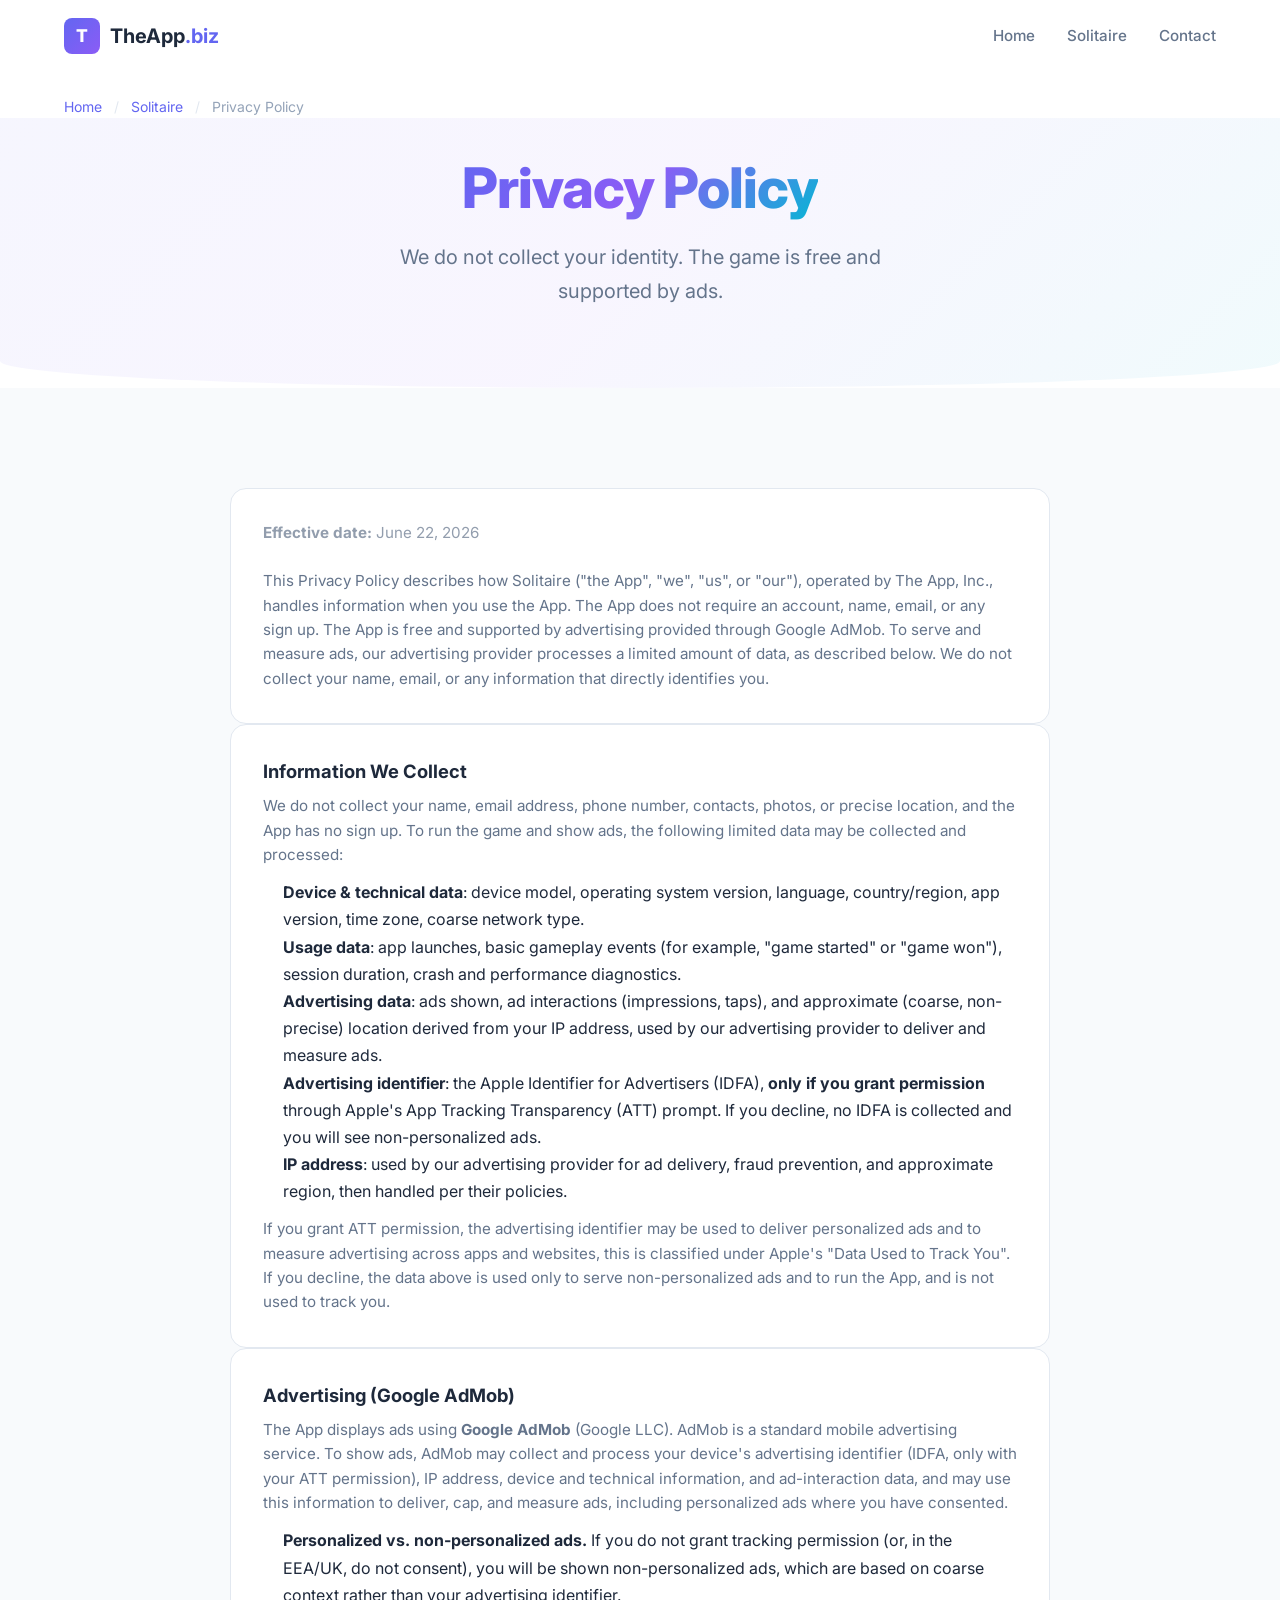
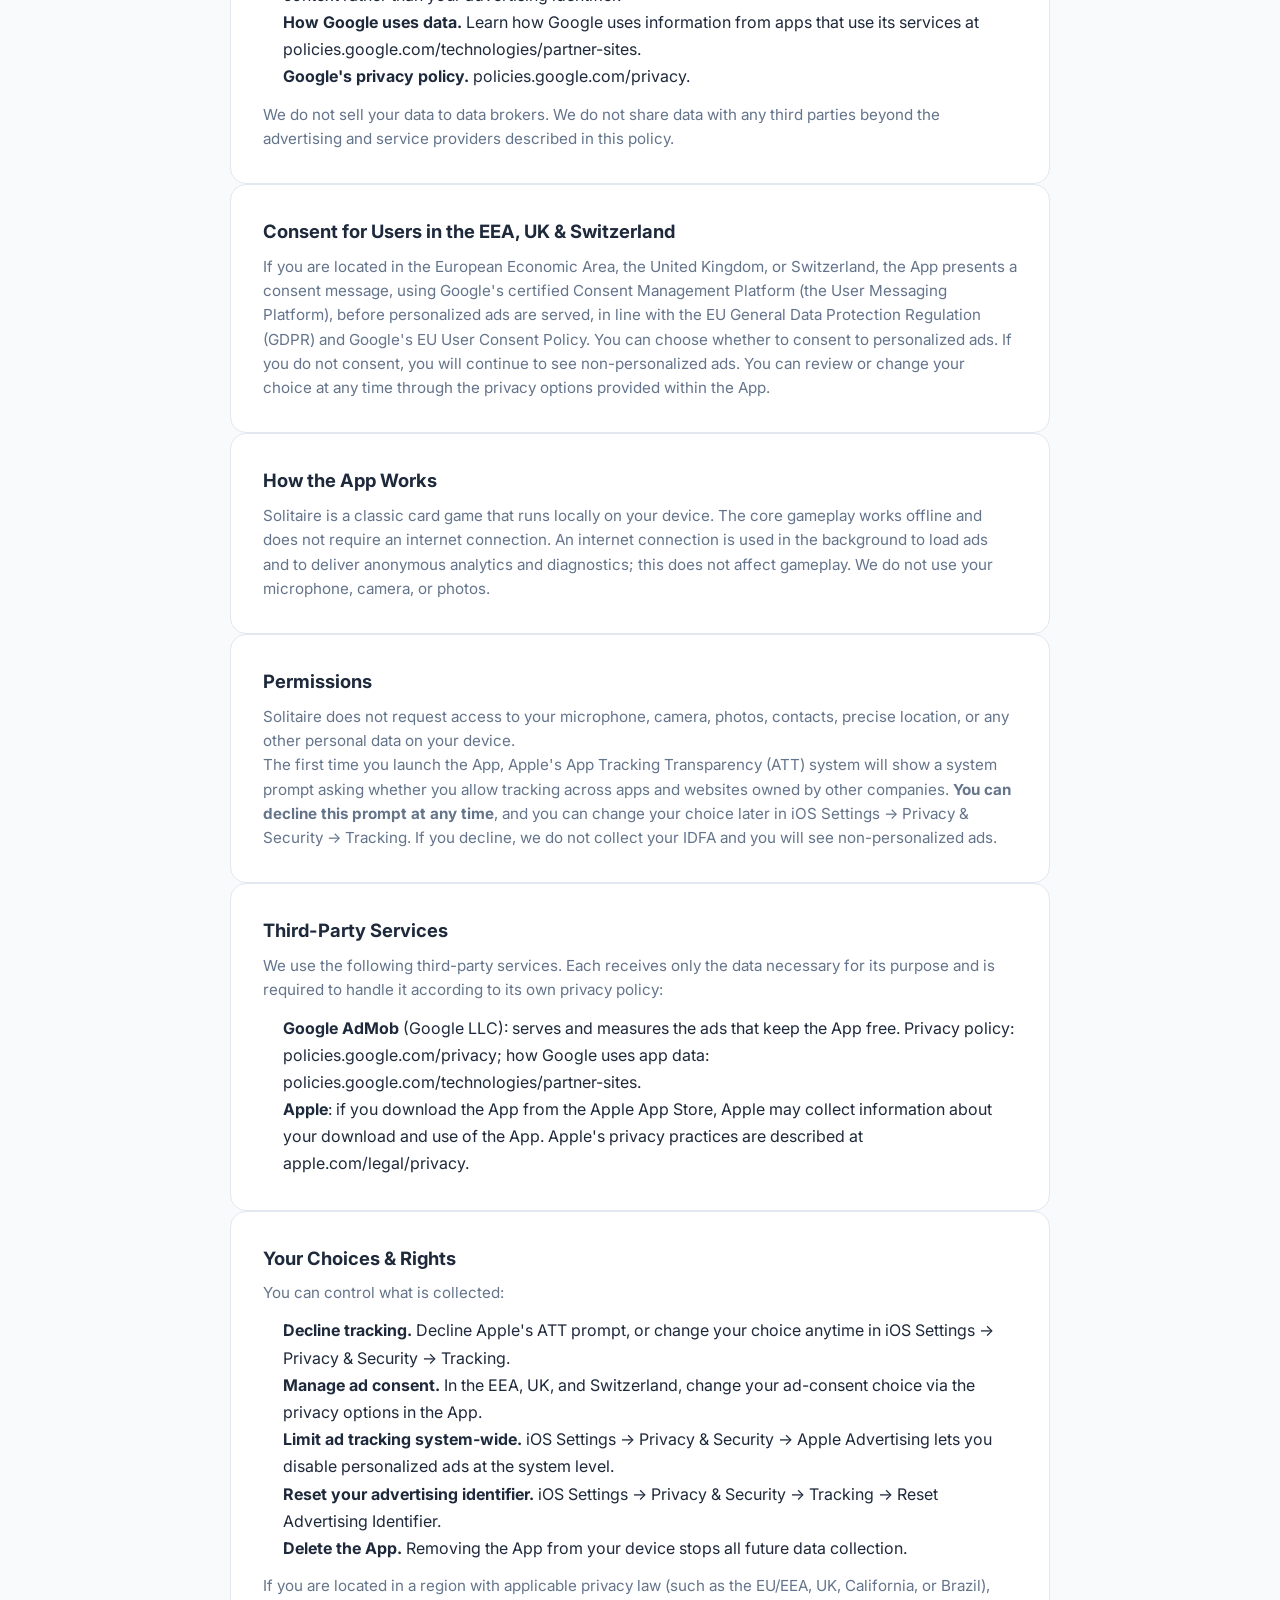
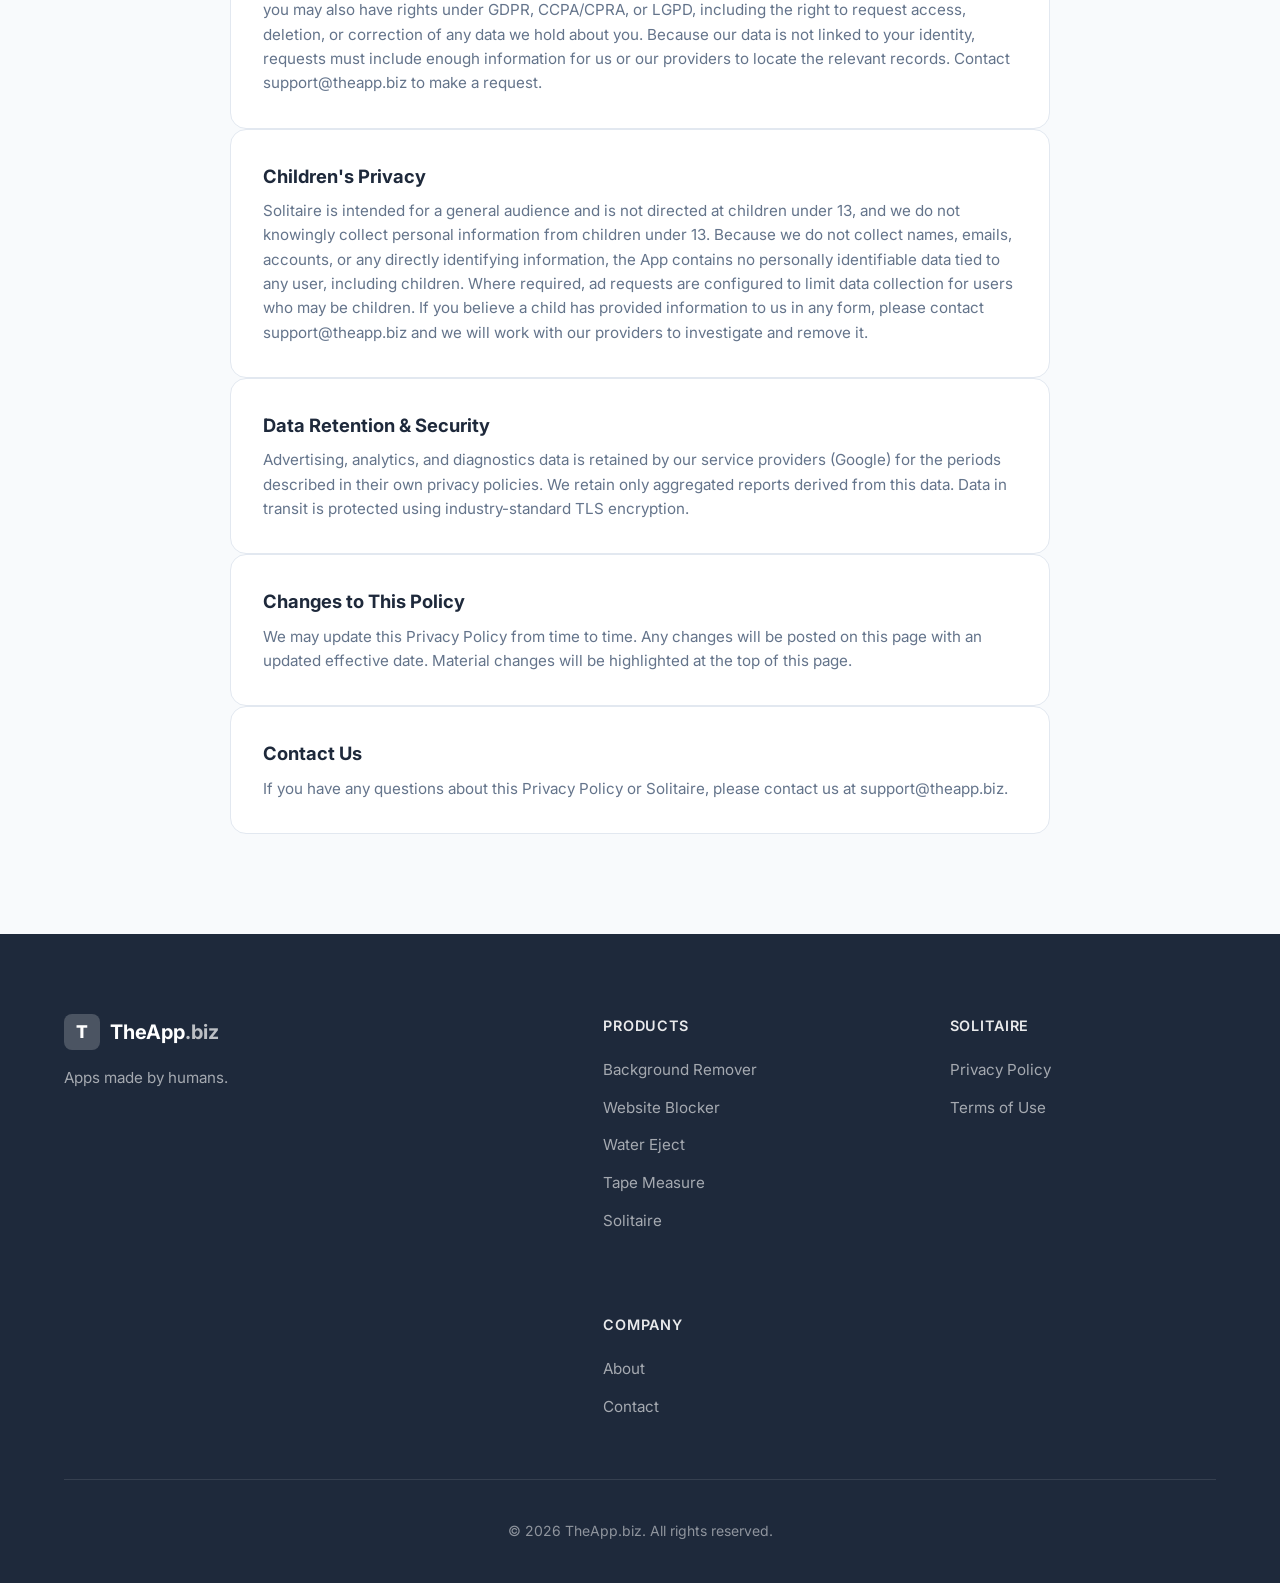
<file: solitaire/privacy.html>
<!DOCTYPE html>
<html lang="en">
<head>
    <meta charset="UTF-8">
    <meta name="viewport" content="width=device-width, initial-scale=1.0">
    <meta name="description" content="Privacy Policy for Solitaire, the classic card game for iPhone and iPad. We do not collect your identity. The free game is supported by Google AdMob ads, controlled by Apple's ATT prompt and EU consent.">
    <meta name="author" content="TheApp.biz">
    <meta name="robots" content="index, follow">
    <link rel="canonical" href="https://theapp.biz/solitaire/privacy.html">
    <title>Privacy Policy - Solitaire | TheApp.biz</title>

    <link rel="stylesheet" href="../css/style.css">
    <link rel="preconnect" href="https://fonts.googleapis.com">
    <link rel="preconnect" href="https://fonts.gstatic.com" crossorigin>
    <link href="https://fonts.googleapis.com/css2?family=Inter:wght@400;500;600;700;800&display=swap" rel="stylesheet">
</head>
<body>
    <!-- Header -->
    <header class="header">
        <nav class="nav container">
            <a href="/" class="logo">
                <span class="logo-icon">T</span>
                <span class="logo-text">TheApp<span class="logo-accent">.biz</span></span>
            </a>
            <ul class="nav-links">
                <li><a href="/">Home</a></li>
                <li><a href="/solitaire/">Solitaire</a></li>
                <li><a href="/#contact">Contact</a></li>
            </ul>
            <button class="mobile-menu-btn" aria-label="Toggle menu">
                <span></span>
                <span></span>
                <span></span>
            </button>
        </nav>
    </header>

    <main>
        <!-- Breadcrumb -->
        <nav class="breadcrumb container" aria-label="Breadcrumb">
            <a href="/">Home</a>
            <span class="breadcrumb-separator">/</span>
            <a href="/solitaire/">Solitaire</a>
            <span class="breadcrumb-separator">/</span>
            <span>Privacy Policy</span>
        </nav>

        <!-- Hero -->
        <section class="product-hero">
            <div class="container">
                <div class="product-hero-content">
                    <h1 class="product-hero-title"><span class="gradient-text">Privacy Policy</span></h1>
                    <p class="product-hero-tagline">We do not collect your identity. The game is free and supported by ads.</p>
                </div>
            </div>
            <div class="hero-bg"></div>
        </section>

        <!-- Policy Content -->
        <section class="pp-features">
            <div class="container">
                <div class="pp-faq-list" style="max-width:820px;margin:0 auto">
                    <div class="pp-feature-card">
                        <p style="opacity:0.7;margin-bottom:1.5rem"><strong>Effective date:</strong> June 22, 2026</p>
                        <p>This Privacy Policy describes how Solitaire ("the App", "we", "us", or "our"), operated by The App, Inc., handles information when you use the App. The App does not require an account, name, email, or any sign up. The App is free and supported by advertising provided through Google AdMob. To serve and measure ads, our advertising provider processes a limited amount of data, as described below. We do not collect your name, email, or any information that directly identifies you.</p>
                    </div>

                    <div class="pp-feature-card">
                        <h3>Information We Collect</h3>
                        <p>We do not collect your name, email address, phone number, contacts, photos, or precise location, and the App has no sign up. To run the game and show ads, the following limited data may be collected and processed:</p>
                        <ul style="margin:0.75rem 0 0 1.25rem;line-height:1.7">
                            <li><strong>Device &amp; technical data</strong>: device model, operating system version, language, country/region, app version, time zone, coarse network type.</li>
                            <li><strong>Usage data</strong>: app launches, basic gameplay events (for example, "game started" or "game won"), session duration, crash and performance diagnostics.</li>
                            <li><strong>Advertising data</strong>: ads shown, ad interactions (impressions, taps), and approximate (coarse, non-precise) location derived from your IP address, used by our advertising provider to deliver and measure ads.</li>
                            <li><strong>Advertising identifier</strong>: the Apple Identifier for Advertisers (IDFA), <strong>only if you grant permission</strong> through Apple's App Tracking Transparency (ATT) prompt. If you decline, no IDFA is collected and you will see non-personalized ads.</li>
                            <li><strong>IP address</strong>: used by our advertising provider for ad delivery, fraud prevention, and approximate region, then handled per their policies.</li>
                        </ul>
                        <p style="margin-top:0.75rem">If you grant ATT permission, the advertising identifier may be used to deliver personalized ads and to measure advertising across apps and websites, this is classified under Apple's "Data Used to Track You". If you decline, the data above is used only to serve non-personalized ads and to run the App, and is not used to track you.</p>
                    </div>

                    <div class="pp-feature-card">
                        <h3>Advertising (Google AdMob)</h3>
                        <p>The App displays ads using <strong>Google AdMob</strong> (Google LLC). AdMob is a standard mobile advertising service. To show ads, AdMob may collect and process your device's advertising identifier (IDFA, only with your ATT permission), IP address, device and technical information, and ad-interaction data, and may use this information to deliver, cap, and measure ads, including personalized ads where you have consented.</p>
                        <ul style="margin:0.75rem 0 0 1.25rem;line-height:1.7">
                            <li><strong>Personalized vs. non-personalized ads.</strong> If you do not grant tracking permission (or, in the EEA/UK, do not consent), you will be shown non-personalized ads, which are based on coarse context rather than your advertising identifier.</li>
                            <li><strong>How Google uses data.</strong> Learn how Google uses information from apps that use its services at <a href="https://policies.google.com/technologies/partner-sites" target="_blank" rel="noopener">policies.google.com/technologies/partner-sites</a>.</li>
                            <li><strong>Google's privacy policy.</strong> <a href="https://policies.google.com/privacy" target="_blank" rel="noopener">policies.google.com/privacy</a>.</li>
                        </ul>
                        <p style="margin-top:0.75rem">We do not sell your data to data brokers. We do not share data with any third parties beyond the advertising and service providers described in this policy.</p>
                    </div>

                    <div class="pp-feature-card">
                        <h3>Consent for Users in the EEA, UK &amp; Switzerland</h3>
                        <p>If you are located in the European Economic Area, the United Kingdom, or Switzerland, the App presents a consent message, using Google's certified Consent Management Platform (the User Messaging Platform), before personalized ads are served, in line with the EU General Data Protection Regulation (GDPR) and Google's EU User Consent Policy. You can choose whether to consent to personalized ads. If you do not consent, you will continue to see non-personalized ads. You can review or change your choice at any time through the privacy options provided within the App.</p>
                    </div>

                    <div class="pp-feature-card">
                        <h3>How the App Works</h3>
                        <p>Solitaire is a classic card game that runs locally on your device. The core gameplay works offline and does not require an internet connection. An internet connection is used in the background to load ads and to deliver anonymous analytics and diagnostics; this does not affect gameplay. We do not use your microphone, camera, or photos.</p>
                    </div>

                    <div class="pp-feature-card">
                        <h3>Permissions</h3>
                        <p>Solitaire does not request access to your microphone, camera, photos, contacts, precise location, or any other personal data on your device.</p>
                        <p>The first time you launch the App, Apple's App Tracking Transparency (ATT) system will show a system prompt asking whether you allow tracking across apps and websites owned by other companies. <strong>You can decline this prompt at any time</strong>, and you can change your choice later in iOS Settings → Privacy &amp; Security → Tracking. If you decline, we do not collect your IDFA and you will see non-personalized ads.</p>
                    </div>

                    <div class="pp-feature-card">
                        <h3>Third-Party Services</h3>
                        <p>We use the following third-party services. Each receives only the data necessary for its purpose and is required to handle it according to its own privacy policy:</p>
                        <ul style="margin:0.75rem 0 0 1.25rem;line-height:1.7">
                            <li><strong>Google AdMob</strong> (Google LLC): serves and measures the ads that keep the App free. Privacy policy: <a href="https://policies.google.com/privacy" target="_blank" rel="noopener">policies.google.com/privacy</a>; how Google uses app data: <a href="https://policies.google.com/technologies/partner-sites" target="_blank" rel="noopener">policies.google.com/technologies/partner-sites</a>.</li>
                            <li><strong>Apple</strong>: if you download the App from the Apple App Store, Apple may collect information about your download and use of the App. Apple's privacy practices are described at <a href="https://www.apple.com/legal/privacy/" target="_blank" rel="noopener">apple.com/legal/privacy</a>.</li>
                        </ul>
                    </div>

                    <div class="pp-feature-card">
                        <h3>Your Choices &amp; Rights</h3>
                        <p>You can control what is collected:</p>
                        <ul style="margin:0.75rem 0 0 1.25rem;line-height:1.7">
                            <li><strong>Decline tracking.</strong> Decline Apple's ATT prompt, or change your choice anytime in iOS Settings → Privacy &amp; Security → Tracking.</li>
                            <li><strong>Manage ad consent.</strong> In the EEA, UK, and Switzerland, change your ad-consent choice via the privacy options in the App.</li>
                            <li><strong>Limit ad tracking system-wide.</strong> iOS Settings → Privacy &amp; Security → Apple Advertising lets you disable personalized ads at the system level.</li>
                            <li><strong>Reset your advertising identifier.</strong> iOS Settings → Privacy &amp; Security → Tracking → Reset Advertising Identifier.</li>
                            <li><strong>Delete the App.</strong> Removing the App from your device stops all future data collection.</li>
                        </ul>
                        <p style="margin-top:0.75rem">If you are located in a region with applicable privacy law (such as the EU/EEA, UK, California, or Brazil), you may also have rights under GDPR, CCPA/CPRA, or LGPD, including the right to request access, deletion, or correction of any data we hold about you. Because our data is not linked to your identity, requests must include enough information for us or our providers to locate the relevant records. Contact <a href="mailto:support@theapp.biz">support@theapp.biz</a> to make a request.</p>
                    </div>

                    <div class="pp-feature-card">
                        <h3>Children's Privacy</h3>
                        <p>Solitaire is intended for a general audience and is not directed at children under 13, and we do not knowingly collect personal information from children under 13. Because we do not collect names, emails, accounts, or any directly identifying information, the App contains no personally identifiable data tied to any user, including children. Where required, ad requests are configured to limit data collection for users who may be children. If you believe a child has provided information to us in any form, please contact <a href="mailto:support@theapp.biz">support@theapp.biz</a> and we will work with our providers to investigate and remove it.</p>
                    </div>

                    <div class="pp-feature-card">
                        <h3>Data Retention &amp; Security</h3>
                        <p>Advertising, analytics, and diagnostics data is retained by our service providers (Google) for the periods described in their own privacy policies. We retain only aggregated reports derived from this data. Data in transit is protected using industry-standard TLS encryption.</p>
                    </div>

                    <div class="pp-feature-card">
                        <h3>Changes to This Policy</h3>
                        <p>We may update this Privacy Policy from time to time. Any changes will be posted on this page with an updated effective date. Material changes will be highlighted at the top of this page.</p>
                    </div>

                    <div class="pp-feature-card">
                        <h3>Contact Us</h3>
                        <p>If you have any questions about this Privacy Policy or Solitaire, please contact us at <a href="mailto:support@theapp.biz">support@theapp.biz</a>.</p>
                    </div>
                </div>
            </div>
        </section>
    </main>

    <!-- Footer -->
    <footer class="footer">
        <div class="container">
            <div class="footer-content">
                <div class="footer-brand">
                    <a href="/" class="logo">
                        <span class="logo-icon">T</span>
                        <span class="logo-text">TheApp<span class="logo-accent">.biz</span></span>
                    </a>
                    <p class="footer-tagline">Apps made by humans.</p>
                </div>
                <div class="footer-links">
                    <div class="footer-column">
                        <h4>Products</h4>
                        <ul>
                            <li><a href="/backgroundremover/">Background Remover</a></li>
                            <li><a href="/websiteblocker/">Website Blocker</a></li>
                            <li><a href="/watereject/">Water Eject</a></li>
                            <li><a href="/tapemeasure/">Tape Measure</a></li>
                            <li><a href="/solitaire/">Solitaire</a></li>
                        </ul>
                    </div>
                    <div class="footer-column">
                        <h4>Solitaire</h4>
                        <ul>
                            <li><a href="/solitaire/privacy.html">Privacy Policy</a></li>
                            <li><a href="/solitaire/terms.html">Terms of Use</a></li>
                        </ul>
                    </div>
                    <div class="footer-column">
                        <h4>Company</h4>
                        <ul>
                            <li><a href="/#about">About</a></li>
                            <li><a href="/#contact">Contact</a></li>
                        </ul>
                    </div>
                </div>
            </div>
            <div class="footer-bottom">
                <p>&copy; 2026 TheApp.biz. All rights reserved.</p>
            </div>
        </div>
    </footer>

    <script>
        const mobileMenuBtn = document.querySelector('.mobile-menu-btn');
        const navLinks = document.querySelector('.nav-links');

        mobileMenuBtn.addEventListener('click', () => {
            navLinks.classList.toggle('active');
            mobileMenuBtn.classList.toggle('active');
        });

        const header = document.querySelector('.header');
        window.addEventListener('scroll', () => {
            if (window.pageYOffset > 50) {
                header.classList.add('scrolled');
            } else {
                header.classList.remove('scrolled');
            }
        });
    </script>
</body>
</html>
</file>
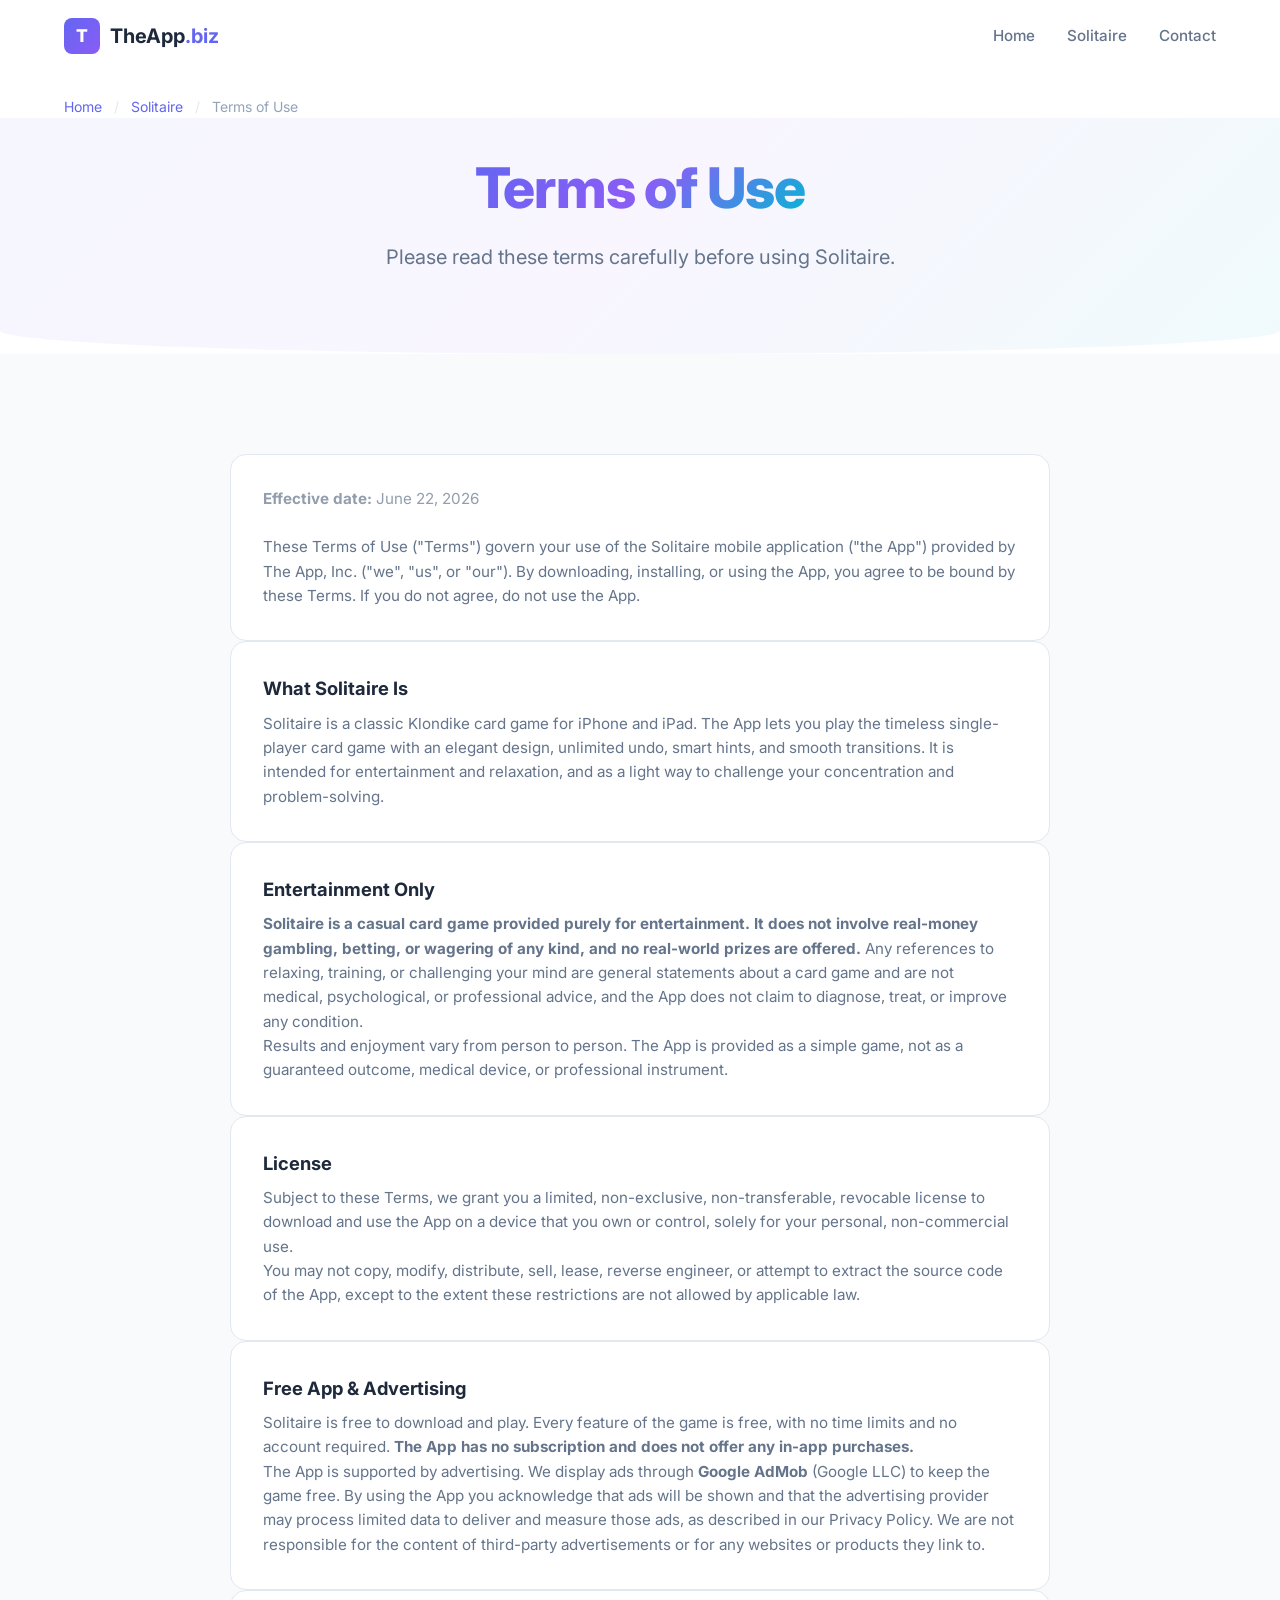
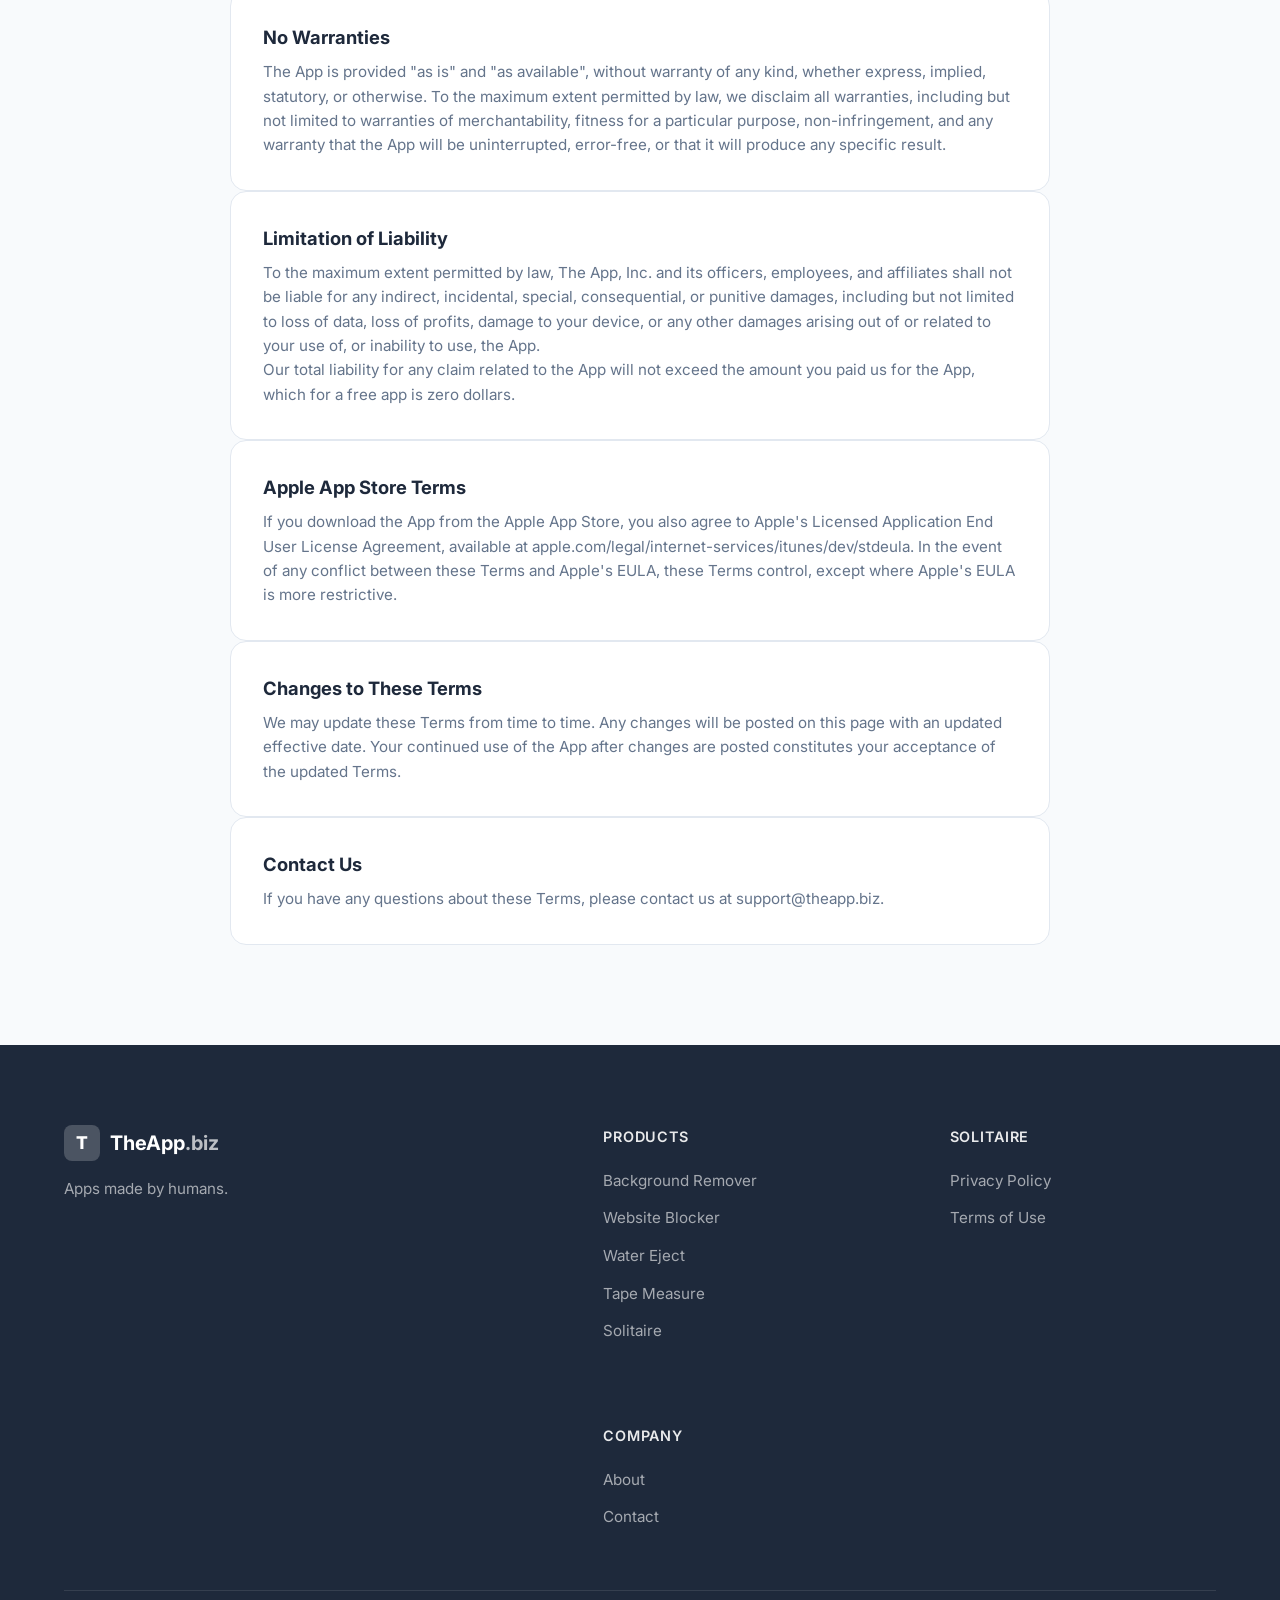
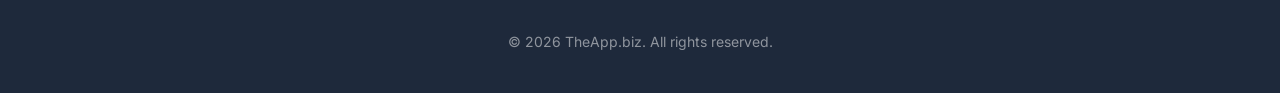
<file: solitaire/terms.html>
<!DOCTYPE html>
<html lang="en">
<head>
    <meta charset="UTF-8">
    <meta name="viewport" content="width=device-width, initial-scale=1.0">
    <meta name="description" content="Terms of Use for Solitaire, the gorgeous classic card game for iPhone and iPad. The rules for using the App.">
    <meta name="author" content="TheApp.biz">
    <meta name="robots" content="index, follow">
    <link rel="canonical" href="https://theapp.biz/solitaire/terms.html">
    <title>Terms of Use - Solitaire | TheApp.biz</title>

    <link rel="stylesheet" href="../css/style.css">
    <link rel="preconnect" href="https://fonts.googleapis.com">
    <link rel="preconnect" href="https://fonts.gstatic.com" crossorigin>
    <link href="https://fonts.googleapis.com/css2?family=Inter:wght@400;500;600;700;800&display=swap" rel="stylesheet">
</head>
<body>
    <!-- Header -->
    <header class="header">
        <nav class="nav container">
            <a href="/" class="logo">
                <span class="logo-icon">T</span>
                <span class="logo-text">TheApp<span class="logo-accent">.biz</span></span>
            </a>
            <ul class="nav-links">
                <li><a href="/">Home</a></li>
                <li><a href="/solitaire/">Solitaire</a></li>
                <li><a href="/#contact">Contact</a></li>
            </ul>
            <button class="mobile-menu-btn" aria-label="Toggle menu">
                <span></span>
                <span></span>
                <span></span>
            </button>
        </nav>
    </header>

    <main>
        <!-- Breadcrumb -->
        <nav class="breadcrumb container" aria-label="Breadcrumb">
            <a href="/">Home</a>
            <span class="breadcrumb-separator">/</span>
            <a href="/solitaire/">Solitaire</a>
            <span class="breadcrumb-separator">/</span>
            <span>Terms of Use</span>
        </nav>

        <!-- Hero -->
        <section class="product-hero">
            <div class="container">
                <div class="product-hero-content">
                    <h1 class="product-hero-title"><span class="gradient-text">Terms of Use</span></h1>
                    <p class="product-hero-tagline">Please read these terms carefully before using Solitaire.</p>
                </div>
            </div>
            <div class="hero-bg"></div>
        </section>

        <!-- Terms Content -->
        <section class="pp-features">
            <div class="container">
                <div class="pp-faq-list" style="max-width:820px;margin:0 auto">
                    <div class="pp-feature-card">
                        <p style="opacity:0.7;margin-bottom:1.5rem"><strong>Effective date:</strong> June 22, 2026</p>
                        <p>These Terms of Use ("Terms") govern your use of the Solitaire mobile application ("the App") provided by The App, Inc. ("we", "us", or "our"). By downloading, installing, or using the App, you agree to be bound by these Terms. If you do not agree, do not use the App.</p>
                    </div>

                    <div class="pp-feature-card">
                        <h3>What Solitaire Is</h3>
                        <p>Solitaire is a classic Klondike card game for iPhone and iPad. The App lets you play the timeless single-player card game with an elegant design, unlimited undo, smart hints, and smooth transitions. It is intended for entertainment and relaxation, and as a light way to challenge your concentration and problem-solving.</p>
                    </div>

                    <div class="pp-feature-card">
                        <h3>Entertainment Only</h3>
                        <p><strong>Solitaire is a casual card game provided purely for entertainment. It does not involve real-money gambling, betting, or wagering of any kind, and no real-world prizes are offered.</strong> Any references to relaxing, training, or challenging your mind are general statements about a card game and are not medical, psychological, or professional advice, and the App does not claim to diagnose, treat, or improve any condition.</p>
                        <p>Results and enjoyment vary from person to person. The App is provided as a simple game, not as a guaranteed outcome, medical device, or professional instrument.</p>
                    </div>

                    <div class="pp-feature-card">
                        <h3>License</h3>
                        <p>Subject to these Terms, we grant you a limited, non-exclusive, non-transferable, revocable license to download and use the App on a device that you own or control, solely for your personal, non-commercial use.</p>
                        <p>You may not copy, modify, distribute, sell, lease, reverse engineer, or attempt to extract the source code of the App, except to the extent these restrictions are not allowed by applicable law.</p>
                    </div>

                    <div class="pp-feature-card">
                        <h3>Free App &amp; Advertising</h3>
                        <p>Solitaire is free to download and play. Every feature of the game is free, with no time limits and no account required. <strong>The App has no subscription and does not offer any in-app purchases.</strong></p>
                        <p>The App is supported by advertising. We display ads through <strong>Google AdMob</strong> (Google LLC) to keep the game free. By using the App you acknowledge that ads will be shown and that the advertising provider may process limited data to deliver and measure those ads, as described in our <a href="/solitaire/privacy.html">Privacy Policy</a>. We are not responsible for the content of third-party advertisements or for any websites or products they link to.</p>
                    </div>

                    <div class="pp-feature-card">
                        <h3>No Warranties</h3>
                        <p>The App is provided "as is" and "as available", without warranty of any kind, whether express, implied, statutory, or otherwise. To the maximum extent permitted by law, we disclaim all warranties, including but not limited to warranties of merchantability, fitness for a particular purpose, non-infringement, and any warranty that the App will be uninterrupted, error-free, or that it will produce any specific result.</p>
                    </div>

                    <div class="pp-feature-card">
                        <h3>Limitation of Liability</h3>
                        <p>To the maximum extent permitted by law, The App, Inc. and its officers, employees, and affiliates shall not be liable for any indirect, incidental, special, consequential, or punitive damages, including but not limited to loss of data, loss of profits, damage to your device, or any other damages arising out of or related to your use of, or inability to use, the App.</p>
                        <p>Our total liability for any claim related to the App will not exceed the amount you paid us for the App, which for a free app is zero dollars.</p>
                    </div>

                    <div class="pp-feature-card">
                        <h3>Apple App Store Terms</h3>
                        <p>If you download the App from the Apple App Store, you also agree to Apple's Licensed Application End User License Agreement, available at <a href="https://www.apple.com/legal/internet-services/itunes/dev/stdeula/" target="_blank" rel="noopener">apple.com/legal/internet-services/itunes/dev/stdeula</a>. In the event of any conflict between these Terms and Apple's EULA, these Terms control, except where Apple's EULA is more restrictive.</p>
                    </div>

                    <div class="pp-feature-card">
                        <h3>Changes to These Terms</h3>
                        <p>We may update these Terms from time to time. Any changes will be posted on this page with an updated effective date. Your continued use of the App after changes are posted constitutes your acceptance of the updated Terms.</p>
                    </div>

                    <div class="pp-feature-card">
                        <h3>Contact Us</h3>
                        <p>If you have any questions about these Terms, please contact us at <a href="mailto:support@theapp.biz">support@theapp.biz</a>.</p>
                    </div>
                </div>
            </div>
        </section>
    </main>

    <!-- Footer -->
    <footer class="footer">
        <div class="container">
            <div class="footer-content">
                <div class="footer-brand">
                    <a href="/" class="logo">
                        <span class="logo-icon">T</span>
                        <span class="logo-text">TheApp<span class="logo-accent">.biz</span></span>
                    </a>
                    <p class="footer-tagline">Apps made by humans.</p>
                </div>
                <div class="footer-links">
                    <div class="footer-column">
                        <h4>Products</h4>
                        <ul>
                            <li><a href="/backgroundremover/">Background Remover</a></li>
                            <li><a href="/websiteblocker/">Website Blocker</a></li>
                            <li><a href="/watereject/">Water Eject</a></li>
                            <li><a href="/tapemeasure/">Tape Measure</a></li>
                            <li><a href="/solitaire/">Solitaire</a></li>
                        </ul>
                    </div>
                    <div class="footer-column">
                        <h4>Solitaire</h4>
                        <ul>
                            <li><a href="/solitaire/privacy.html">Privacy Policy</a></li>
                            <li><a href="/solitaire/terms.html">Terms of Use</a></li>
                        </ul>
                    </div>
                    <div class="footer-column">
                        <h4>Company</h4>
                        <ul>
                            <li><a href="/#about">About</a></li>
                            <li><a href="/#contact">Contact</a></li>
                        </ul>
                    </div>
                </div>
            </div>
            <div class="footer-bottom">
                <p>&copy; 2026 TheApp.biz. All rights reserved.</p>
            </div>
        </div>
    </footer>

    <script>
        const mobileMenuBtn = document.querySelector('.mobile-menu-btn');
        const navLinks = document.querySelector('.nav-links');

        mobileMenuBtn.addEventListener('click', () => {
            navLinks.classList.toggle('active');
            mobileMenuBtn.classList.toggle('active');
        });

        const header = document.querySelector('.header');
        window.addEventListener('scroll', () => {
            if (window.pageYOffset > 50) {
                header.classList.add('scrolled');
            } else {
                header.classList.remove('scrolled');
            }
        });
    </script>
</body>
</html>
</file>
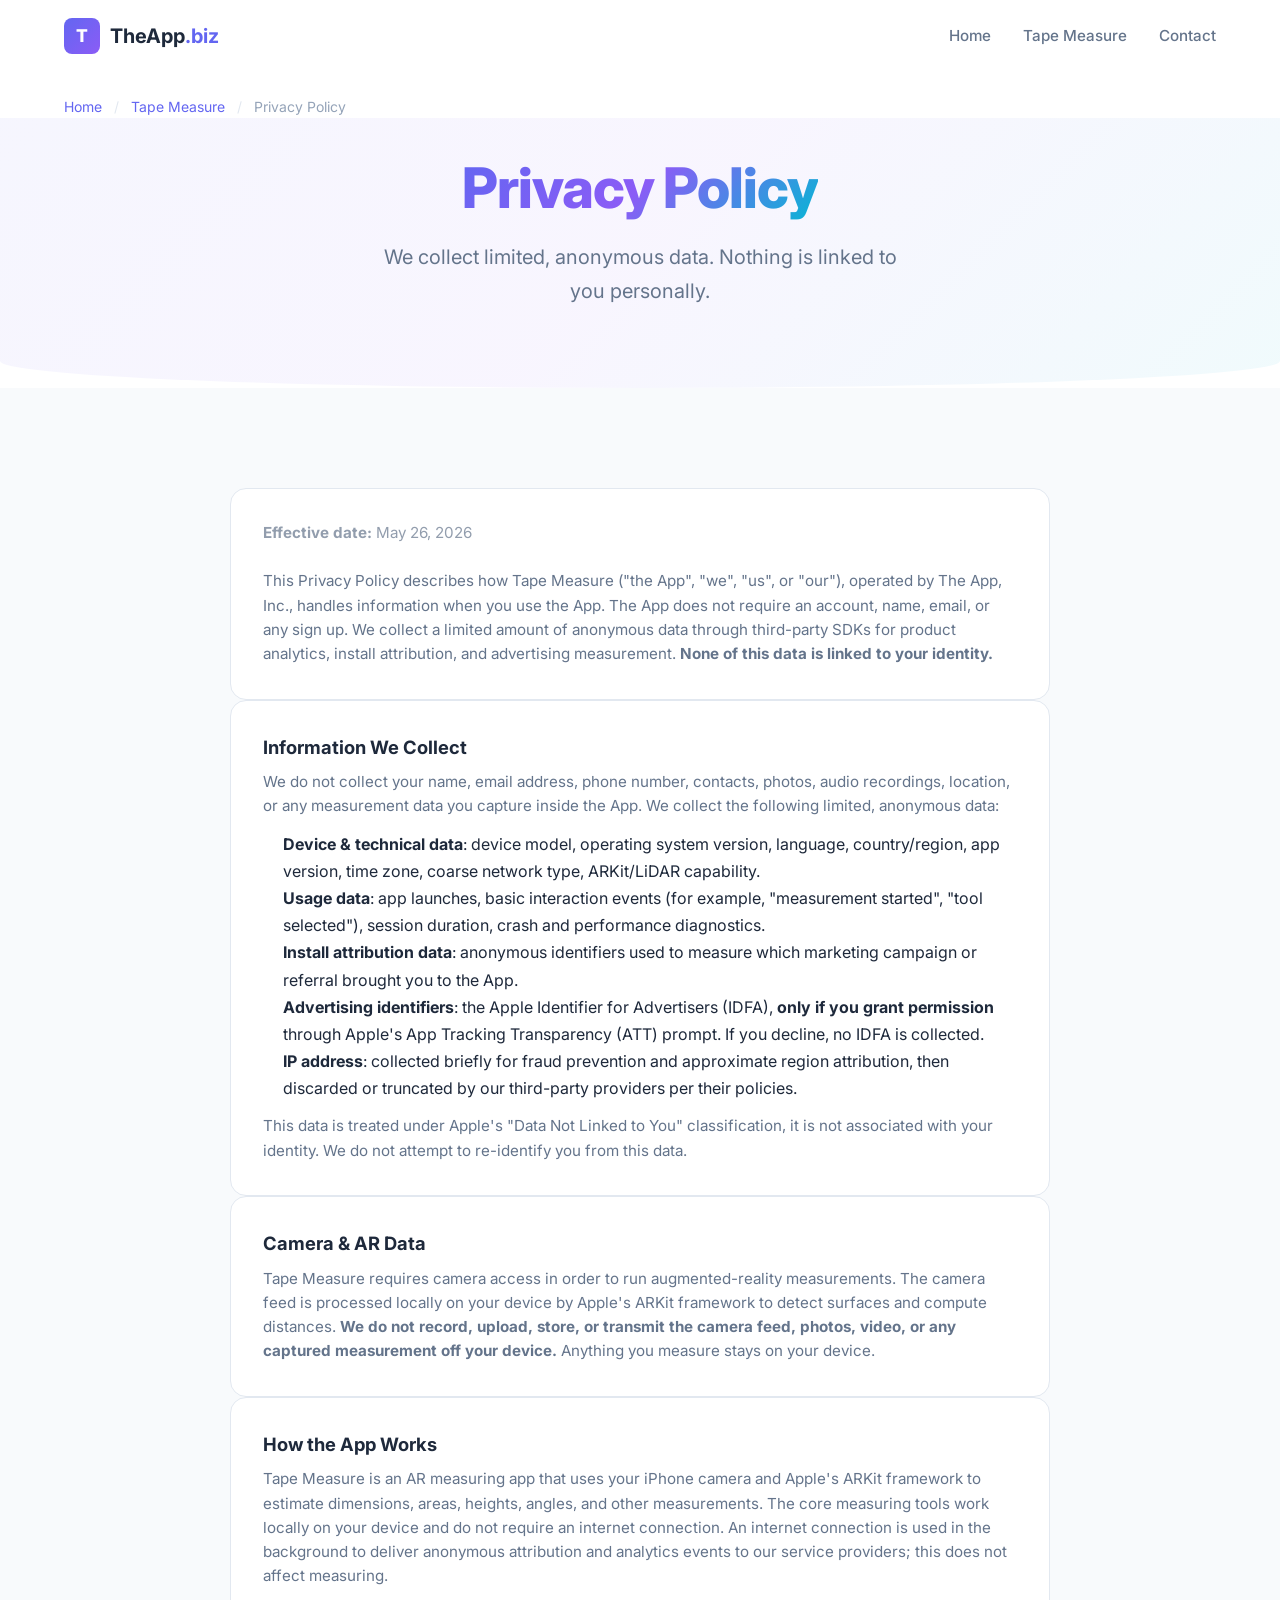
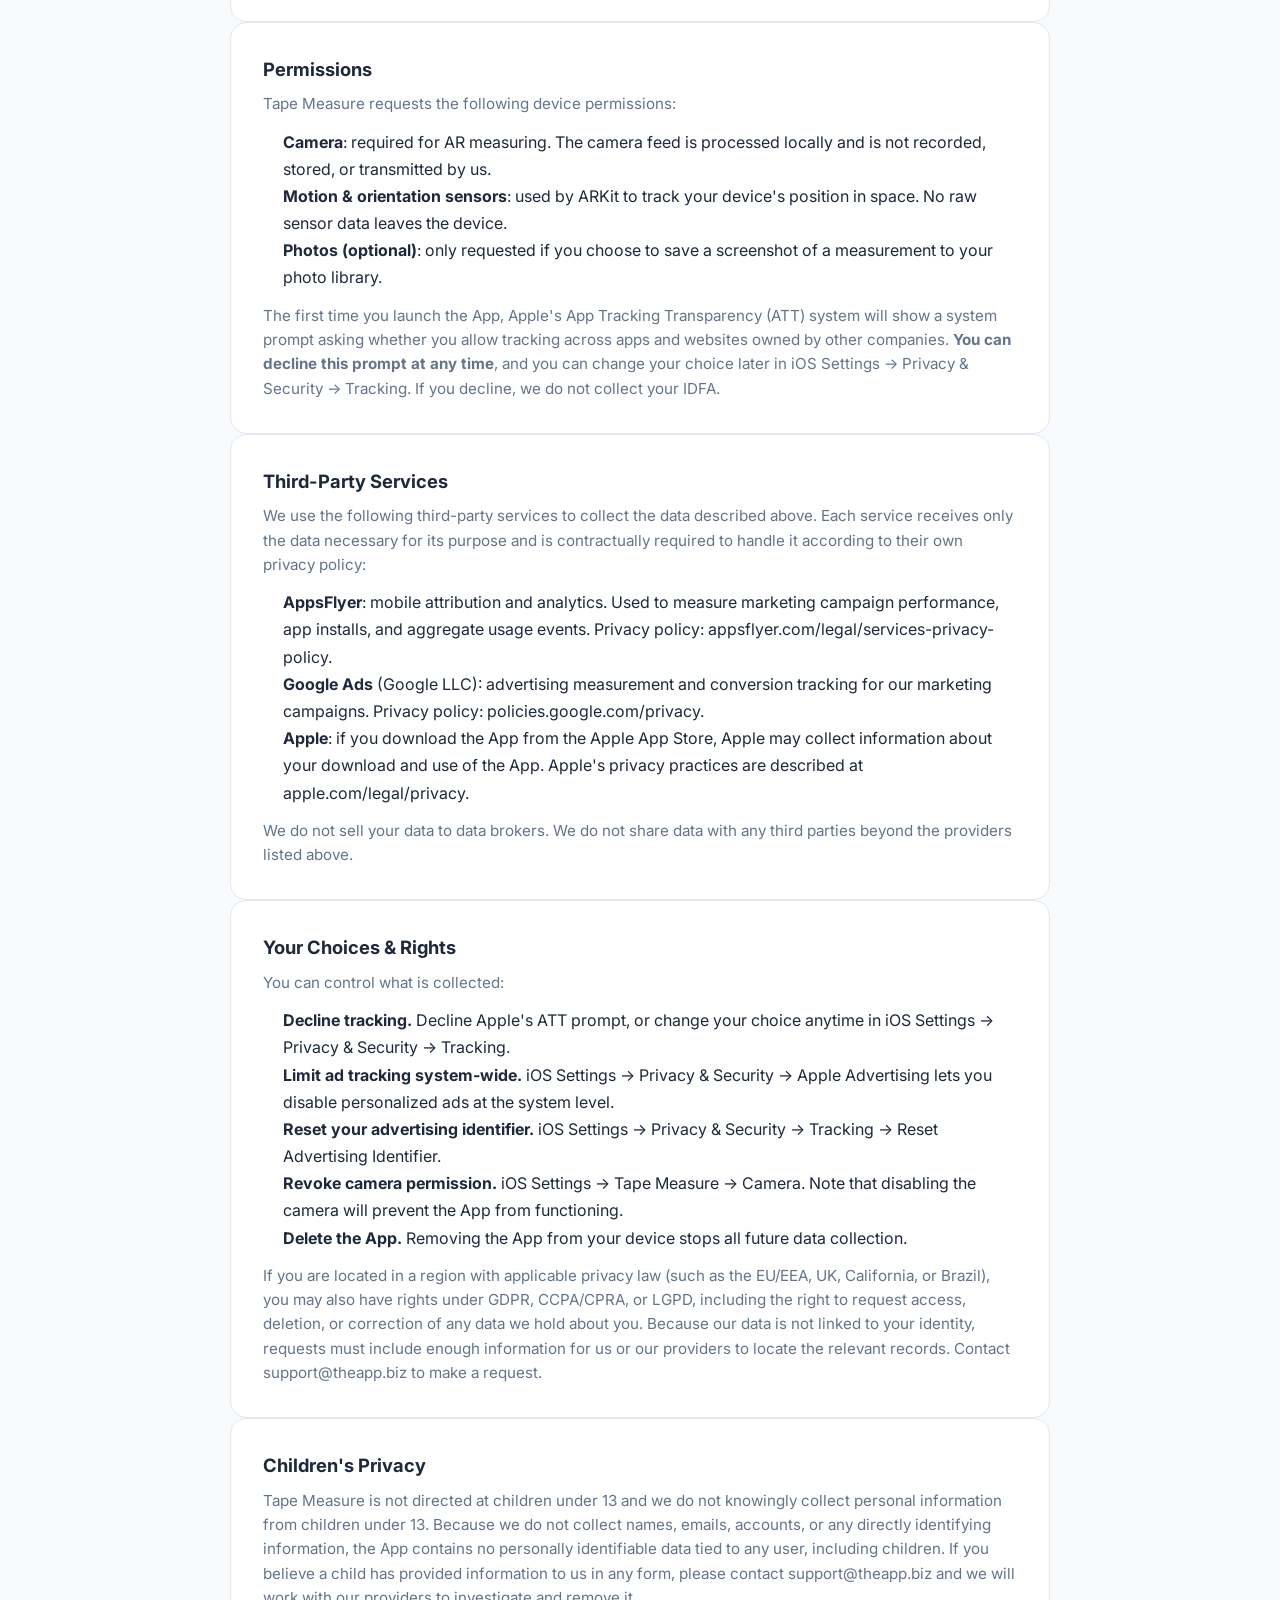
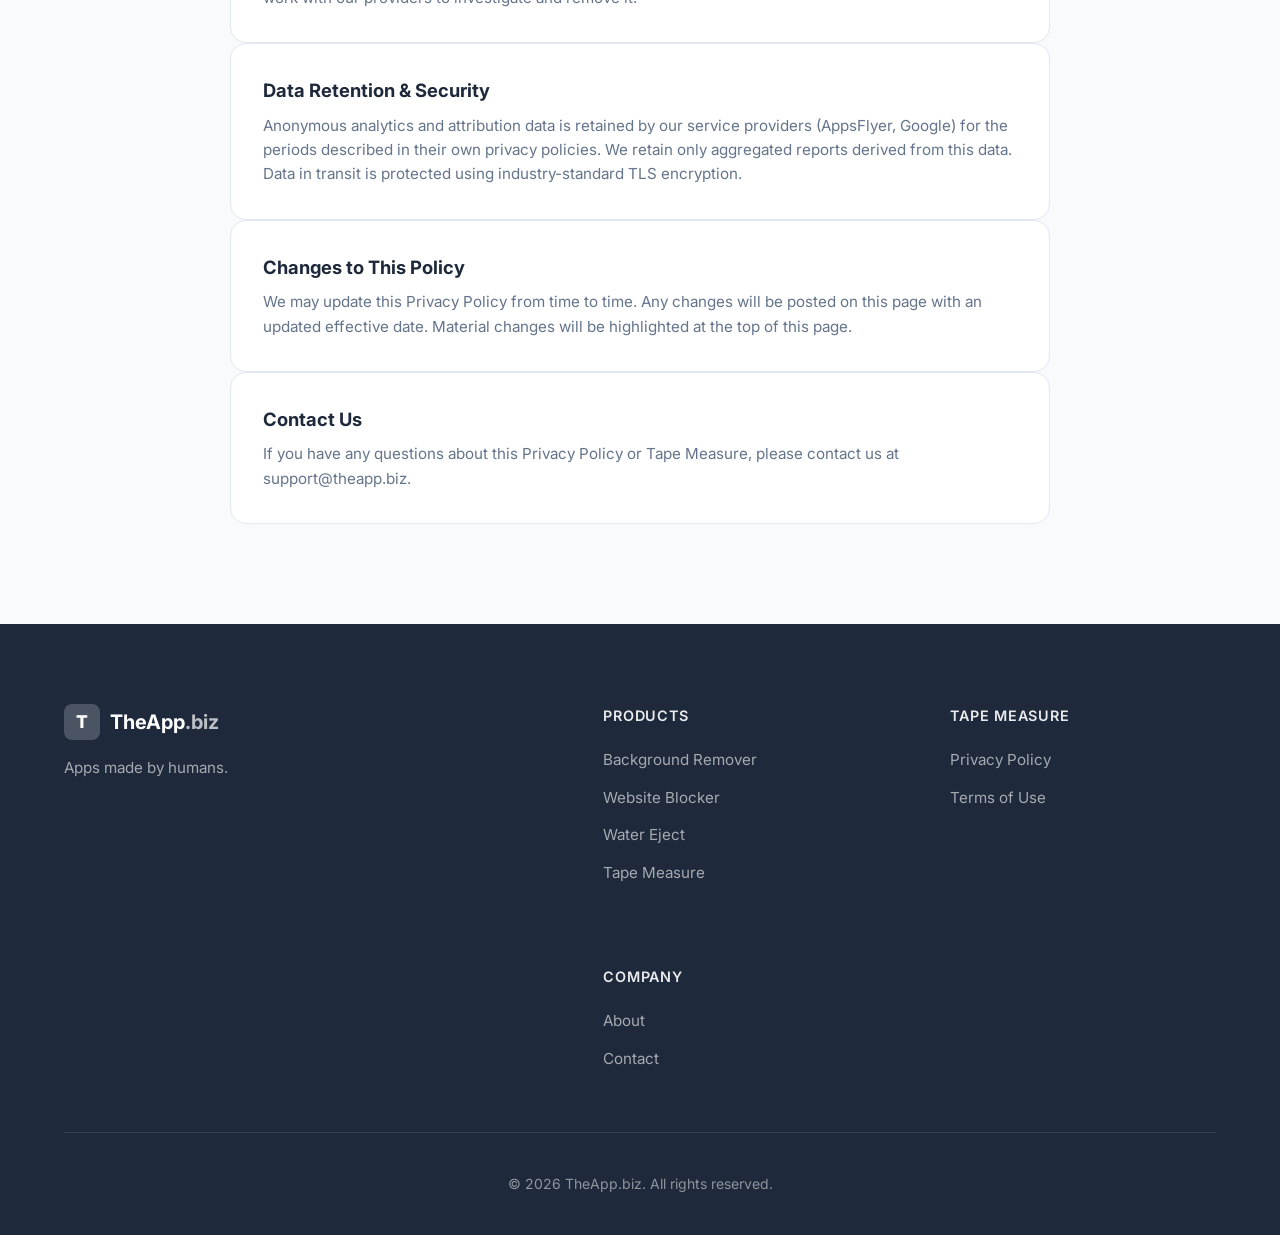
<file: tapemeasure/privacy.html>
<!DOCTYPE html>
<html lang="en">
<head>
    <meta charset="UTF-8">
    <meta name="viewport" content="width=device-width, initial-scale=1.0">
    <meta name="description" content="Privacy Policy for Tape Measure, the AR measuring app for iPhone. We collect limited anonymous data through AppsFlyer and Google Ads that is not linked to your identity. No account required.">
    <meta name="author" content="TheApp.biz">
    <meta name="robots" content="index, follow">
    <link rel="canonical" href="https://theapp.biz/tapemeasure/privacy.html">
    <title>Privacy Policy - Tape Measure | TheApp.biz</title>

    <link rel="stylesheet" href="../css/style.css">
    <link rel="preconnect" href="https://fonts.googleapis.com">
    <link rel="preconnect" href="https://fonts.gstatic.com" crossorigin>
    <link href="https://fonts.googleapis.com/css2?family=Inter:wght@400;500;600;700;800&display=swap" rel="stylesheet">
</head>
<body>
    <!-- Header -->
    <header class="header">
        <nav class="nav container">
            <a href="/" class="logo">
                <span class="logo-icon">T</span>
                <span class="logo-text">TheApp<span class="logo-accent">.biz</span></span>
            </a>
            <ul class="nav-links">
                <li><a href="/">Home</a></li>
                <li><a href="/tapemeasure/">Tape Measure</a></li>
                <li><a href="/#contact">Contact</a></li>
            </ul>
            <button class="mobile-menu-btn" aria-label="Toggle menu">
                <span></span>
                <span></span>
                <span></span>
            </button>
        </nav>
    </header>

    <main>
        <!-- Breadcrumb -->
        <nav class="breadcrumb container" aria-label="Breadcrumb">
            <a href="/">Home</a>
            <span class="breadcrumb-separator">/</span>
            <a href="/tapemeasure/">Tape Measure</a>
            <span class="breadcrumb-separator">/</span>
            <span>Privacy Policy</span>
        </nav>

        <!-- Hero -->
        <section class="product-hero">
            <div class="container">
                <div class="product-hero-content">
                    <h1 class="product-hero-title"><span class="gradient-text">Privacy Policy</span></h1>
                    <p class="product-hero-tagline">We collect limited, anonymous data. Nothing is linked to you personally.</p>
                </div>
            </div>
            <div class="hero-bg"></div>
        </section>

        <!-- Policy Content -->
        <section class="pp-features">
            <div class="container">
                <div class="pp-faq-list" style="max-width:820px;margin:0 auto">
                    <div class="pp-feature-card">
                        <p style="opacity:0.7;margin-bottom:1.5rem"><strong>Effective date:</strong> May 26, 2026</p>
                        <p>This Privacy Policy describes how Tape Measure ("the App", "we", "us", or "our"), operated by The App, Inc., handles information when you use the App. The App does not require an account, name, email, or any sign up. We collect a limited amount of anonymous data through third-party SDKs for product analytics, install attribution, and advertising measurement. <strong>None of this data is linked to your identity.</strong></p>
                    </div>

                    <div class="pp-feature-card">
                        <h3>Information We Collect</h3>
                        <p>We do not collect your name, email address, phone number, contacts, photos, audio recordings, location, or any measurement data you capture inside the App. We collect the following limited, anonymous data:</p>
                        <ul style="margin:0.75rem 0 0 1.25rem;line-height:1.7">
                            <li><strong>Device &amp; technical data</strong>: device model, operating system version, language, country/region, app version, time zone, coarse network type, ARKit/LiDAR capability.</li>
                            <li><strong>Usage data</strong>: app launches, basic interaction events (for example, "measurement started", "tool selected"), session duration, crash and performance diagnostics.</li>
                            <li><strong>Install attribution data</strong>: anonymous identifiers used to measure which marketing campaign or referral brought you to the App.</li>
                            <li><strong>Advertising identifiers</strong>: the Apple Identifier for Advertisers (IDFA), <strong>only if you grant permission</strong> through Apple's App Tracking Transparency (ATT) prompt. If you decline, no IDFA is collected.</li>
                            <li><strong>IP address</strong>: collected briefly for fraud prevention and approximate region attribution, then discarded or truncated by our third-party providers per their policies.</li>
                        </ul>
                        <p style="margin-top:0.75rem">This data is treated under Apple's "Data Not Linked to You" classification, it is not associated with your identity. We do not attempt to re-identify you from this data.</p>
                    </div>

                    <div class="pp-feature-card">
                        <h3>Camera &amp; AR Data</h3>
                        <p>Tape Measure requires camera access in order to run augmented-reality measurements. The camera feed is processed locally on your device by Apple's ARKit framework to detect surfaces and compute distances. <strong>We do not record, upload, store, or transmit the camera feed, photos, video, or any captured measurement off your device.</strong> Anything you measure stays on your device.</p>
                    </div>

                    <div class="pp-feature-card">
                        <h3>How the App Works</h3>
                        <p>Tape Measure is an AR measuring app that uses your iPhone camera and Apple's ARKit framework to estimate dimensions, areas, heights, angles, and other measurements. The core measuring tools work locally on your device and do not require an internet connection. An internet connection is used in the background to deliver anonymous attribution and analytics events to our service providers; this does not affect measuring.</p>
                    </div>

                    <div class="pp-feature-card">
                        <h3>Permissions</h3>
                        <p>Tape Measure requests the following device permissions:</p>
                        <ul style="margin:0.75rem 0 0 1.25rem;line-height:1.7">
                            <li><strong>Camera</strong>: required for AR measuring. The camera feed is processed locally and is not recorded, stored, or transmitted by us.</li>
                            <li><strong>Motion &amp; orientation sensors</strong>: used by ARKit to track your device's position in space. No raw sensor data leaves the device.</li>
                            <li><strong>Photos (optional)</strong>: only requested if you choose to save a screenshot of a measurement to your photo library.</li>
                        </ul>
                        <p style="margin-top:0.75rem">The first time you launch the App, Apple's App Tracking Transparency (ATT) system will show a system prompt asking whether you allow tracking across apps and websites owned by other companies. <strong>You can decline this prompt at any time</strong>, and you can change your choice later in iOS Settings → Privacy &amp; Security → Tracking. If you decline, we do not collect your IDFA.</p>
                    </div>

                    <div class="pp-feature-card">
                        <h3>Third-Party Services</h3>
                        <p>We use the following third-party services to collect the data described above. Each service receives only the data necessary for its purpose and is contractually required to handle it according to their own privacy policy:</p>
                        <ul style="margin:0.75rem 0 0 1.25rem;line-height:1.7">
                            <li><strong>AppsFlyer</strong>: mobile attribution and analytics. Used to measure marketing campaign performance, app installs, and aggregate usage events. Privacy policy: <a href="https://www.appsflyer.com/legal/services-privacy-policy/" target="_blank" rel="noopener">appsflyer.com/legal/services-privacy-policy</a>.</li>
                            <li><strong>Google Ads</strong> (Google LLC): advertising measurement and conversion tracking for our marketing campaigns. Privacy policy: <a href="https://policies.google.com/privacy" target="_blank" rel="noopener">policies.google.com/privacy</a>.</li>
                            <li><strong>Apple</strong>: if you download the App from the Apple App Store, Apple may collect information about your download and use of the App. Apple's privacy practices are described at <a href="https://www.apple.com/legal/privacy/" target="_blank" rel="noopener">apple.com/legal/privacy</a>.</li>
                        </ul>
                        <p style="margin-top:0.75rem">We do not sell your data to data brokers. We do not share data with any third parties beyond the providers listed above.</p>
                    </div>

                    <div class="pp-feature-card">
                        <h3>Your Choices &amp; Rights</h3>
                        <p>You can control what is collected:</p>
                        <ul style="margin:0.75rem 0 0 1.25rem;line-height:1.7">
                            <li><strong>Decline tracking.</strong> Decline Apple's ATT prompt, or change your choice anytime in iOS Settings → Privacy &amp; Security → Tracking.</li>
                            <li><strong>Limit ad tracking system-wide.</strong> iOS Settings → Privacy &amp; Security → Apple Advertising lets you disable personalized ads at the system level.</li>
                            <li><strong>Reset your advertising identifier.</strong> iOS Settings → Privacy &amp; Security → Tracking → Reset Advertising Identifier.</li>
                            <li><strong>Revoke camera permission.</strong> iOS Settings → Tape Measure → Camera. Note that disabling the camera will prevent the App from functioning.</li>
                            <li><strong>Delete the App.</strong> Removing the App from your device stops all future data collection.</li>
                        </ul>
                        <p style="margin-top:0.75rem">If you are located in a region with applicable privacy law (such as the EU/EEA, UK, California, or Brazil), you may also have rights under GDPR, CCPA/CPRA, or LGPD, including the right to request access, deletion, or correction of any data we hold about you. Because our data is not linked to your identity, requests must include enough information for us or our providers to locate the relevant records. Contact <a href="mailto:support@theapp.biz">support@theapp.biz</a> to make a request.</p>
                    </div>

                    <div class="pp-feature-card">
                        <h3>Children's Privacy</h3>
                        <p>Tape Measure is not directed at children under 13 and we do not knowingly collect personal information from children under 13. Because we do not collect names, emails, accounts, or any directly identifying information, the App contains no personally identifiable data tied to any user, including children. If you believe a child has provided information to us in any form, please contact <a href="mailto:support@theapp.biz">support@theapp.biz</a> and we will work with our providers to investigate and remove it.</p>
                    </div>

                    <div class="pp-feature-card">
                        <h3>Data Retention &amp; Security</h3>
                        <p>Anonymous analytics and attribution data is retained by our service providers (AppsFlyer, Google) for the periods described in their own privacy policies. We retain only aggregated reports derived from this data. Data in transit is protected using industry-standard TLS encryption.</p>
                    </div>

                    <div class="pp-feature-card">
                        <h3>Changes to This Policy</h3>
                        <p>We may update this Privacy Policy from time to time. Any changes will be posted on this page with an updated effective date. Material changes will be highlighted at the top of this page.</p>
                    </div>

                    <div class="pp-feature-card">
                        <h3>Contact Us</h3>
                        <p>If you have any questions about this Privacy Policy or Tape Measure, please contact us at <a href="mailto:support@theapp.biz">support@theapp.biz</a>.</p>
                    </div>
                </div>
            </div>
        </section>
    </main>

    <!-- Footer -->
    <footer class="footer">
        <div class="container">
            <div class="footer-content">
                <div class="footer-brand">
                    <a href="/" class="logo">
                        <span class="logo-icon">T</span>
                        <span class="logo-text">TheApp<span class="logo-accent">.biz</span></span>
                    </a>
                    <p class="footer-tagline">Apps made by humans.</p>
                </div>
                <div class="footer-links">
                    <div class="footer-column">
                        <h4>Products</h4>
                        <ul>
                            <li><a href="/backgroundremover/">Background Remover</a></li>
                            <li><a href="/websiteblocker/">Website Blocker</a></li>
                            <li><a href="/watereject/">Water Eject</a></li>
                            <li><a href="/tapemeasure/">Tape Measure</a></li>
                        </ul>
                    </div>
                    <div class="footer-column">
                        <h4>Tape Measure</h4>
                        <ul>
                            <li><a href="/tapemeasure/privacy.html">Privacy Policy</a></li>
                            <li><a href="/tapemeasure/terms.html">Terms of Use</a></li>
                        </ul>
                    </div>
                    <div class="footer-column">
                        <h4>Company</h4>
                        <ul>
                            <li><a href="/#about">About</a></li>
                            <li><a href="/#contact">Contact</a></li>
                        </ul>
                    </div>
                </div>
            </div>
            <div class="footer-bottom">
                <p>&copy; 2026 TheApp.biz. All rights reserved.</p>
            </div>
        </div>
    </footer>

    <script>
        const mobileMenuBtn = document.querySelector('.mobile-menu-btn');
        const navLinks = document.querySelector('.nav-links');

        mobileMenuBtn.addEventListener('click', () => {
            navLinks.classList.toggle('active');
            mobileMenuBtn.classList.toggle('active');
        });

        const header = document.querySelector('.header');
        window.addEventListener('scroll', () => {
            if (window.pageYOffset > 50) {
                header.classList.add('scrolled');
            } else {
                header.classList.remove('scrolled');
            }
        });
    </script>
</body>
</html>
</file>
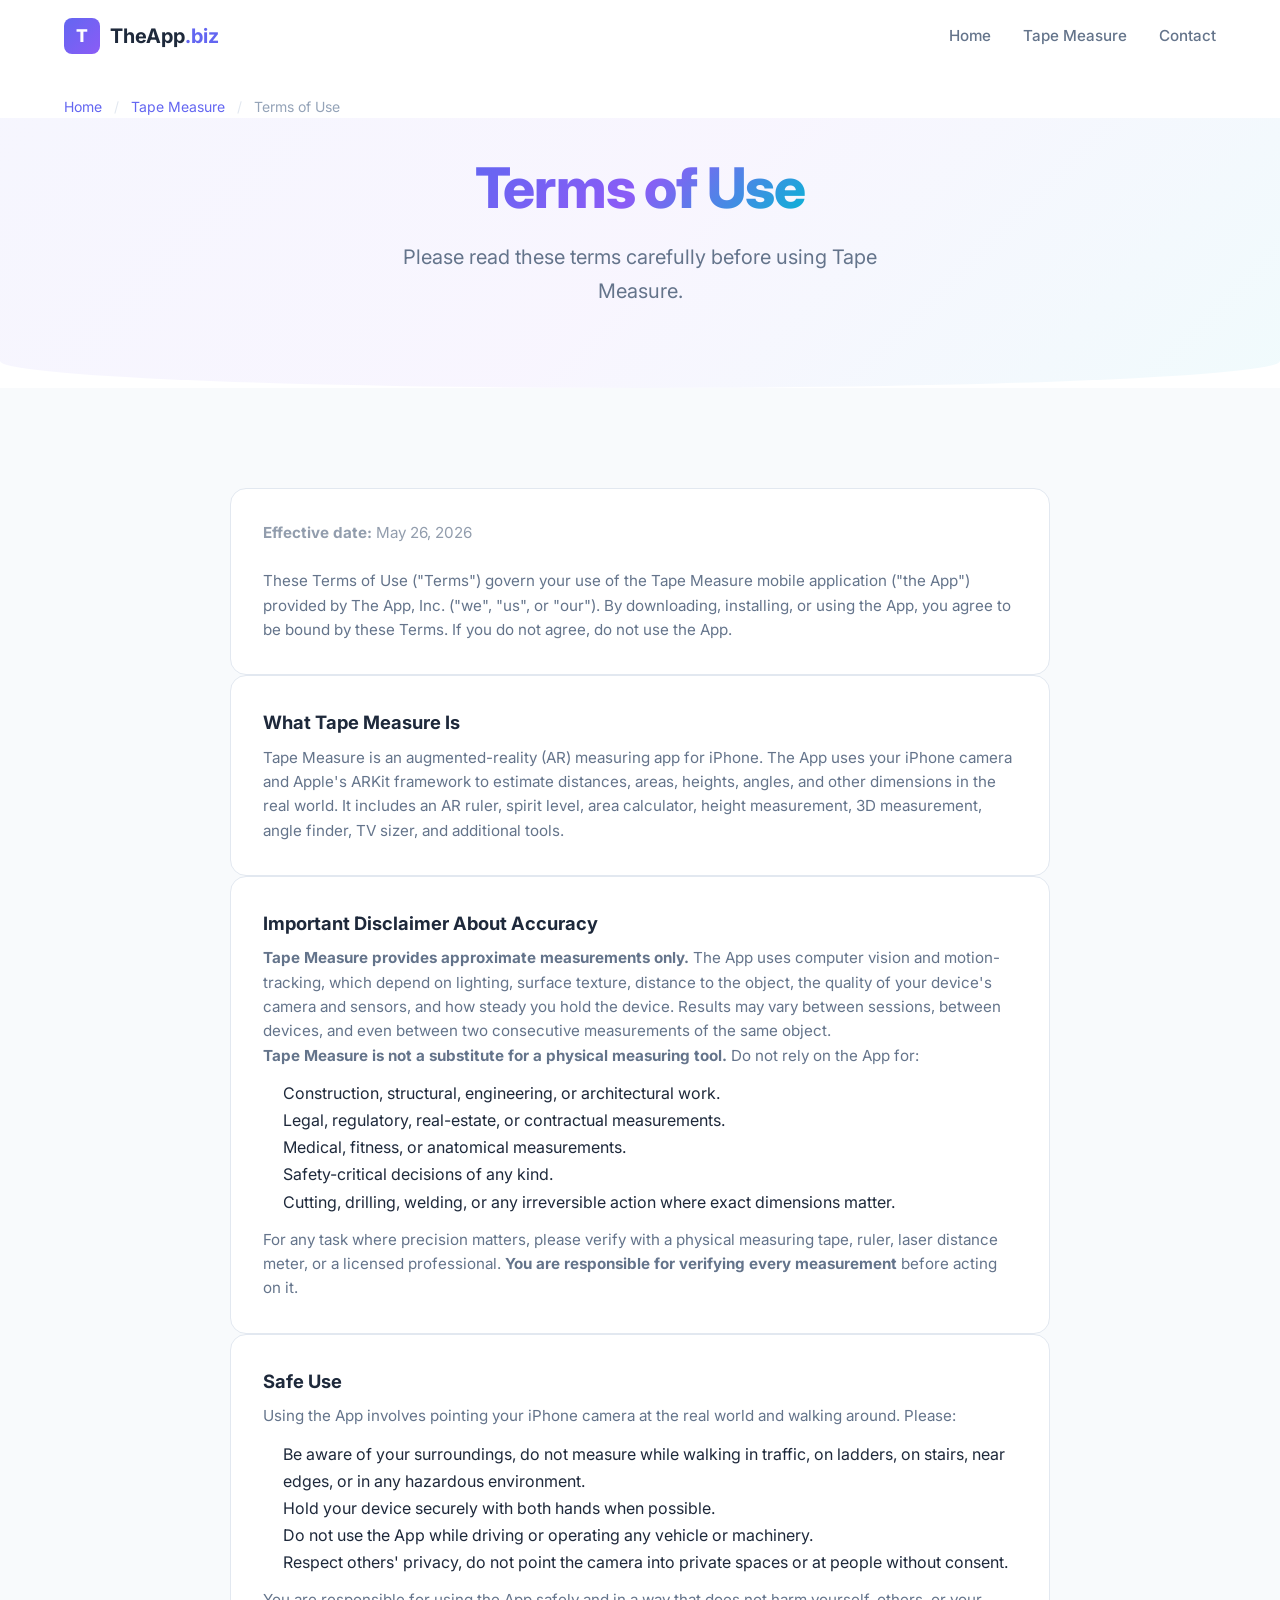
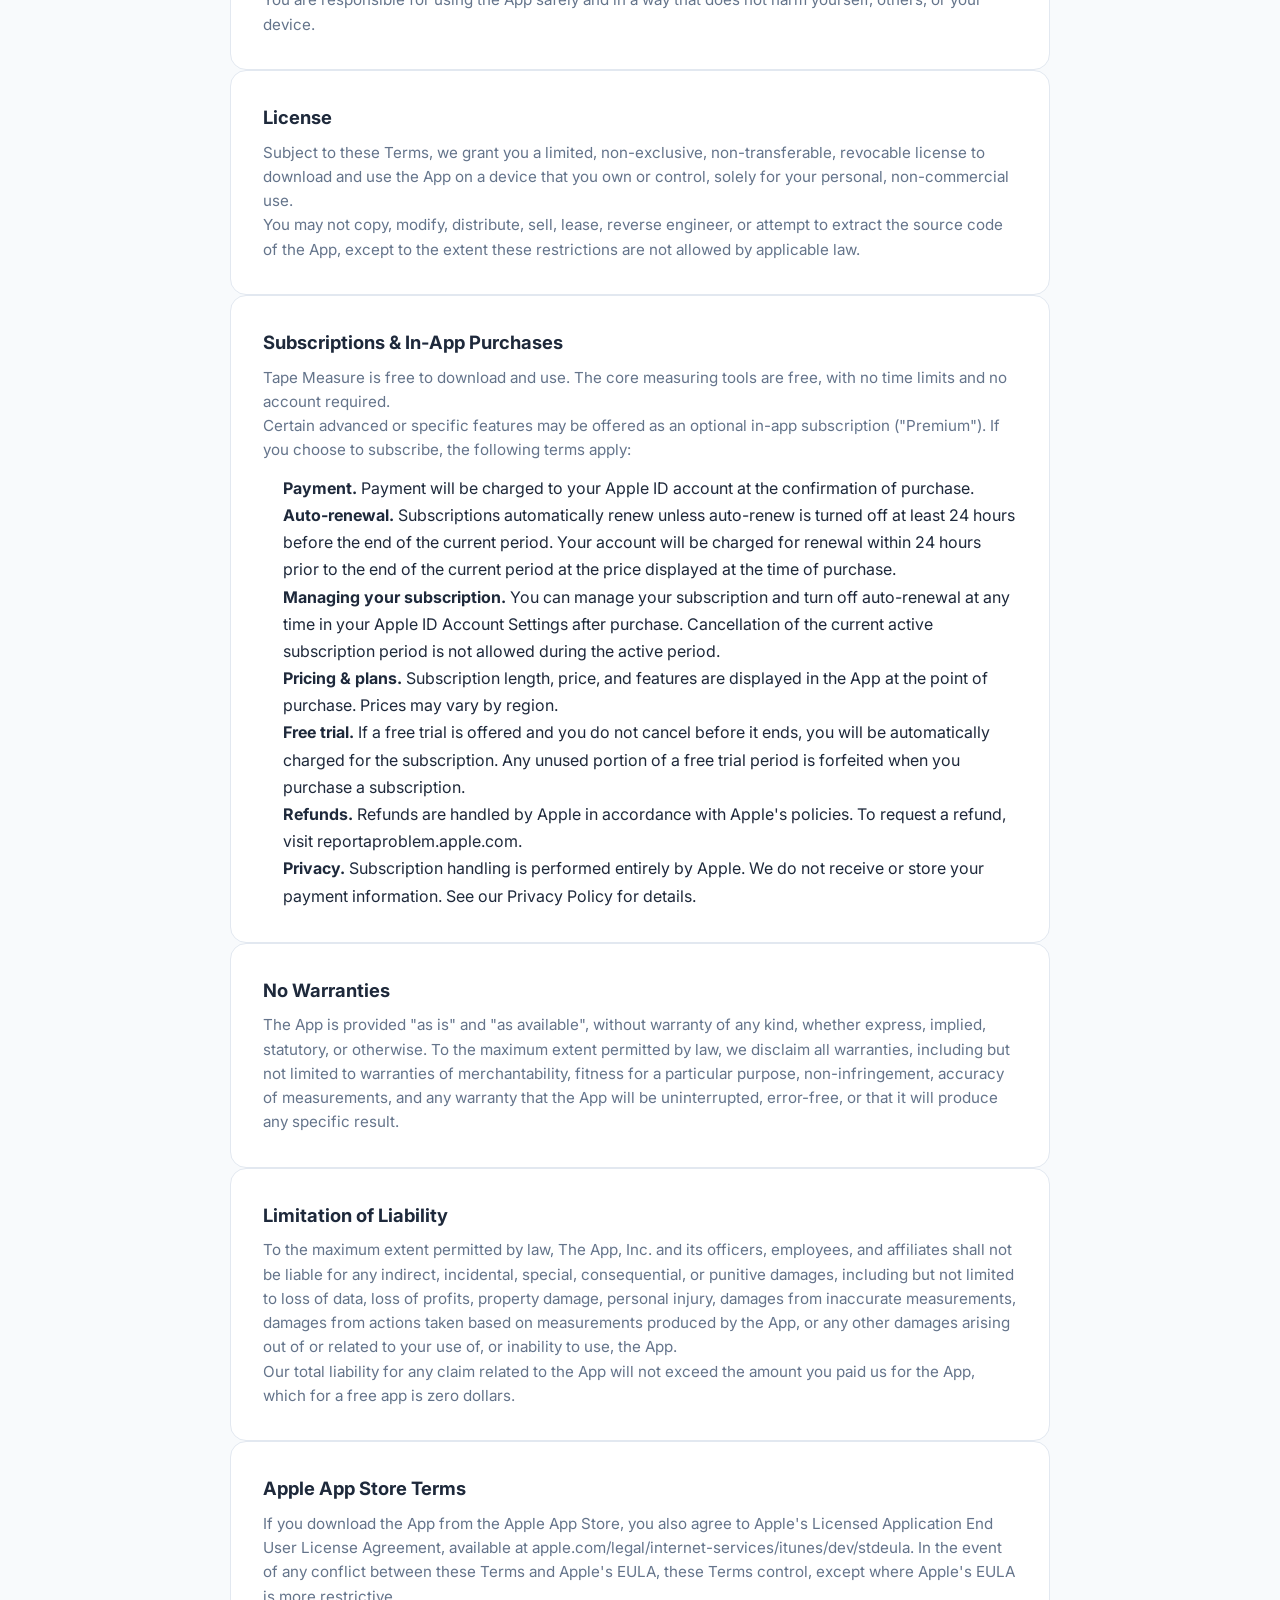
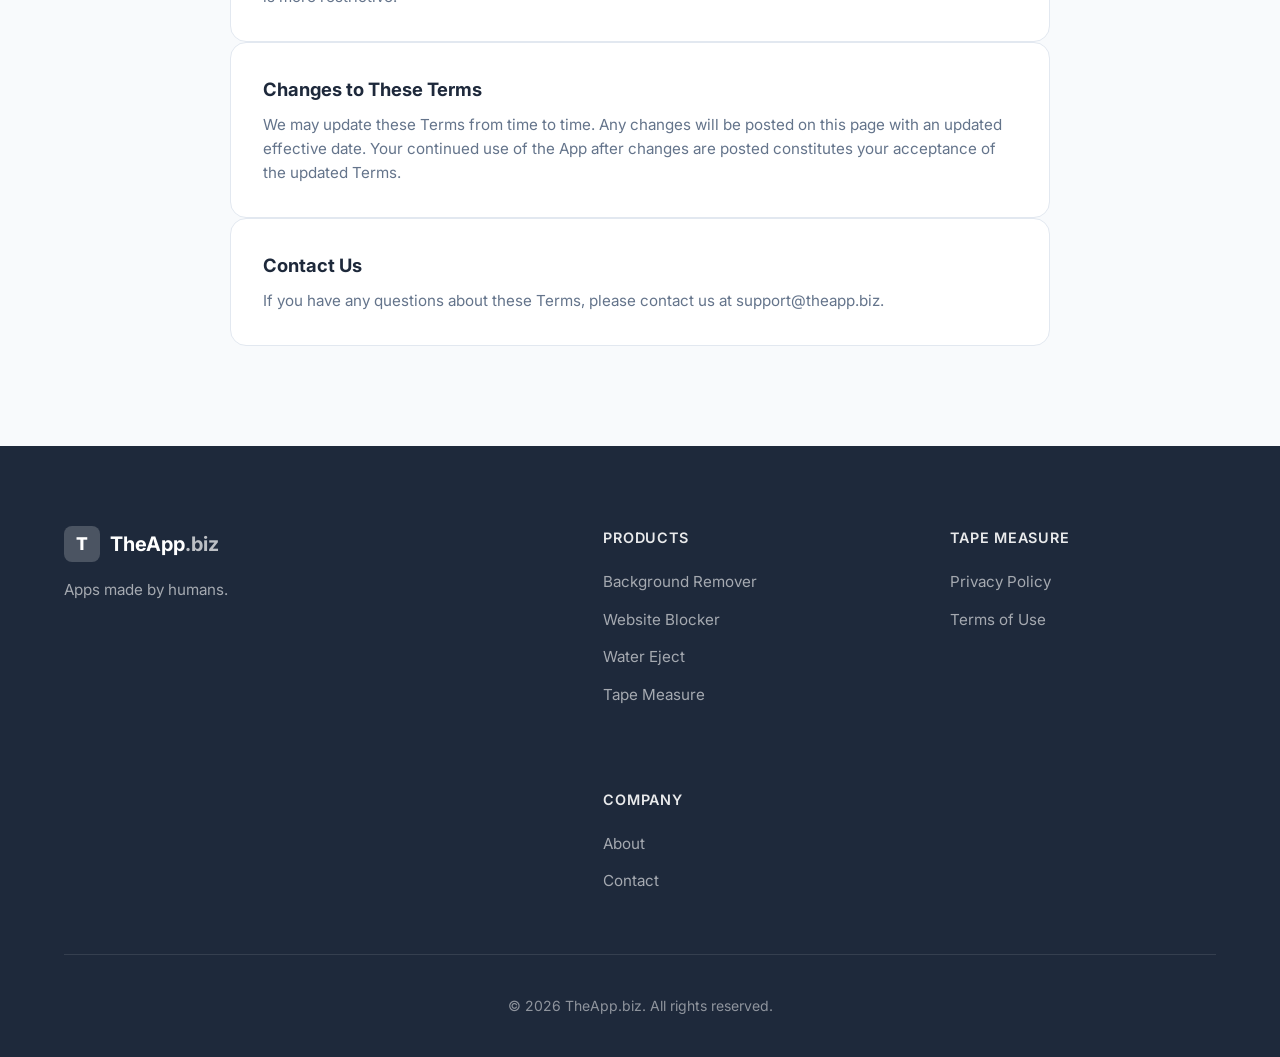
<file: tapemeasure/terms.html>
<!DOCTYPE html>
<html lang="en">
<head>
    <meta charset="UTF-8">
    <meta name="viewport" content="width=device-width, initial-scale=1.0">
    <meta name="description" content="Terms of Use for Tape Measure, the AR measuring app for iPhone. Important disclaimers about AR accuracy and the rules for using the App.">
    <meta name="author" content="TheApp.biz">
    <meta name="robots" content="index, follow">
    <link rel="canonical" href="https://theapp.biz/tapemeasure/terms.html">
    <title>Terms of Use - Tape Measure | TheApp.biz</title>

    <link rel="stylesheet" href="../css/style.css">
    <link rel="preconnect" href="https://fonts.googleapis.com">
    <link rel="preconnect" href="https://fonts.gstatic.com" crossorigin>
    <link href="https://fonts.googleapis.com/css2?family=Inter:wght@400;500;600;700;800&display=swap" rel="stylesheet">
</head>
<body>
    <!-- Header -->
    <header class="header">
        <nav class="nav container">
            <a href="/" class="logo">
                <span class="logo-icon">T</span>
                <span class="logo-text">TheApp<span class="logo-accent">.biz</span></span>
            </a>
            <ul class="nav-links">
                <li><a href="/">Home</a></li>
                <li><a href="/tapemeasure/">Tape Measure</a></li>
                <li><a href="/#contact">Contact</a></li>
            </ul>
            <button class="mobile-menu-btn" aria-label="Toggle menu">
                <span></span>
                <span></span>
                <span></span>
            </button>
        </nav>
    </header>

    <main>
        <!-- Breadcrumb -->
        <nav class="breadcrumb container" aria-label="Breadcrumb">
            <a href="/">Home</a>
            <span class="breadcrumb-separator">/</span>
            <a href="/tapemeasure/">Tape Measure</a>
            <span class="breadcrumb-separator">/</span>
            <span>Terms of Use</span>
        </nav>

        <!-- Hero -->
        <section class="product-hero">
            <div class="container">
                <div class="product-hero-content">
                    <h1 class="product-hero-title"><span class="gradient-text">Terms of Use</span></h1>
                    <p class="product-hero-tagline">Please read these terms carefully before using Tape Measure.</p>
                </div>
            </div>
            <div class="hero-bg"></div>
        </section>

        <!-- Terms Content -->
        <section class="pp-features">
            <div class="container">
                <div class="pp-faq-list" style="max-width:820px;margin:0 auto">
                    <div class="pp-feature-card">
                        <p style="opacity:0.7;margin-bottom:1.5rem"><strong>Effective date:</strong> May 26, 2026</p>
                        <p>These Terms of Use ("Terms") govern your use of the Tape Measure mobile application ("the App") provided by The App, Inc. ("we", "us", or "our"). By downloading, installing, or using the App, you agree to be bound by these Terms. If you do not agree, do not use the App.</p>
                    </div>

                    <div class="pp-feature-card">
                        <h3>What Tape Measure Is</h3>
                        <p>Tape Measure is an augmented-reality (AR) measuring app for iPhone. The App uses your iPhone camera and Apple's ARKit framework to estimate distances, areas, heights, angles, and other dimensions in the real world. It includes an AR ruler, spirit level, area calculator, height measurement, 3D measurement, angle finder, TV sizer, and additional tools.</p>
                    </div>

                    <div class="pp-feature-card">
                        <h3>Important Disclaimer About Accuracy</h3>
                        <p><strong>Tape Measure provides approximate measurements only.</strong> The App uses computer vision and motion-tracking, which depend on lighting, surface texture, distance to the object, the quality of your device's camera and sensors, and how steady you hold the device. Results may vary between sessions, between devices, and even between two consecutive measurements of the same object.</p>
                        <p><strong>Tape Measure is not a substitute for a physical measuring tool.</strong> Do not rely on the App for:</p>
                        <ul style="margin:0.75rem 0 0 1.25rem;line-height:1.7">
                            <li>Construction, structural, engineering, or architectural work.</li>
                            <li>Legal, regulatory, real-estate, or contractual measurements.</li>
                            <li>Medical, fitness, or anatomical measurements.</li>
                            <li>Safety-critical decisions of any kind.</li>
                            <li>Cutting, drilling, welding, or any irreversible action where exact dimensions matter.</li>
                        </ul>
                        <p style="margin-top:0.75rem">For any task where precision matters, please verify with a physical measuring tape, ruler, laser distance meter, or a licensed professional. <strong>You are responsible for verifying every measurement</strong> before acting on it.</p>
                    </div>

                    <div class="pp-feature-card">
                        <h3>Safe Use</h3>
                        <p>Using the App involves pointing your iPhone camera at the real world and walking around. Please:</p>
                        <ul style="margin:0.75rem 0 0 1.25rem;line-height:1.7">
                            <li>Be aware of your surroundings, do not measure while walking in traffic, on ladders, on stairs, near edges, or in any hazardous environment.</li>
                            <li>Hold your device securely with both hands when possible.</li>
                            <li>Do not use the App while driving or operating any vehicle or machinery.</li>
                            <li>Respect others' privacy, do not point the camera into private spaces or at people without consent.</li>
                        </ul>
                        <p style="margin-top:0.75rem">You are responsible for using the App safely and in a way that does not harm yourself, others, or your device.</p>
                    </div>

                    <div class="pp-feature-card">
                        <h3>License</h3>
                        <p>Subject to these Terms, we grant you a limited, non-exclusive, non-transferable, revocable license to download and use the App on a device that you own or control, solely for your personal, non-commercial use.</p>
                        <p>You may not copy, modify, distribute, sell, lease, reverse engineer, or attempt to extract the source code of the App, except to the extent these restrictions are not allowed by applicable law.</p>
                    </div>

                    <div class="pp-feature-card">
                        <h3>Subscriptions &amp; In-App Purchases</h3>
                        <p>Tape Measure is free to download and use. The core measuring tools are free, with no time limits and no account required.</p>
                        <p>Certain advanced or specific features may be offered as an optional in-app subscription ("Premium"). If you choose to subscribe, the following terms apply:</p>
                        <ul style="margin:0.75rem 0 0 1.25rem;line-height:1.7">
                            <li><strong>Payment.</strong> Payment will be charged to your Apple ID account at the confirmation of purchase.</li>
                            <li><strong>Auto-renewal.</strong> Subscriptions automatically renew unless auto-renew is turned off at least 24 hours before the end of the current period. Your account will be charged for renewal within 24 hours prior to the end of the current period at the price displayed at the time of purchase.</li>
                            <li><strong>Managing your subscription.</strong> You can manage your subscription and turn off auto-renewal at any time in your Apple ID Account Settings after purchase. Cancellation of the current active subscription period is not allowed during the active period.</li>
                            <li><strong>Pricing &amp; plans.</strong> Subscription length, price, and features are displayed in the App at the point of purchase. Prices may vary by region.</li>
                            <li><strong>Free trial.</strong> If a free trial is offered and you do not cancel before it ends, you will be automatically charged for the subscription. Any unused portion of a free trial period is forfeited when you purchase a subscription.</li>
                            <li><strong>Refunds.</strong> Refunds are handled by Apple in accordance with Apple's policies. To request a refund, visit <a href="https://reportaproblem.apple.com" target="_blank" rel="noopener">reportaproblem.apple.com</a>.</li>
                            <li><strong>Privacy.</strong> Subscription handling is performed entirely by Apple. We do not receive or store your payment information. See our <a href="/tapemeasure/privacy.html">Privacy Policy</a> for details.</li>
                        </ul>
                    </div>

                    <div class="pp-feature-card">
                        <h3>No Warranties</h3>
                        <p>The App is provided "as is" and "as available", without warranty of any kind, whether express, implied, statutory, or otherwise. To the maximum extent permitted by law, we disclaim all warranties, including but not limited to warranties of merchantability, fitness for a particular purpose, non-infringement, accuracy of measurements, and any warranty that the App will be uninterrupted, error-free, or that it will produce any specific result.</p>
                    </div>

                    <div class="pp-feature-card">
                        <h3>Limitation of Liability</h3>
                        <p>To the maximum extent permitted by law, The App, Inc. and its officers, employees, and affiliates shall not be liable for any indirect, incidental, special, consequential, or punitive damages, including but not limited to loss of data, loss of profits, property damage, personal injury, damages from inaccurate measurements, damages from actions taken based on measurements produced by the App, or any other damages arising out of or related to your use of, or inability to use, the App.</p>
                        <p>Our total liability for any claim related to the App will not exceed the amount you paid us for the App, which for a free app is zero dollars.</p>
                    </div>

                    <div class="pp-feature-card">
                        <h3>Apple App Store Terms</h3>
                        <p>If you download the App from the Apple App Store, you also agree to Apple's Licensed Application End User License Agreement, available at <a href="https://www.apple.com/legal/internet-services/itunes/dev/stdeula/" target="_blank" rel="noopener">apple.com/legal/internet-services/itunes/dev/stdeula</a>. In the event of any conflict between these Terms and Apple's EULA, these Terms control, except where Apple's EULA is more restrictive.</p>
                    </div>

                    <div class="pp-feature-card">
                        <h3>Changes to These Terms</h3>
                        <p>We may update these Terms from time to time. Any changes will be posted on this page with an updated effective date. Your continued use of the App after changes are posted constitutes your acceptance of the updated Terms.</p>
                    </div>

                    <div class="pp-feature-card">
                        <h3>Contact Us</h3>
                        <p>If you have any questions about these Terms, please contact us at <a href="mailto:support@theapp.biz">support@theapp.biz</a>.</p>
                    </div>
                </div>
            </div>
        </section>
    </main>

    <!-- Footer -->
    <footer class="footer">
        <div class="container">
            <div class="footer-content">
                <div class="footer-brand">
                    <a href="/" class="logo">
                        <span class="logo-icon">T</span>
                        <span class="logo-text">TheApp<span class="logo-accent">.biz</span></span>
                    </a>
                    <p class="footer-tagline">Apps made by humans.</p>
                </div>
                <div class="footer-links">
                    <div class="footer-column">
                        <h4>Products</h4>
                        <ul>
                            <li><a href="/backgroundremover/">Background Remover</a></li>
                            <li><a href="/websiteblocker/">Website Blocker</a></li>
                            <li><a href="/watereject/">Water Eject</a></li>
                            <li><a href="/tapemeasure/">Tape Measure</a></li>
                        </ul>
                    </div>
                    <div class="footer-column">
                        <h4>Tape Measure</h4>
                        <ul>
                            <li><a href="/tapemeasure/privacy.html">Privacy Policy</a></li>
                            <li><a href="/tapemeasure/terms.html">Terms of Use</a></li>
                        </ul>
                    </div>
                    <div class="footer-column">
                        <h4>Company</h4>
                        <ul>
                            <li><a href="/#about">About</a></li>
                            <li><a href="/#contact">Contact</a></li>
                        </ul>
                    </div>
                </div>
            </div>
            <div class="footer-bottom">
                <p>&copy; 2026 TheApp.biz. All rights reserved.</p>
            </div>
        </div>
    </footer>

    <script>
        const mobileMenuBtn = document.querySelector('.mobile-menu-btn');
        const navLinks = document.querySelector('.nav-links');

        mobileMenuBtn.addEventListener('click', () => {
            navLinks.classList.toggle('active');
            mobileMenuBtn.classList.toggle('active');
        });

        const header = document.querySelector('.header');
        window.addEventListener('scroll', () => {
            if (window.pageYOffset > 50) {
                header.classList.add('scrolled');
            } else {
                header.classList.remove('scrolled');
            }
        });
    </script>
</body>
</html>
</file>
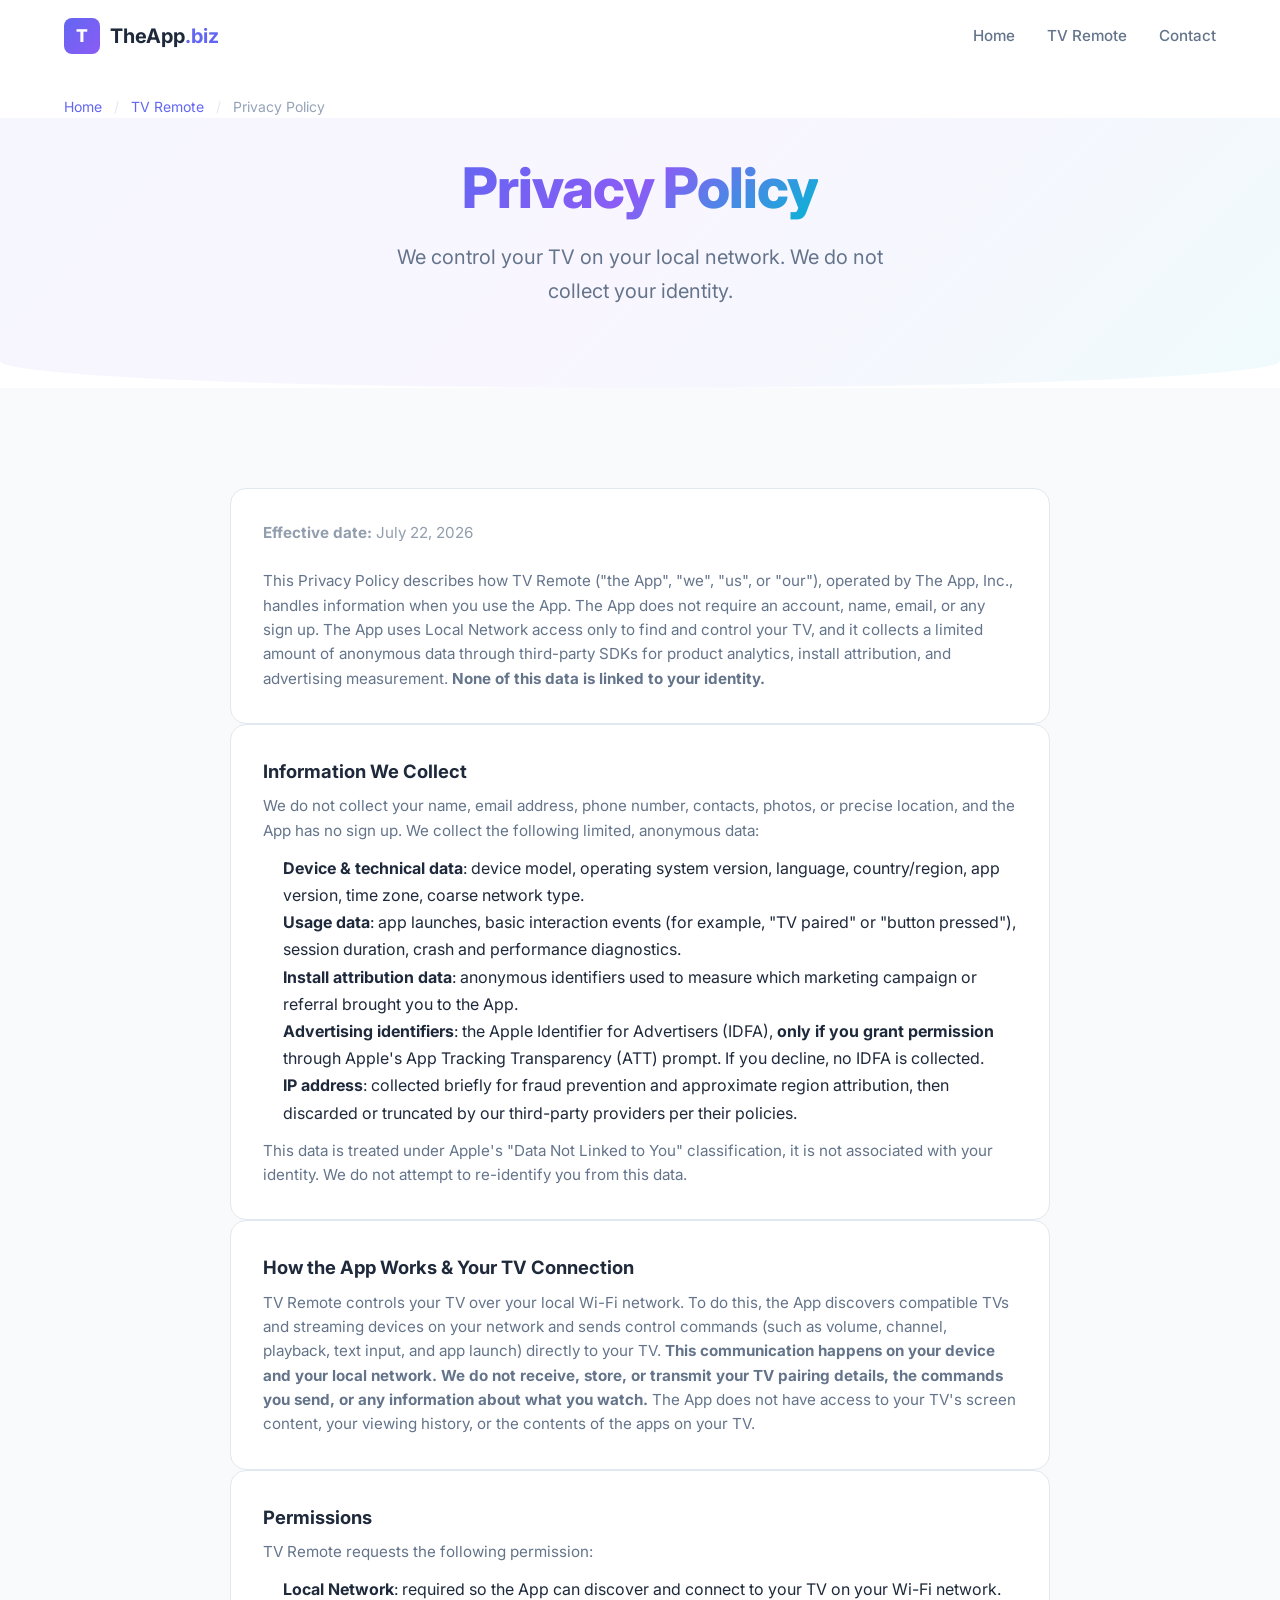
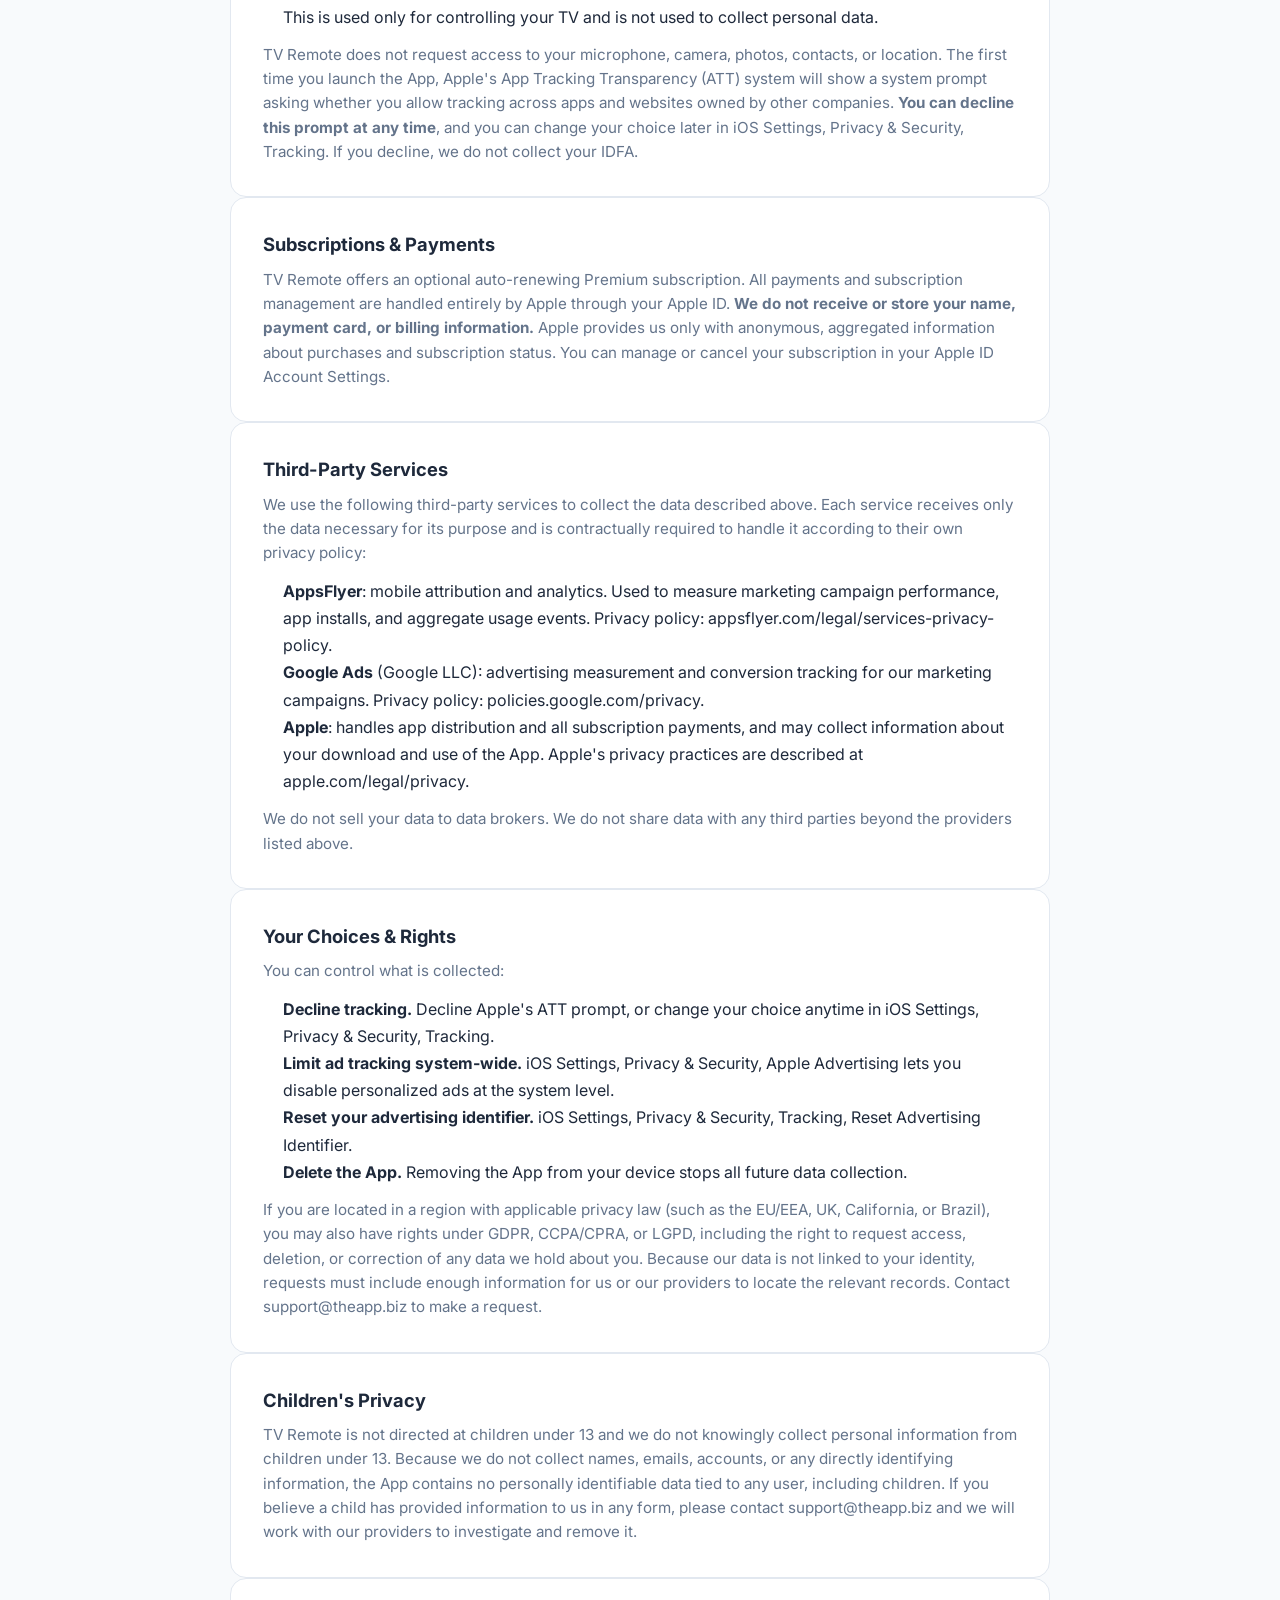
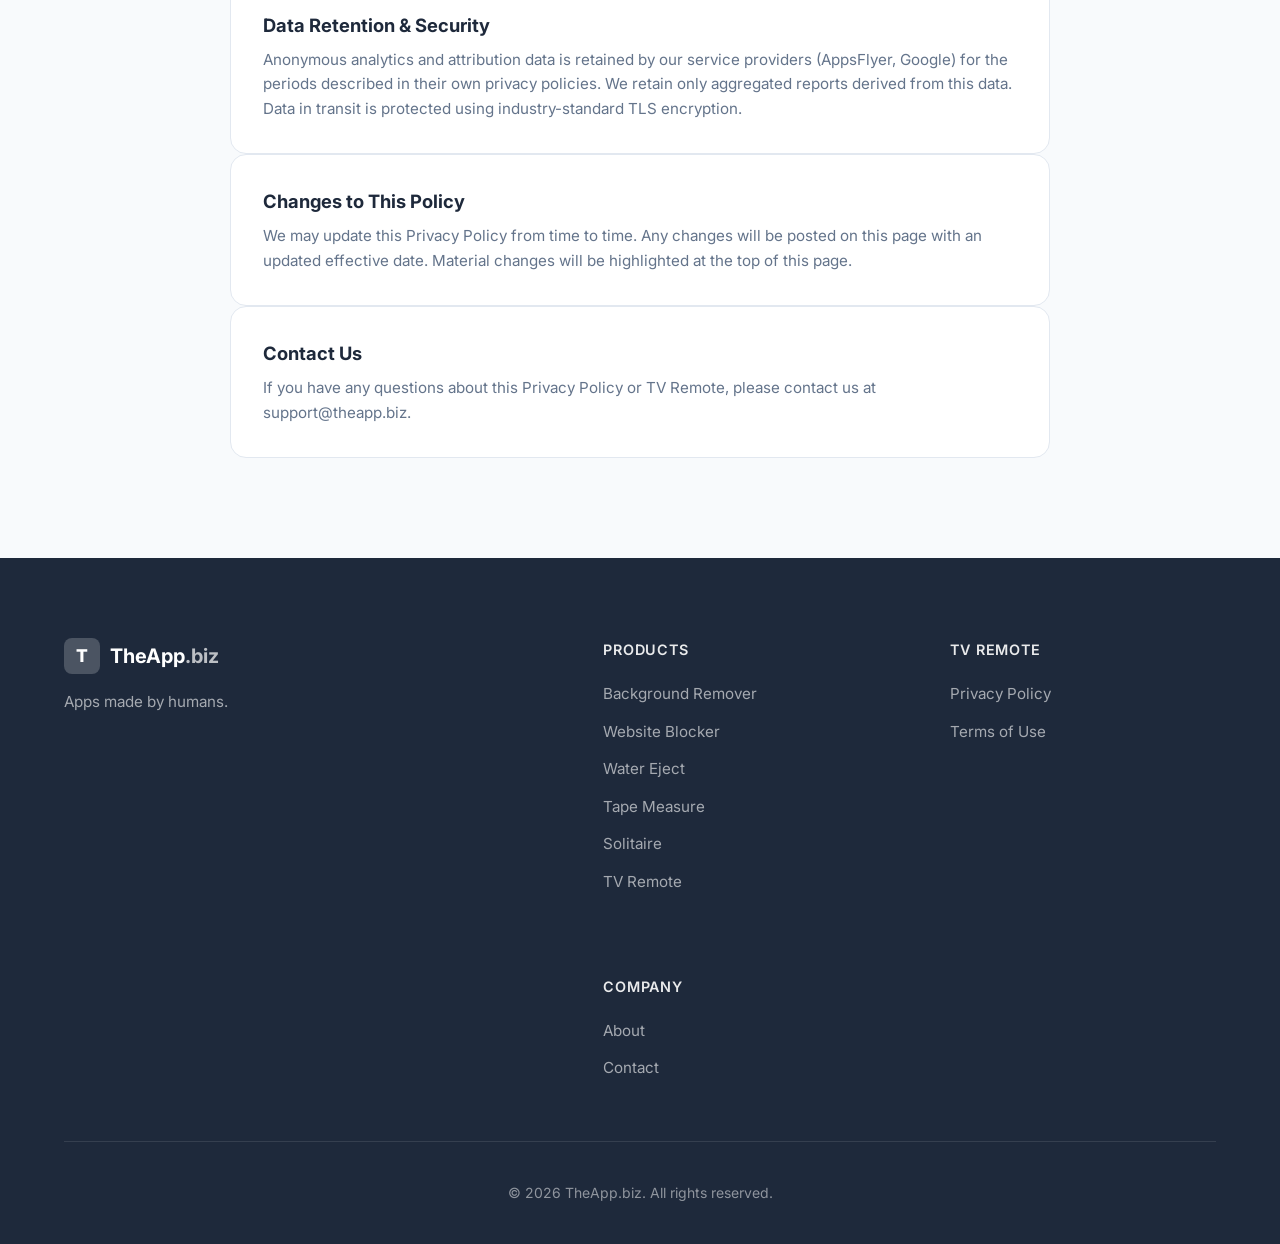
<file: tvremote/privacy.html>
<!DOCTYPE html>
<html lang="en">
<head>
    <meta charset="UTF-8">
    <meta name="viewport" content="width=device-width, initial-scale=1.0">
    <meta name="description" content="Privacy Policy for TV Remote, the universal Smart TV remote for iPhone. We use Local Network access only to control your TV, and collect limited anonymous data through AppsFlyer and Google Ads that is not linked to your identity.">
    <meta name="author" content="TheApp.biz">
    <meta name="robots" content="index, follow">
    <link rel="canonical" href="https://theapp.biz/tvremote/privacy.html">
    <title>Privacy Policy - TV Remote | TheApp.biz</title>

    <link rel="stylesheet" href="../css/style.css">
    <link rel="preconnect" href="https://fonts.googleapis.com">
    <link rel="preconnect" href="https://fonts.gstatic.com" crossorigin>
    <link href="https://fonts.googleapis.com/css2?family=Inter:wght@400;500;600;700;800&display=swap" rel="stylesheet">
</head>
<body>
    <!-- Header -->
    <header class="header">
        <nav class="nav container">
            <a href="/" class="logo">
                <span class="logo-icon">T</span>
                <span class="logo-text">TheApp<span class="logo-accent">.biz</span></span>
            </a>
            <ul class="nav-links">
                <li><a href="/">Home</a></li>
                <li><a href="/tvremote/">TV Remote</a></li>
                <li><a href="/#contact">Contact</a></li>
            </ul>
            <button class="mobile-menu-btn" aria-label="Toggle menu">
                <span></span>
                <span></span>
                <span></span>
            </button>
        </nav>
    </header>

    <main>
        <!-- Breadcrumb -->
        <nav class="breadcrumb container" aria-label="Breadcrumb">
            <a href="/">Home</a>
            <span class="breadcrumb-separator">/</span>
            <a href="/tvremote/">TV Remote</a>
            <span class="breadcrumb-separator">/</span>
            <span>Privacy Policy</span>
        </nav>

        <!-- Hero -->
        <section class="product-hero">
            <div class="container">
                <div class="product-hero-content">
                    <h1 class="product-hero-title"><span class="gradient-text">Privacy Policy</span></h1>
                    <p class="product-hero-tagline">We control your TV on your local network. We do not collect your identity.</p>
                </div>
            </div>
            <div class="hero-bg"></div>
        </section>

        <!-- Policy Content -->
        <section class="pp-features">
            <div class="container">
                <div class="pp-faq-list" style="max-width:820px;margin:0 auto">
                    <div class="pp-feature-card">
                        <p style="opacity:0.7;margin-bottom:1.5rem"><strong>Effective date:</strong> July 22, 2026</p>
                        <p>This Privacy Policy describes how TV Remote ("the App", "we", "us", or "our"), operated by The App, Inc., handles information when you use the App. The App does not require an account, name, email, or any sign up. The App uses Local Network access only to find and control your TV, and it collects a limited amount of anonymous data through third-party SDKs for product analytics, install attribution, and advertising measurement. <strong>None of this data is linked to your identity.</strong></p>
                    </div>

                    <div class="pp-feature-card">
                        <h3>Information We Collect</h3>
                        <p>We do not collect your name, email address, phone number, contacts, photos, or precise location, and the App has no sign up. We collect the following limited, anonymous data:</p>
                        <ul style="margin:0.75rem 0 0 1.25rem;line-height:1.7">
                            <li><strong>Device &amp; technical data</strong>: device model, operating system version, language, country/region, app version, time zone, coarse network type.</li>
                            <li><strong>Usage data</strong>: app launches, basic interaction events (for example, "TV paired" or "button pressed"), session duration, crash and performance diagnostics.</li>
                            <li><strong>Install attribution data</strong>: anonymous identifiers used to measure which marketing campaign or referral brought you to the App.</li>
                            <li><strong>Advertising identifiers</strong>: the Apple Identifier for Advertisers (IDFA), <strong>only if you grant permission</strong> through Apple's App Tracking Transparency (ATT) prompt. If you decline, no IDFA is collected.</li>
                            <li><strong>IP address</strong>: collected briefly for fraud prevention and approximate region attribution, then discarded or truncated by our third-party providers per their policies.</li>
                        </ul>
                        <p style="margin-top:0.75rem">This data is treated under Apple's "Data Not Linked to You" classification, it is not associated with your identity. We do not attempt to re-identify you from this data.</p>
                    </div>

                    <div class="pp-feature-card">
                        <h3>How the App Works &amp; Your TV Connection</h3>
                        <p>TV Remote controls your TV over your local Wi-Fi network. To do this, the App discovers compatible TVs and streaming devices on your network and sends control commands (such as volume, channel, playback, text input, and app launch) directly to your TV. <strong>This communication happens on your device and your local network. We do not receive, store, or transmit your TV pairing details, the commands you send, or any information about what you watch.</strong> The App does not have access to your TV's screen content, your viewing history, or the contents of the apps on your TV.</p>
                    </div>

                    <div class="pp-feature-card">
                        <h3>Permissions</h3>
                        <p>TV Remote requests the following permission:</p>
                        <ul style="margin:0.75rem 0 0 1.25rem;line-height:1.7">
                            <li><strong>Local Network</strong>: required so the App can discover and connect to your TV on your Wi-Fi network. This is used only for controlling your TV and is not used to collect personal data.</li>
                        </ul>
                        <p style="margin-top:0.75rem">TV Remote does not request access to your microphone, camera, photos, contacts, or location. The first time you launch the App, Apple's App Tracking Transparency (ATT) system will show a system prompt asking whether you allow tracking across apps and websites owned by other companies. <strong>You can decline this prompt at any time</strong>, and you can change your choice later in iOS Settings, Privacy &amp; Security, Tracking. If you decline, we do not collect your IDFA.</p>
                    </div>

                    <div class="pp-feature-card">
                        <h3>Subscriptions &amp; Payments</h3>
                        <p>TV Remote offers an optional auto-renewing Premium subscription. All payments and subscription management are handled entirely by Apple through your Apple ID. <strong>We do not receive or store your name, payment card, or billing information.</strong> Apple provides us only with anonymous, aggregated information about purchases and subscription status. You can manage or cancel your subscription in your Apple ID Account Settings.</p>
                    </div>

                    <div class="pp-feature-card">
                        <h3>Third-Party Services</h3>
                        <p>We use the following third-party services to collect the data described above. Each service receives only the data necessary for its purpose and is contractually required to handle it according to their own privacy policy:</p>
                        <ul style="margin:0.75rem 0 0 1.25rem;line-height:1.7">
                            <li><strong>AppsFlyer</strong>: mobile attribution and analytics. Used to measure marketing campaign performance, app installs, and aggregate usage events. Privacy policy: <a href="https://www.appsflyer.com/legal/services-privacy-policy/" target="_blank" rel="noopener">appsflyer.com/legal/services-privacy-policy</a>.</li>
                            <li><strong>Google Ads</strong> (Google LLC): advertising measurement and conversion tracking for our marketing campaigns. Privacy policy: <a href="https://policies.google.com/privacy" target="_blank" rel="noopener">policies.google.com/privacy</a>.</li>
                            <li><strong>Apple</strong>: handles app distribution and all subscription payments, and may collect information about your download and use of the App. Apple's privacy practices are described at <a href="https://www.apple.com/legal/privacy/" target="_blank" rel="noopener">apple.com/legal/privacy</a>.</li>
                        </ul>
                        <p style="margin-top:0.75rem">We do not sell your data to data brokers. We do not share data with any third parties beyond the providers listed above.</p>
                    </div>

                    <div class="pp-feature-card">
                        <h3>Your Choices &amp; Rights</h3>
                        <p>You can control what is collected:</p>
                        <ul style="margin:0.75rem 0 0 1.25rem;line-height:1.7">
                            <li><strong>Decline tracking.</strong> Decline Apple's ATT prompt, or change your choice anytime in iOS Settings, Privacy &amp; Security, Tracking.</li>
                            <li><strong>Limit ad tracking system-wide.</strong> iOS Settings, Privacy &amp; Security, Apple Advertising lets you disable personalized ads at the system level.</li>
                            <li><strong>Reset your advertising identifier.</strong> iOS Settings, Privacy &amp; Security, Tracking, Reset Advertising Identifier.</li>
                            <li><strong>Delete the App.</strong> Removing the App from your device stops all future data collection.</li>
                        </ul>
                        <p style="margin-top:0.75rem">If you are located in a region with applicable privacy law (such as the EU/EEA, UK, California, or Brazil), you may also have rights under GDPR, CCPA/CPRA, or LGPD, including the right to request access, deletion, or correction of any data we hold about you. Because our data is not linked to your identity, requests must include enough information for us or our providers to locate the relevant records. Contact <a href="mailto:support@theapp.biz">support@theapp.biz</a> to make a request.</p>
                    </div>

                    <div class="pp-feature-card">
                        <h3>Children's Privacy</h3>
                        <p>TV Remote is not directed at children under 13 and we do not knowingly collect personal information from children under 13. Because we do not collect names, emails, accounts, or any directly identifying information, the App contains no personally identifiable data tied to any user, including children. If you believe a child has provided information to us in any form, please contact <a href="mailto:support@theapp.biz">support@theapp.biz</a> and we will work with our providers to investigate and remove it.</p>
                    </div>

                    <div class="pp-feature-card">
                        <h3>Data Retention &amp; Security</h3>
                        <p>Anonymous analytics and attribution data is retained by our service providers (AppsFlyer, Google) for the periods described in their own privacy policies. We retain only aggregated reports derived from this data. Data in transit is protected using industry-standard TLS encryption.</p>
                    </div>

                    <div class="pp-feature-card">
                        <h3>Changes to This Policy</h3>
                        <p>We may update this Privacy Policy from time to time. Any changes will be posted on this page with an updated effective date. Material changes will be highlighted at the top of this page.</p>
                    </div>

                    <div class="pp-feature-card">
                        <h3>Contact Us</h3>
                        <p>If you have any questions about this Privacy Policy or TV Remote, please contact us at <a href="mailto:support@theapp.biz">support@theapp.biz</a>.</p>
                    </div>
                </div>
            </div>
        </section>
    </main>

    <!-- Footer -->
    <footer class="footer">
        <div class="container">
            <div class="footer-content">
                <div class="footer-brand">
                    <a href="/" class="logo">
                        <span class="logo-icon">T</span>
                        <span class="logo-text">TheApp<span class="logo-accent">.biz</span></span>
                    </a>
                    <p class="footer-tagline">Apps made by humans.</p>
                </div>
                <div class="footer-links">
                    <div class="footer-column">
                        <h4>Products</h4>
                        <ul>
                            <li><a href="/backgroundremover/">Background Remover</a></li>
                            <li><a href="/websiteblocker/">Website Blocker</a></li>
                            <li><a href="/watereject/">Water Eject</a></li>
                            <li><a href="/tapemeasure/">Tape Measure</a></li>
                            <li><a href="/solitaire/">Solitaire</a></li>
                            <li><a href="/tvremote/">TV Remote</a></li>
                        </ul>
                    </div>
                    <div class="footer-column">
                        <h4>TV Remote</h4>
                        <ul>
                            <li><a href="/tvremote/privacy.html">Privacy Policy</a></li>
                            <li><a href="/tvremote/terms.html">Terms of Use</a></li>
                        </ul>
                    </div>
                    <div class="footer-column">
                        <h4>Company</h4>
                        <ul>
                            <li><a href="/#about">About</a></li>
                            <li><a href="/#contact">Contact</a></li>
                        </ul>
                    </div>
                </div>
            </div>
            <div class="footer-bottom">
                <p>&copy; 2026 TheApp.biz. All rights reserved.</p>
            </div>
        </div>
    </footer>

    <script>
        const mobileMenuBtn = document.querySelector('.mobile-menu-btn');
        const navLinks = document.querySelector('.nav-links');

        mobileMenuBtn.addEventListener('click', () => {
            navLinks.classList.toggle('active');
            mobileMenuBtn.classList.toggle('active');
        });

        const header = document.querySelector('.header');
        window.addEventListener('scroll', () => {
            if (window.pageYOffset > 50) {
                header.classList.add('scrolled');
            } else {
                header.classList.remove('scrolled');
            }
        });
    </script>
</body>
</html>
</file>
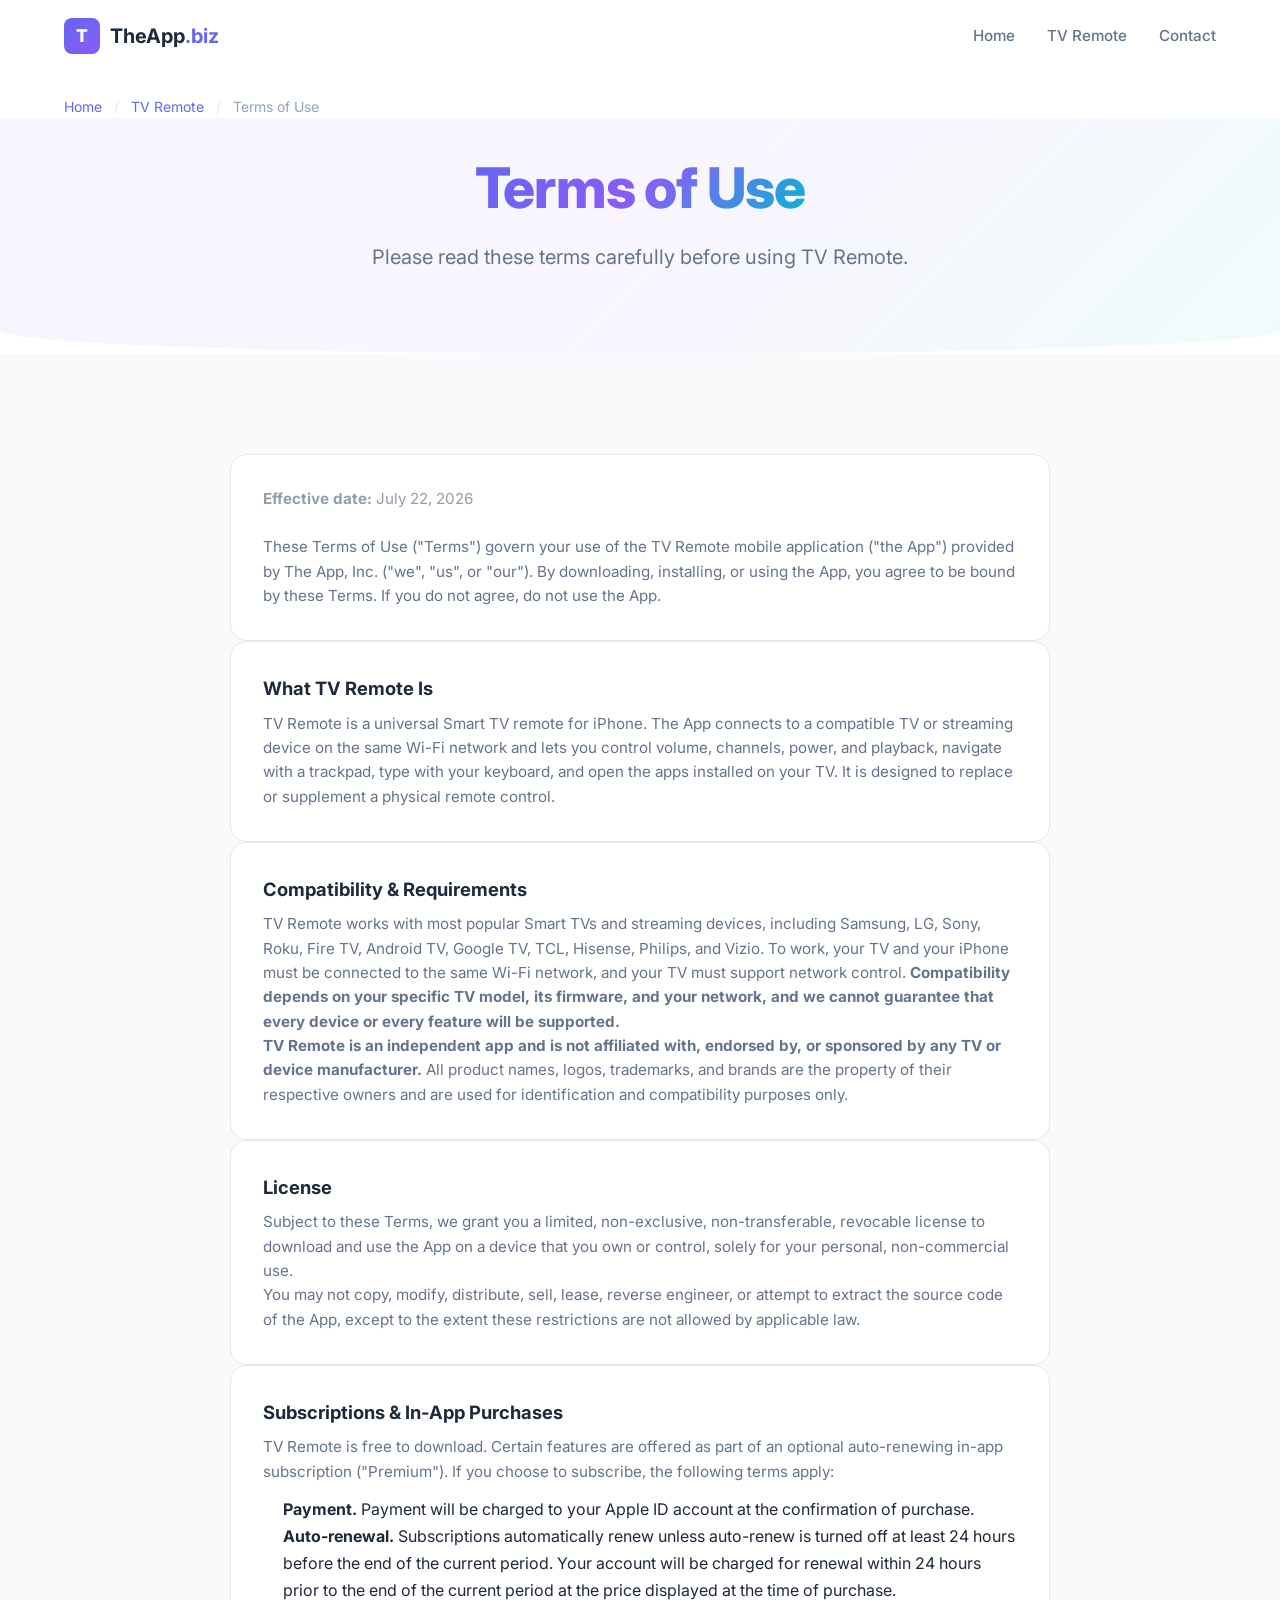
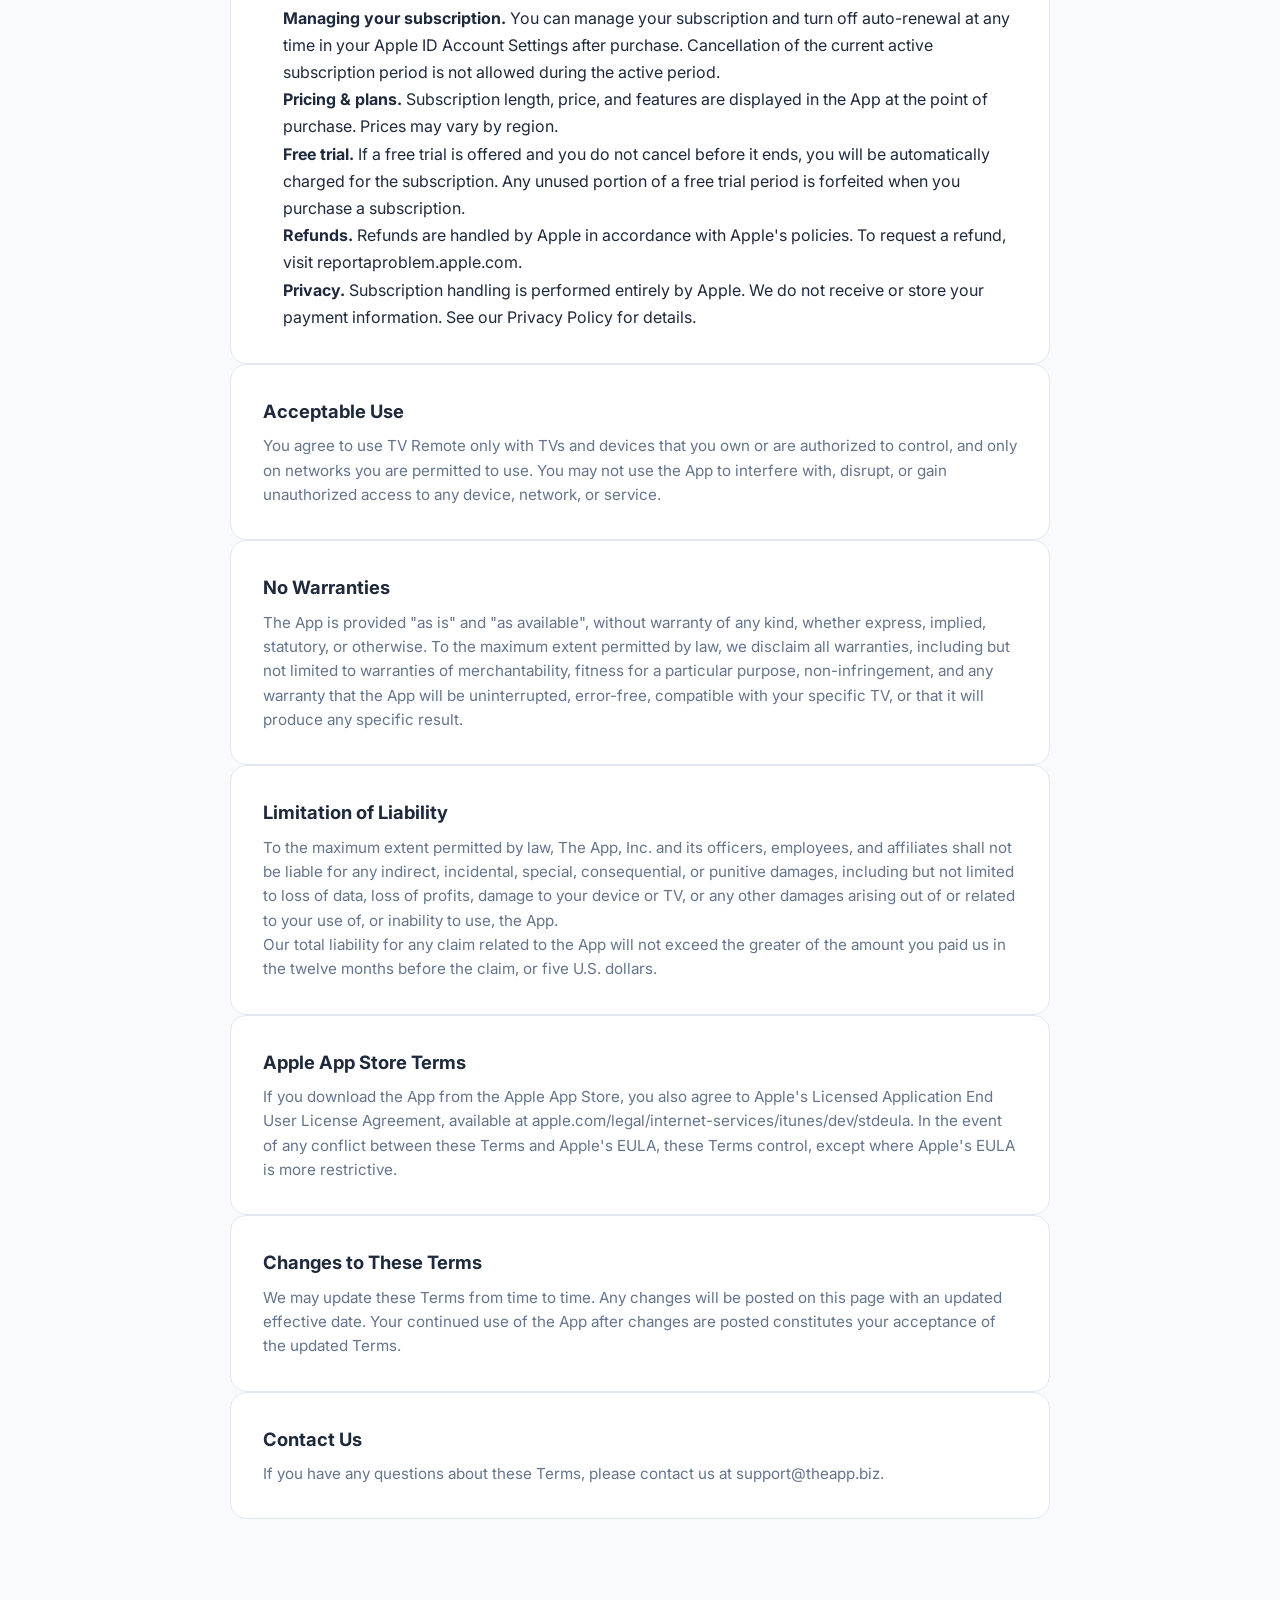
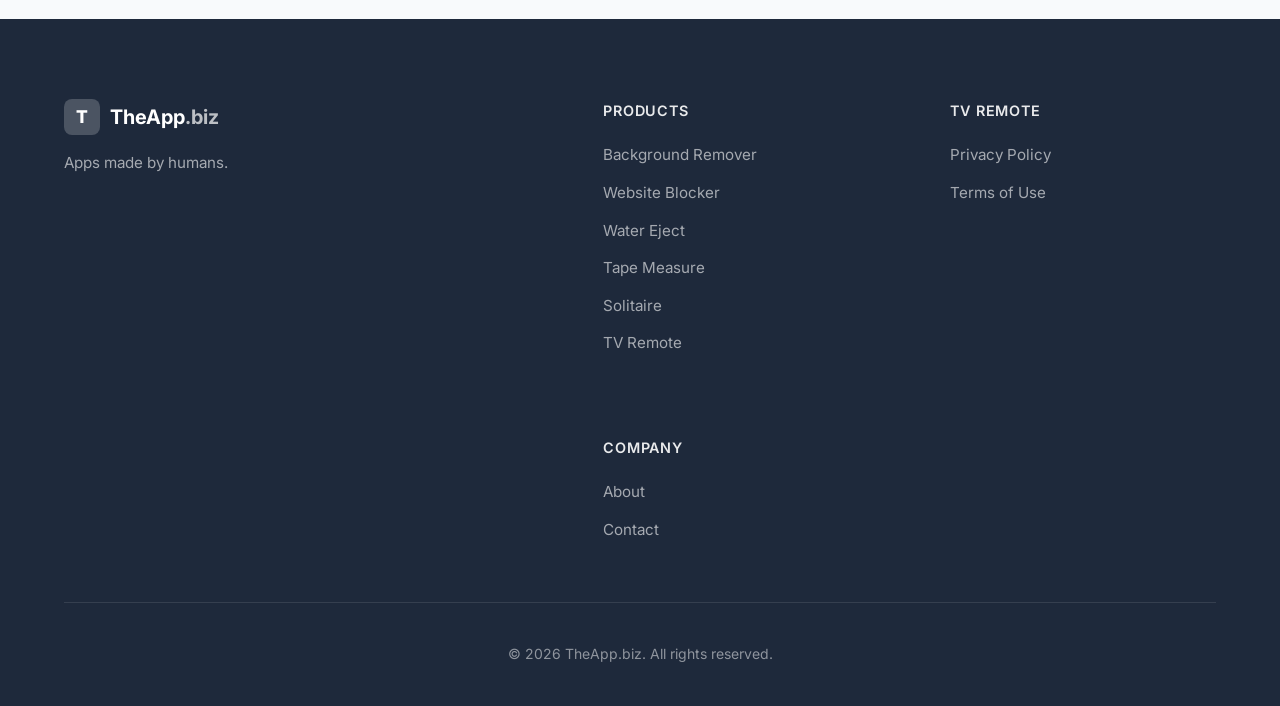
<file: tvremote/terms.html>
<!DOCTYPE html>
<html lang="en">
<head>
    <meta charset="UTF-8">
    <meta name="viewport" content="width=device-width, initial-scale=1.0">
    <meta name="description" content="Terms of Use for TV Remote, the universal Smart TV remote for iPhone. Subscription terms, disclaimers, and the rules for using the App.">
    <meta name="author" content="TheApp.biz">
    <meta name="robots" content="index, follow">
    <link rel="canonical" href="https://theapp.biz/tvremote/terms.html">
    <title>Terms of Use - TV Remote | TheApp.biz</title>

    <link rel="stylesheet" href="../css/style.css">
    <link rel="preconnect" href="https://fonts.googleapis.com">
    <link rel="preconnect" href="https://fonts.gstatic.com" crossorigin>
    <link href="https://fonts.googleapis.com/css2?family=Inter:wght@400;500;600;700;800&display=swap" rel="stylesheet">
</head>
<body>
    <!-- Header -->
    <header class="header">
        <nav class="nav container">
            <a href="/" class="logo">
                <span class="logo-icon">T</span>
                <span class="logo-text">TheApp<span class="logo-accent">.biz</span></span>
            </a>
            <ul class="nav-links">
                <li><a href="/">Home</a></li>
                <li><a href="/tvremote/">TV Remote</a></li>
                <li><a href="/#contact">Contact</a></li>
            </ul>
            <button class="mobile-menu-btn" aria-label="Toggle menu">
                <span></span>
                <span></span>
                <span></span>
            </button>
        </nav>
    </header>

    <main>
        <!-- Breadcrumb -->
        <nav class="breadcrumb container" aria-label="Breadcrumb">
            <a href="/">Home</a>
            <span class="breadcrumb-separator">/</span>
            <a href="/tvremote/">TV Remote</a>
            <span class="breadcrumb-separator">/</span>
            <span>Terms of Use</span>
        </nav>

        <!-- Hero -->
        <section class="product-hero">
            <div class="container">
                <div class="product-hero-content">
                    <h1 class="product-hero-title"><span class="gradient-text">Terms of Use</span></h1>
                    <p class="product-hero-tagline">Please read these terms carefully before using TV Remote.</p>
                </div>
            </div>
            <div class="hero-bg"></div>
        </section>

        <!-- Terms Content -->
        <section class="pp-features">
            <div class="container">
                <div class="pp-faq-list" style="max-width:820px;margin:0 auto">
                    <div class="pp-feature-card">
                        <p style="opacity:0.7;margin-bottom:1.5rem"><strong>Effective date:</strong> July 22, 2026</p>
                        <p>These Terms of Use ("Terms") govern your use of the TV Remote mobile application ("the App") provided by The App, Inc. ("we", "us", or "our"). By downloading, installing, or using the App, you agree to be bound by these Terms. If you do not agree, do not use the App.</p>
                    </div>

                    <div class="pp-feature-card">
                        <h3>What TV Remote Is</h3>
                        <p>TV Remote is a universal Smart TV remote for iPhone. The App connects to a compatible TV or streaming device on the same Wi-Fi network and lets you control volume, channels, power, and playback, navigate with a trackpad, type with your keyboard, and open the apps installed on your TV. It is designed to replace or supplement a physical remote control.</p>
                    </div>

                    <div class="pp-feature-card">
                        <h3>Compatibility &amp; Requirements</h3>
                        <p>TV Remote works with most popular Smart TVs and streaming devices, including Samsung, LG, Sony, Roku, Fire TV, Android TV, Google TV, TCL, Hisense, Philips, and Vizio. To work, your TV and your iPhone must be connected to the same Wi-Fi network, and your TV must support network control. <strong>Compatibility depends on your specific TV model, its firmware, and your network, and we cannot guarantee that every device or every feature will be supported.</strong></p>
                        <p><strong>TV Remote is an independent app and is not affiliated with, endorsed by, or sponsored by any TV or device manufacturer.</strong> All product names, logos, trademarks, and brands are the property of their respective owners and are used for identification and compatibility purposes only.</p>
                    </div>

                    <div class="pp-feature-card">
                        <h3>License</h3>
                        <p>Subject to these Terms, we grant you a limited, non-exclusive, non-transferable, revocable license to download and use the App on a device that you own or control, solely for your personal, non-commercial use.</p>
                        <p>You may not copy, modify, distribute, sell, lease, reverse engineer, or attempt to extract the source code of the App, except to the extent these restrictions are not allowed by applicable law.</p>
                    </div>

                    <div class="pp-feature-card">
                        <h3>Subscriptions &amp; In-App Purchases</h3>
                        <p>TV Remote is free to download. Certain features are offered as part of an optional auto-renewing in-app subscription ("Premium"). If you choose to subscribe, the following terms apply:</p>
                        <ul style="margin:0.75rem 0 0 1.25rem;line-height:1.7">
                            <li><strong>Payment.</strong> Payment will be charged to your Apple ID account at the confirmation of purchase.</li>
                            <li><strong>Auto-renewal.</strong> Subscriptions automatically renew unless auto-renew is turned off at least 24 hours before the end of the current period. Your account will be charged for renewal within 24 hours prior to the end of the current period at the price displayed at the time of purchase.</li>
                            <li><strong>Managing your subscription.</strong> You can manage your subscription and turn off auto-renewal at any time in your Apple ID Account Settings after purchase. Cancellation of the current active subscription period is not allowed during the active period.</li>
                            <li><strong>Pricing &amp; plans.</strong> Subscription length, price, and features are displayed in the App at the point of purchase. Prices may vary by region.</li>
                            <li><strong>Free trial.</strong> If a free trial is offered and you do not cancel before it ends, you will be automatically charged for the subscription. Any unused portion of a free trial period is forfeited when you purchase a subscription.</li>
                            <li><strong>Refunds.</strong> Refunds are handled by Apple in accordance with Apple's policies. To request a refund, visit <a href="https://reportaproblem.apple.com" target="_blank" rel="noopener">reportaproblem.apple.com</a>.</li>
                            <li><strong>Privacy.</strong> Subscription handling is performed entirely by Apple. We do not receive or store your payment information. See our <a href="/tvremote/privacy.html">Privacy Policy</a> for details.</li>
                        </ul>
                    </div>

                    <div class="pp-feature-card">
                        <h3>Acceptable Use</h3>
                        <p>You agree to use TV Remote only with TVs and devices that you own or are authorized to control, and only on networks you are permitted to use. You may not use the App to interfere with, disrupt, or gain unauthorized access to any device, network, or service.</p>
                    </div>

                    <div class="pp-feature-card">
                        <h3>No Warranties</h3>
                        <p>The App is provided "as is" and "as available", without warranty of any kind, whether express, implied, statutory, or otherwise. To the maximum extent permitted by law, we disclaim all warranties, including but not limited to warranties of merchantability, fitness for a particular purpose, non-infringement, and any warranty that the App will be uninterrupted, error-free, compatible with your specific TV, or that it will produce any specific result.</p>
                    </div>

                    <div class="pp-feature-card">
                        <h3>Limitation of Liability</h3>
                        <p>To the maximum extent permitted by law, The App, Inc. and its officers, employees, and affiliates shall not be liable for any indirect, incidental, special, consequential, or punitive damages, including but not limited to loss of data, loss of profits, damage to your device or TV, or any other damages arising out of or related to your use of, or inability to use, the App.</p>
                        <p>Our total liability for any claim related to the App will not exceed the greater of the amount you paid us in the twelve months before the claim, or five U.S. dollars.</p>
                    </div>

                    <div class="pp-feature-card">
                        <h3>Apple App Store Terms</h3>
                        <p>If you download the App from the Apple App Store, you also agree to Apple's Licensed Application End User License Agreement, available at <a href="https://www.apple.com/legal/internet-services/itunes/dev/stdeula/" target="_blank" rel="noopener">apple.com/legal/internet-services/itunes/dev/stdeula</a>. In the event of any conflict between these Terms and Apple's EULA, these Terms control, except where Apple's EULA is more restrictive.</p>
                    </div>

                    <div class="pp-feature-card">
                        <h3>Changes to These Terms</h3>
                        <p>We may update these Terms from time to time. Any changes will be posted on this page with an updated effective date. Your continued use of the App after changes are posted constitutes your acceptance of the updated Terms.</p>
                    </div>

                    <div class="pp-feature-card">
                        <h3>Contact Us</h3>
                        <p>If you have any questions about these Terms, please contact us at <a href="mailto:support@theapp.biz">support@theapp.biz</a>.</p>
                    </div>
                </div>
            </div>
        </section>
    </main>

    <!-- Footer -->
    <footer class="footer">
        <div class="container">
            <div class="footer-content">
                <div class="footer-brand">
                    <a href="/" class="logo">
                        <span class="logo-icon">T</span>
                        <span class="logo-text">TheApp<span class="logo-accent">.biz</span></span>
                    </a>
                    <p class="footer-tagline">Apps made by humans.</p>
                </div>
                <div class="footer-links">
                    <div class="footer-column">
                        <h4>Products</h4>
                        <ul>
                            <li><a href="/backgroundremover/">Background Remover</a></li>
                            <li><a href="/websiteblocker/">Website Blocker</a></li>
                            <li><a href="/watereject/">Water Eject</a></li>
                            <li><a href="/tapemeasure/">Tape Measure</a></li>
                            <li><a href="/solitaire/">Solitaire</a></li>
                            <li><a href="/tvremote/">TV Remote</a></li>
                        </ul>
                    </div>
                    <div class="footer-column">
                        <h4>TV Remote</h4>
                        <ul>
                            <li><a href="/tvremote/privacy.html">Privacy Policy</a></li>
                            <li><a href="/tvremote/terms.html">Terms of Use</a></li>
                        </ul>
                    </div>
                    <div class="footer-column">
                        <h4>Company</h4>
                        <ul>
                            <li><a href="/#about">About</a></li>
                            <li><a href="/#contact">Contact</a></li>
                        </ul>
                    </div>
                </div>
            </div>
            <div class="footer-bottom">
                <p>&copy; 2026 TheApp.biz. All rights reserved.</p>
            </div>
        </div>
    </footer>

    <script>
        const mobileMenuBtn = document.querySelector('.mobile-menu-btn');
        const navLinks = document.querySelector('.nav-links');

        mobileMenuBtn.addEventListener('click', () => {
            navLinks.classList.toggle('active');
            mobileMenuBtn.classList.toggle('active');
        });

        const header = document.querySelector('.header');
        window.addEventListener('scroll', () => {
            if (window.pageYOffset > 50) {
                header.classList.add('scrolled');
            } else {
                header.classList.remove('scrolled');
            }
        });
    </script>
</body>
</html>
</file>
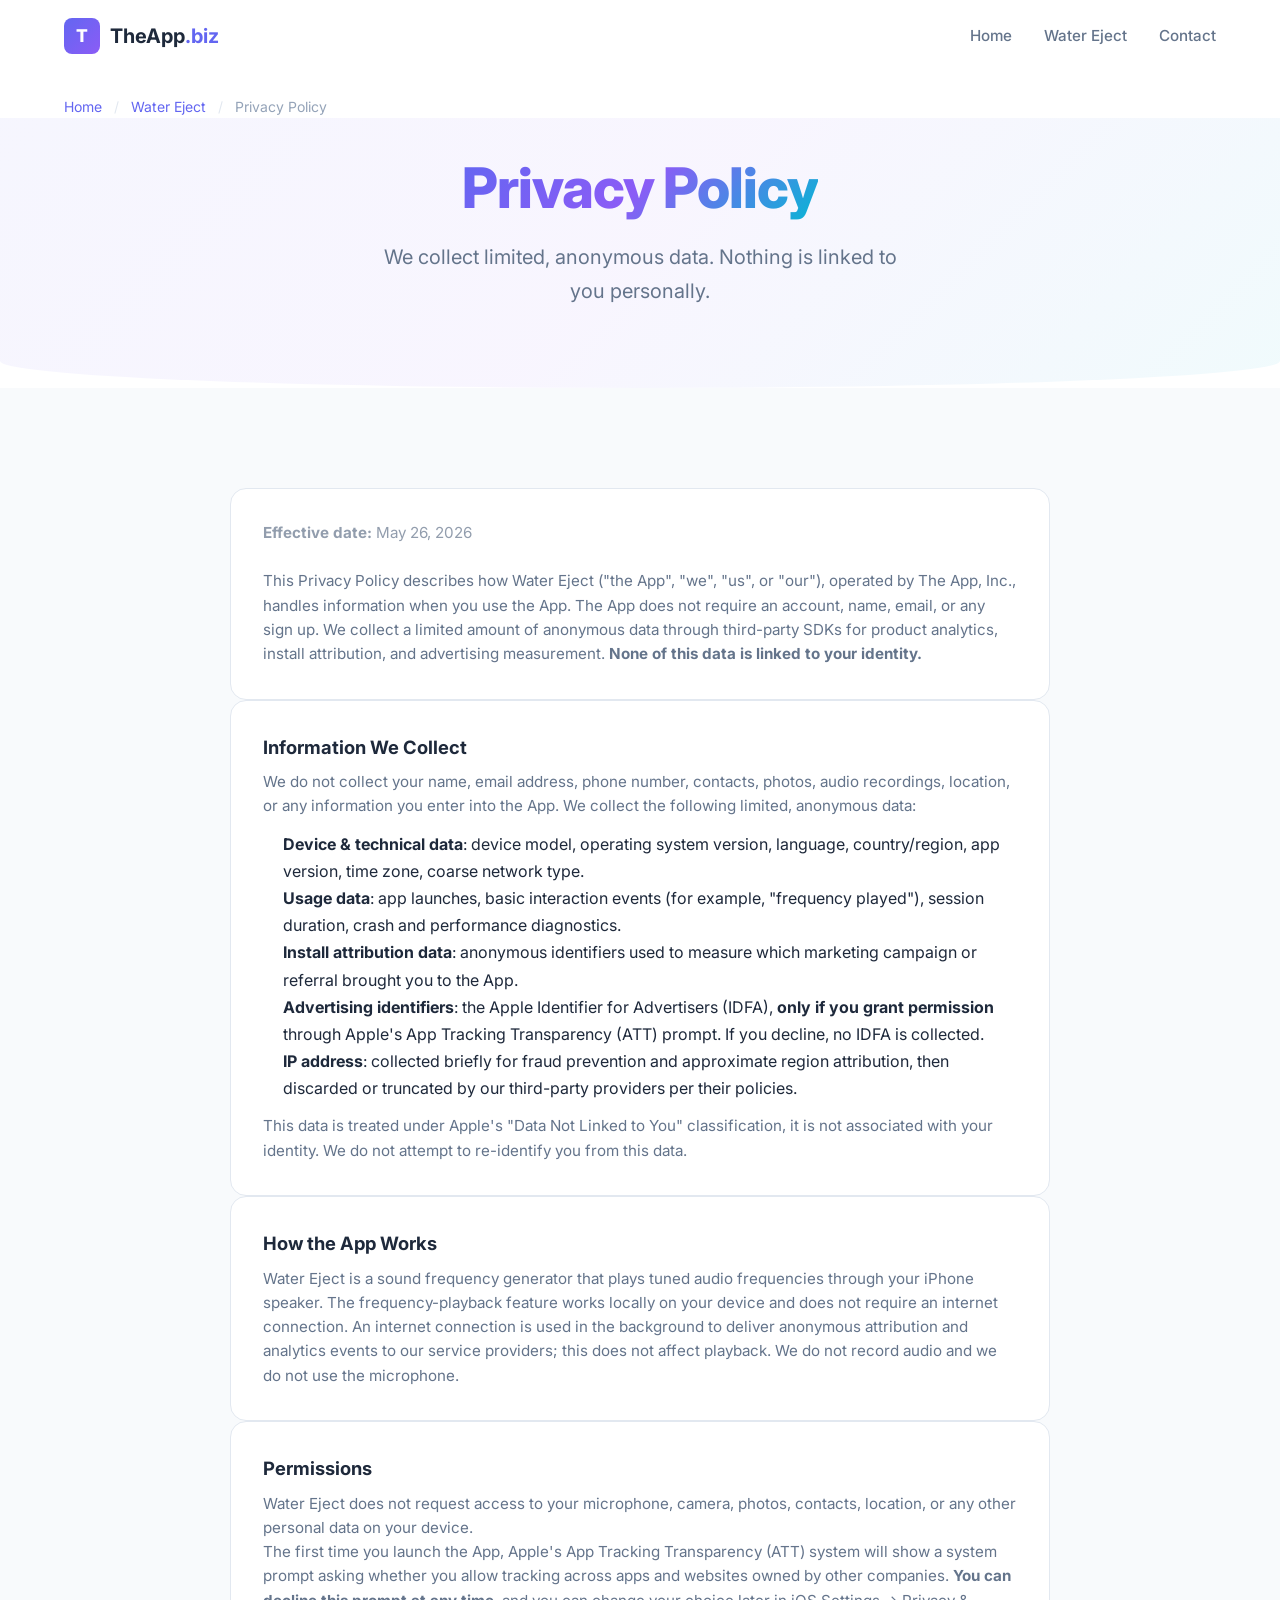
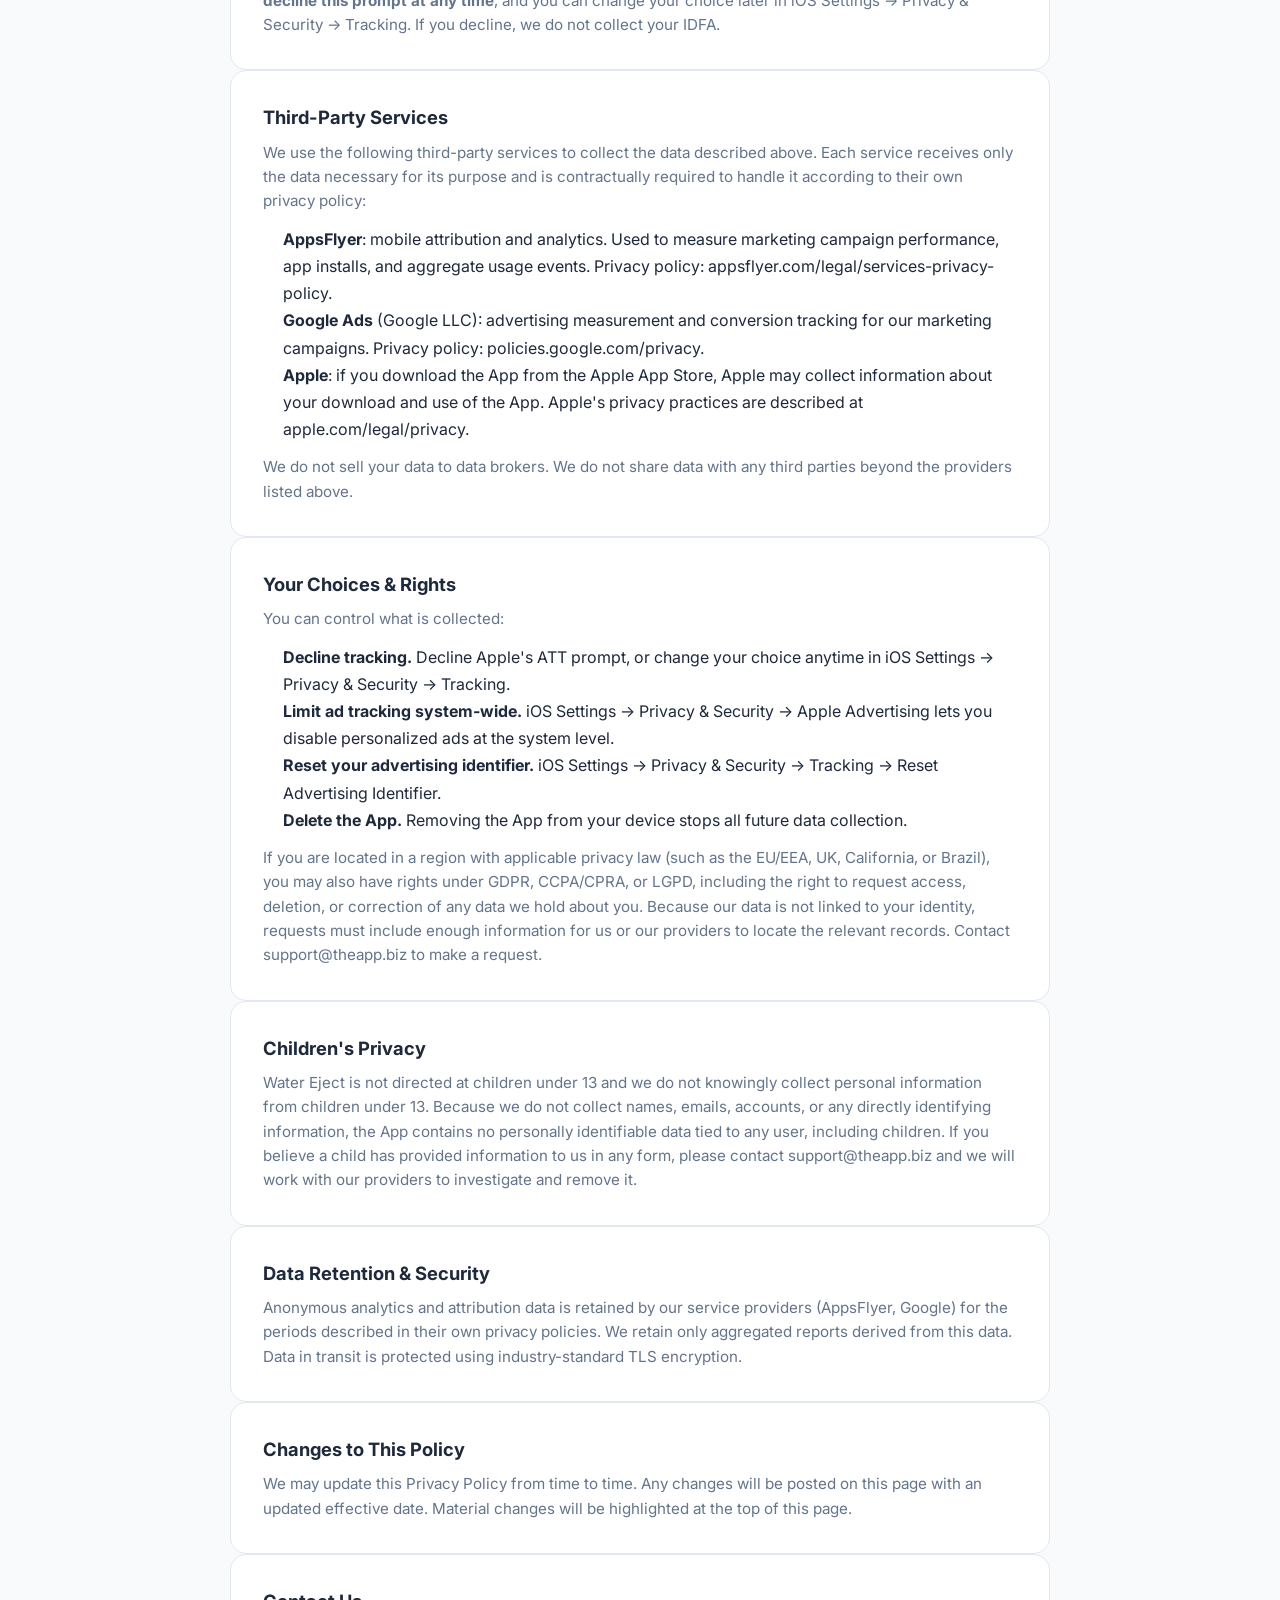
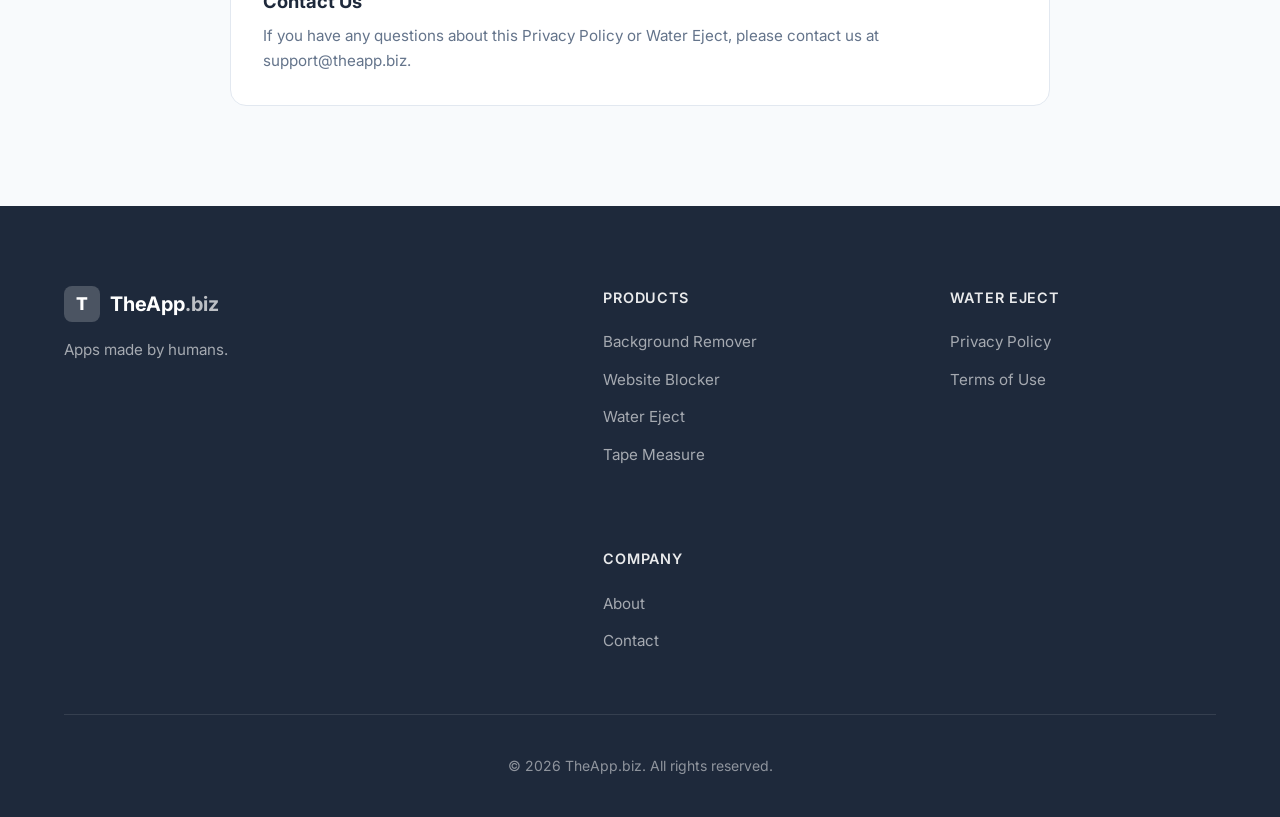
<file: watereject/privacy.html>
<!DOCTYPE html>
<html lang="en">
<head>
    <meta charset="UTF-8">
    <meta name="viewport" content="width=device-width, initial-scale=1.0">
    <meta name="description" content="Privacy Policy for Water Eject, the sound frequency generator for iPhone. We collect limited anonymous data through AppsFlyer and Google Ads that is not linked to your identity. No account required.">
    <meta name="author" content="TheApp.biz">
    <meta name="robots" content="index, follow">
    <link rel="canonical" href="https://theapp.biz/watereject/privacy.html">
    <title>Privacy Policy - Water Eject | TheApp.biz</title>

    <link rel="stylesheet" href="../css/style.css">
    <link rel="preconnect" href="https://fonts.googleapis.com">
    <link rel="preconnect" href="https://fonts.gstatic.com" crossorigin>
    <link href="https://fonts.googleapis.com/css2?family=Inter:wght@400;500;600;700;800&display=swap" rel="stylesheet">
</head>
<body>
    <!-- Header -->
    <header class="header">
        <nav class="nav container">
            <a href="/" class="logo">
                <span class="logo-icon">T</span>
                <span class="logo-text">TheApp<span class="logo-accent">.biz</span></span>
            </a>
            <ul class="nav-links">
                <li><a href="/">Home</a></li>
                <li><a href="/watereject/">Water Eject</a></li>
                <li><a href="/#contact">Contact</a></li>
            </ul>
            <button class="mobile-menu-btn" aria-label="Toggle menu">
                <span></span>
                <span></span>
                <span></span>
            </button>
        </nav>
    </header>

    <main>
        <!-- Breadcrumb -->
        <nav class="breadcrumb container" aria-label="Breadcrumb">
            <a href="/">Home</a>
            <span class="breadcrumb-separator">/</span>
            <a href="/watereject/">Water Eject</a>
            <span class="breadcrumb-separator">/</span>
            <span>Privacy Policy</span>
        </nav>

        <!-- Hero -->
        <section class="product-hero">
            <div class="container">
                <div class="product-hero-content">
                    <h1 class="product-hero-title"><span class="gradient-text">Privacy Policy</span></h1>
                    <p class="product-hero-tagline">We collect limited, anonymous data. Nothing is linked to you personally.</p>
                </div>
            </div>
            <div class="hero-bg"></div>
        </section>

        <!-- Policy Content -->
        <section class="pp-features">
            <div class="container">
                <div class="pp-faq-list" style="max-width:820px;margin:0 auto">
                    <div class="pp-feature-card">
                        <p style="opacity:0.7;margin-bottom:1.5rem"><strong>Effective date:</strong> May 26, 2026</p>
                        <p>This Privacy Policy describes how Water Eject ("the App", "we", "us", or "our"), operated by The App, Inc., handles information when you use the App. The App does not require an account, name, email, or any sign up. We collect a limited amount of anonymous data through third-party SDKs for product analytics, install attribution, and advertising measurement. <strong>None of this data is linked to your identity.</strong></p>
                    </div>

                    <div class="pp-feature-card">
                        <h3>Information We Collect</h3>
                        <p>We do not collect your name, email address, phone number, contacts, photos, audio recordings, location, or any information you enter into the App. We collect the following limited, anonymous data:</p>
                        <ul style="margin:0.75rem 0 0 1.25rem;line-height:1.7">
                            <li><strong>Device &amp; technical data</strong>: device model, operating system version, language, country/region, app version, time zone, coarse network type.</li>
                            <li><strong>Usage data</strong>: app launches, basic interaction events (for example, "frequency played"), session duration, crash and performance diagnostics.</li>
                            <li><strong>Install attribution data</strong>: anonymous identifiers used to measure which marketing campaign or referral brought you to the App.</li>
                            <li><strong>Advertising identifiers</strong>: the Apple Identifier for Advertisers (IDFA), <strong>only if you grant permission</strong> through Apple's App Tracking Transparency (ATT) prompt. If you decline, no IDFA is collected.</li>
                            <li><strong>IP address</strong>: collected briefly for fraud prevention and approximate region attribution, then discarded or truncated by our third-party providers per their policies.</li>
                        </ul>
                        <p style="margin-top:0.75rem">This data is treated under Apple's "Data Not Linked to You" classification, it is not associated with your identity. We do not attempt to re-identify you from this data.</p>
                    </div>

                    <div class="pp-feature-card">
                        <h3>How the App Works</h3>
                        <p>Water Eject is a sound frequency generator that plays tuned audio frequencies through your iPhone speaker. The frequency-playback feature works locally on your device and does not require an internet connection. An internet connection is used in the background to deliver anonymous attribution and analytics events to our service providers; this does not affect playback. We do not record audio and we do not use the microphone.</p>
                    </div>

                    <div class="pp-feature-card">
                        <h3>Permissions</h3>
                        <p>Water Eject does not request access to your microphone, camera, photos, contacts, location, or any other personal data on your device.</p>
                        <p>The first time you launch the App, Apple's App Tracking Transparency (ATT) system will show a system prompt asking whether you allow tracking across apps and websites owned by other companies. <strong>You can decline this prompt at any time</strong>, and you can change your choice later in iOS Settings → Privacy &amp; Security → Tracking. If you decline, we do not collect your IDFA.</p>
                    </div>

                    <div class="pp-feature-card">
                        <h3>Third-Party Services</h3>
                        <p>We use the following third-party services to collect the data described above. Each service receives only the data necessary for its purpose and is contractually required to handle it according to their own privacy policy:</p>
                        <ul style="margin:0.75rem 0 0 1.25rem;line-height:1.7">
                            <li><strong>AppsFlyer</strong>: mobile attribution and analytics. Used to measure marketing campaign performance, app installs, and aggregate usage events. Privacy policy: <a href="https://www.appsflyer.com/legal/services-privacy-policy/" target="_blank" rel="noopener">appsflyer.com/legal/services-privacy-policy</a>.</li>
                            <li><strong>Google Ads</strong> (Google LLC): advertising measurement and conversion tracking for our marketing campaigns. Privacy policy: <a href="https://policies.google.com/privacy" target="_blank" rel="noopener">policies.google.com/privacy</a>.</li>
                            <li><strong>Apple</strong>: if you download the App from the Apple App Store, Apple may collect information about your download and use of the App. Apple's privacy practices are described at <a href="https://www.apple.com/legal/privacy/" target="_blank" rel="noopener">apple.com/legal/privacy</a>.</li>
                        </ul>
                        <p style="margin-top:0.75rem">We do not sell your data to data brokers. We do not share data with any third parties beyond the providers listed above.</p>
                    </div>

                    <div class="pp-feature-card">
                        <h3>Your Choices &amp; Rights</h3>
                        <p>You can control what is collected:</p>
                        <ul style="margin:0.75rem 0 0 1.25rem;line-height:1.7">
                            <li><strong>Decline tracking.</strong> Decline Apple's ATT prompt, or change your choice anytime in iOS Settings → Privacy &amp; Security → Tracking.</li>
                            <li><strong>Limit ad tracking system-wide.</strong> iOS Settings → Privacy &amp; Security → Apple Advertising lets you disable personalized ads at the system level.</li>
                            <li><strong>Reset your advertising identifier.</strong> iOS Settings → Privacy &amp; Security → Tracking → Reset Advertising Identifier.</li>
                            <li><strong>Delete the App.</strong> Removing the App from your device stops all future data collection.</li>
                        </ul>
                        <p style="margin-top:0.75rem">If you are located in a region with applicable privacy law (such as the EU/EEA, UK, California, or Brazil), you may also have rights under GDPR, CCPA/CPRA, or LGPD, including the right to request access, deletion, or correction of any data we hold about you. Because our data is not linked to your identity, requests must include enough information for us or our providers to locate the relevant records. Contact <a href="mailto:support@theapp.biz">support@theapp.biz</a> to make a request.</p>
                    </div>

                    <div class="pp-feature-card">
                        <h3>Children's Privacy</h3>
                        <p>Water Eject is not directed at children under 13 and we do not knowingly collect personal information from children under 13. Because we do not collect names, emails, accounts, or any directly identifying information, the App contains no personally identifiable data tied to any user, including children. If you believe a child has provided information to us in any form, please contact <a href="mailto:support@theapp.biz">support@theapp.biz</a> and we will work with our providers to investigate and remove it.</p>
                    </div>

                    <div class="pp-feature-card">
                        <h3>Data Retention &amp; Security</h3>
                        <p>Anonymous analytics and attribution data is retained by our service providers (AppsFlyer, Google) for the periods described in their own privacy policies. We retain only aggregated reports derived from this data. Data in transit is protected using industry-standard TLS encryption.</p>
                    </div>

                    <div class="pp-feature-card">
                        <h3>Changes to This Policy</h3>
                        <p>We may update this Privacy Policy from time to time. Any changes will be posted on this page with an updated effective date. Material changes will be highlighted at the top of this page.</p>
                    </div>

                    <div class="pp-feature-card">
                        <h3>Contact Us</h3>
                        <p>If you have any questions about this Privacy Policy or Water Eject, please contact us at <a href="mailto:support@theapp.biz">support@theapp.biz</a>.</p>
                    </div>
                </div>
            </div>
        </section>
    </main>

    <!-- Footer -->
    <footer class="footer">
        <div class="container">
            <div class="footer-content">
                <div class="footer-brand">
                    <a href="/" class="logo">
                        <span class="logo-icon">T</span>
                        <span class="logo-text">TheApp<span class="logo-accent">.biz</span></span>
                    </a>
                    <p class="footer-tagline">Apps made by humans.</p>
                </div>
                <div class="footer-links">
                    <div class="footer-column">
                        <h4>Products</h4>
                        <ul>
                            <li><a href="/backgroundremover/">Background Remover</a></li>
                            <li><a href="/websiteblocker/">Website Blocker</a></li>
                            <li><a href="/watereject/">Water Eject</a></li>
                            <li><a href="/tapemeasure/">Tape Measure</a></li>
                        </ul>
                    </div>
                    <div class="footer-column">
                        <h4>Water Eject</h4>
                        <ul>
                            <li><a href="/watereject/privacy.html">Privacy Policy</a></li>
                            <li><a href="/watereject/terms.html">Terms of Use</a></li>
                        </ul>
                    </div>
                    <div class="footer-column">
                        <h4>Company</h4>
                        <ul>
                            <li><a href="/#about">About</a></li>
                            <li><a href="/#contact">Contact</a></li>
                        </ul>
                    </div>
                </div>
            </div>
            <div class="footer-bottom">
                <p>&copy; 2026 TheApp.biz. All rights reserved.</p>
            </div>
        </div>
    </footer>

    <script>
        const mobileMenuBtn = document.querySelector('.mobile-menu-btn');
        const navLinks = document.querySelector('.nav-links');

        mobileMenuBtn.addEventListener('click', () => {
            navLinks.classList.toggle('active');
            mobileMenuBtn.classList.toggle('active');
        });

        const header = document.querySelector('.header');
        window.addEventListener('scroll', () => {
            if (window.pageYOffset > 50) {
                header.classList.add('scrolled');
            } else {
                header.classList.remove('scrolled');
            }
        });
    </script>
</body>
</html>
</file>
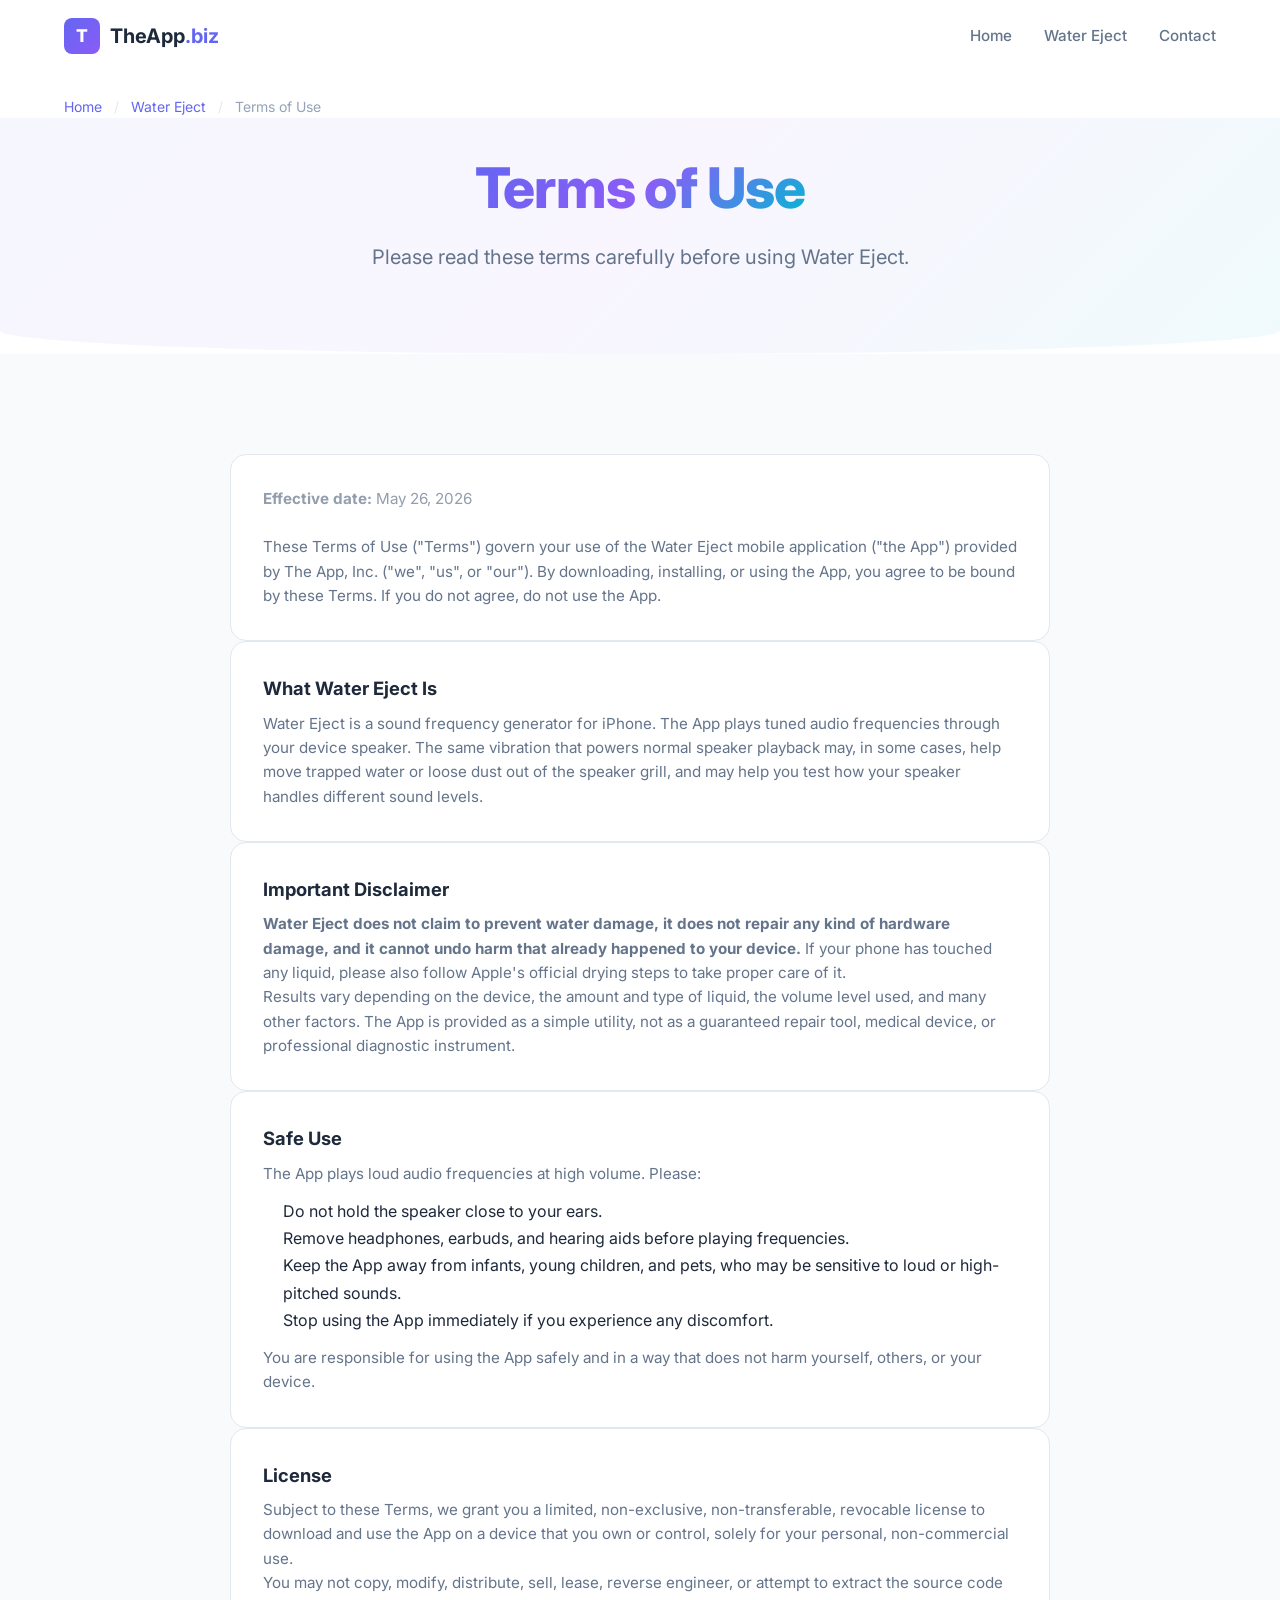
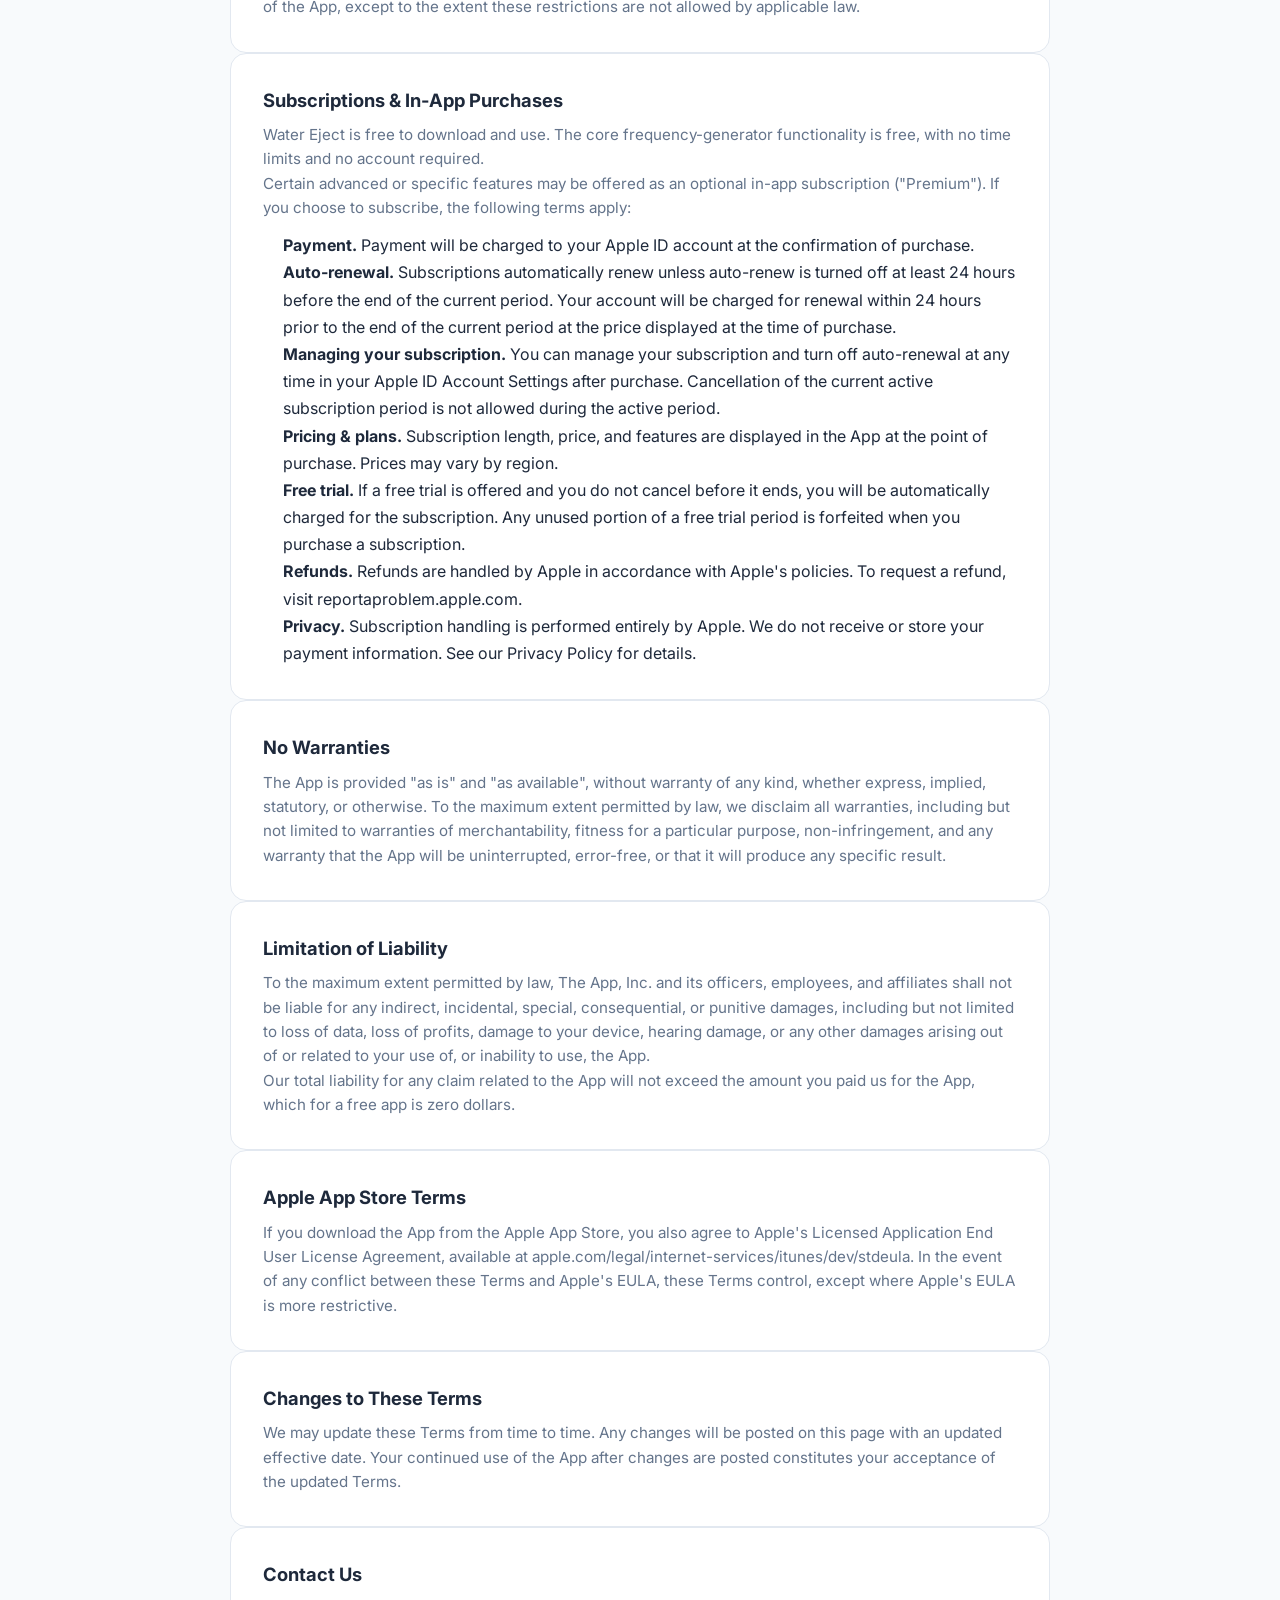
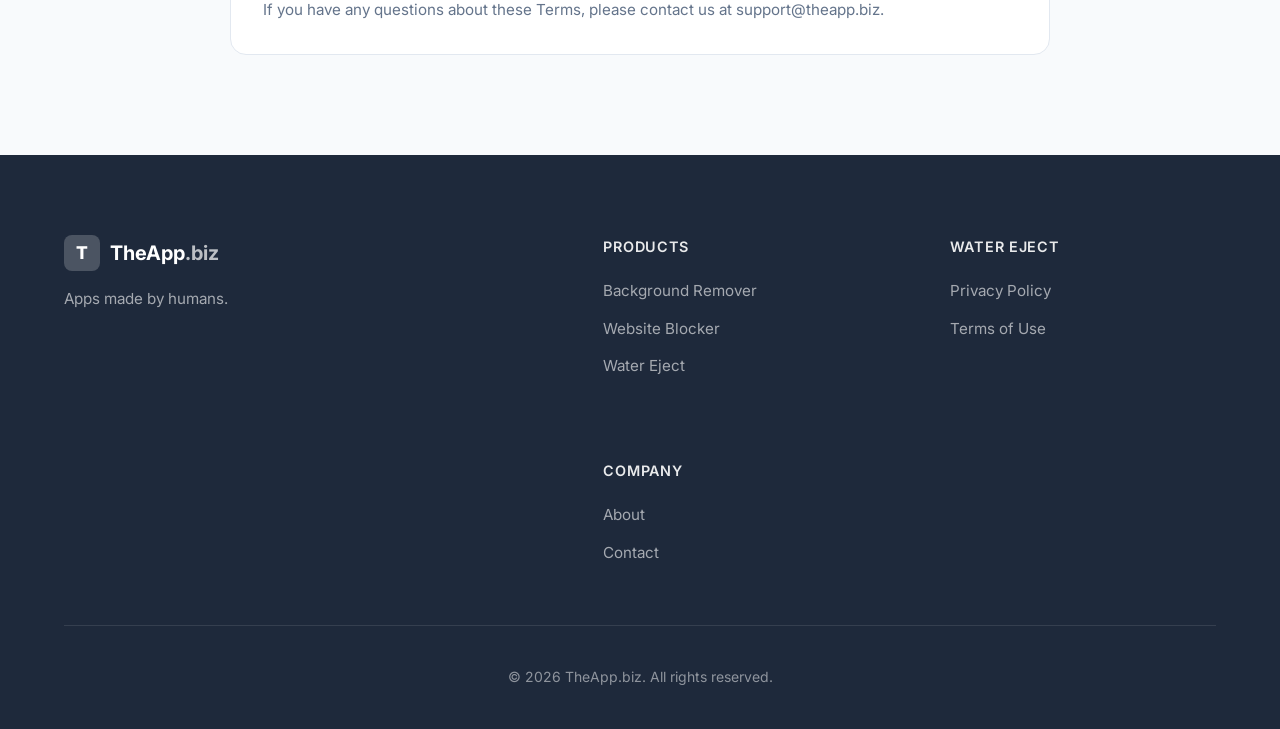
<file: watereject/terms.html>
<!DOCTYPE html>
<html lang="en">
<head>
    <meta charset="UTF-8">
    <meta name="viewport" content="width=device-width, initial-scale=1.0">
    <meta name="description" content="Terms of Use for Water Eject — the sound frequency generator for iPhone. Important disclaimers and the rules for using the App.">
    <meta name="author" content="TheApp.biz">
    <meta name="robots" content="index, follow">
    <link rel="canonical" href="https://theapp.biz/watereject/terms.html">
    <title>Terms of Use - Water Eject | TheApp.biz</title>

    <link rel="stylesheet" href="../css/style.css">
    <link rel="preconnect" href="https://fonts.googleapis.com">
    <link rel="preconnect" href="https://fonts.gstatic.com" crossorigin>
    <link href="https://fonts.googleapis.com/css2?family=Inter:wght@400;500;600;700;800&display=swap" rel="stylesheet">
</head>
<body>
    <!-- Header -->
    <header class="header">
        <nav class="nav container">
            <a href="/" class="logo">
                <span class="logo-icon">T</span>
                <span class="logo-text">TheApp<span class="logo-accent">.biz</span></span>
            </a>
            <ul class="nav-links">
                <li><a href="/">Home</a></li>
                <li><a href="/watereject/">Water Eject</a></li>
                <li><a href="/#contact">Contact</a></li>
            </ul>
            <button class="mobile-menu-btn" aria-label="Toggle menu">
                <span></span>
                <span></span>
                <span></span>
            </button>
        </nav>
    </header>

    <main>
        <!-- Breadcrumb -->
        <nav class="breadcrumb container" aria-label="Breadcrumb">
            <a href="/">Home</a>
            <span class="breadcrumb-separator">/</span>
            <a href="/watereject/">Water Eject</a>
            <span class="breadcrumb-separator">/</span>
            <span>Terms of Use</span>
        </nav>

        <!-- Hero -->
        <section class="product-hero">
            <div class="container">
                <div class="product-hero-content">
                    <h1 class="product-hero-title"><span class="gradient-text">Terms of Use</span></h1>
                    <p class="product-hero-tagline">Please read these terms carefully before using Water Eject.</p>
                </div>
            </div>
            <div class="hero-bg"></div>
        </section>

        <!-- Terms Content -->
        <section class="pp-features">
            <div class="container">
                <div class="pp-faq-list" style="max-width:820px;margin:0 auto">
                    <div class="pp-feature-card">
                        <p style="opacity:0.7;margin-bottom:1.5rem"><strong>Effective date:</strong> May 26, 2026</p>
                        <p>These Terms of Use ("Terms") govern your use of the Water Eject mobile application ("the App") provided by The App, Inc. ("we", "us", or "our"). By downloading, installing, or using the App, you agree to be bound by these Terms. If you do not agree, do not use the App.</p>
                    </div>

                    <div class="pp-feature-card">
                        <h3>What Water Eject Is</h3>
                        <p>Water Eject is a sound frequency generator for iPhone. The App plays tuned audio frequencies through your device speaker. The same vibration that powers normal speaker playback may, in some cases, help move trapped water or loose dust out of the speaker grill, and may help you test how your speaker handles different sound levels.</p>
                    </div>

                    <div class="pp-feature-card">
                        <h3>Important Disclaimer</h3>
                        <p><strong>Water Eject does not claim to prevent water damage, it does not repair any kind of hardware damage, and it cannot undo harm that already happened to your device.</strong> If your phone has touched any liquid, please also follow Apple's official drying steps to take proper care of it.</p>
                        <p>Results vary depending on the device, the amount and type of liquid, the volume level used, and many other factors. The App is provided as a simple utility, not as a guaranteed repair tool, medical device, or professional diagnostic instrument.</p>
                    </div>

                    <div class="pp-feature-card">
                        <h3>Safe Use</h3>
                        <p>The App plays loud audio frequencies at high volume. Please:</p>
                        <ul style="margin:0.75rem 0 0 1.25rem;line-height:1.7">
                            <li>Do not hold the speaker close to your ears.</li>
                            <li>Remove headphones, earbuds, and hearing aids before playing frequencies.</li>
                            <li>Keep the App away from infants, young children, and pets, who may be sensitive to loud or high-pitched sounds.</li>
                            <li>Stop using the App immediately if you experience any discomfort.</li>
                        </ul>
                        <p style="margin-top:0.75rem">You are responsible for using the App safely and in a way that does not harm yourself, others, or your device.</p>
                    </div>

                    <div class="pp-feature-card">
                        <h3>License</h3>
                        <p>Subject to these Terms, we grant you a limited, non-exclusive, non-transferable, revocable license to download and use the App on a device that you own or control, solely for your personal, non-commercial use.</p>
                        <p>You may not copy, modify, distribute, sell, lease, reverse engineer, or attempt to extract the source code of the App, except to the extent these restrictions are not allowed by applicable law.</p>
                    </div>

                    <div class="pp-feature-card">
                        <h3>Subscriptions &amp; In-App Purchases</h3>
                        <p>Water Eject is free to download and use. The core frequency-generator functionality is free, with no time limits and no account required.</p>
                        <p>Certain advanced or specific features may be offered as an optional in-app subscription ("Premium"). If you choose to subscribe, the following terms apply:</p>
                        <ul style="margin:0.75rem 0 0 1.25rem;line-height:1.7">
                            <li><strong>Payment.</strong> Payment will be charged to your Apple ID account at the confirmation of purchase.</li>
                            <li><strong>Auto-renewal.</strong> Subscriptions automatically renew unless auto-renew is turned off at least 24 hours before the end of the current period. Your account will be charged for renewal within 24 hours prior to the end of the current period at the price displayed at the time of purchase.</li>
                            <li><strong>Managing your subscription.</strong> You can manage your subscription and turn off auto-renewal at any time in your Apple ID Account Settings after purchase. Cancellation of the current active subscription period is not allowed during the active period.</li>
                            <li><strong>Pricing &amp; plans.</strong> Subscription length, price, and features are displayed in the App at the point of purchase. Prices may vary by region.</li>
                            <li><strong>Free trial.</strong> If a free trial is offered and you do not cancel before it ends, you will be automatically charged for the subscription. Any unused portion of a free trial period is forfeited when you purchase a subscription.</li>
                            <li><strong>Refunds.</strong> Refunds are handled by Apple in accordance with Apple's policies. To request a refund, visit <a href="https://reportaproblem.apple.com" target="_blank" rel="noopener">reportaproblem.apple.com</a>.</li>
                            <li><strong>Privacy.</strong> Subscription handling is performed entirely by Apple. We do not receive or store your payment information. See our <a href="/watereject/privacy.html">Privacy Policy</a> for details.</li>
                        </ul>
                    </div>

                    <div class="pp-feature-card">
                        <h3>No Warranties</h3>
                        <p>The App is provided "as is" and "as available", without warranty of any kind, whether express, implied, statutory, or otherwise. To the maximum extent permitted by law, we disclaim all warranties, including but not limited to warranties of merchantability, fitness for a particular purpose, non-infringement, and any warranty that the App will be uninterrupted, error-free, or that it will produce any specific result.</p>
                    </div>

                    <div class="pp-feature-card">
                        <h3>Limitation of Liability</h3>
                        <p>To the maximum extent permitted by law, The App, Inc. and its officers, employees, and affiliates shall not be liable for any indirect, incidental, special, consequential, or punitive damages, including but not limited to loss of data, loss of profits, damage to your device, hearing damage, or any other damages arising out of or related to your use of, or inability to use, the App.</p>
                        <p>Our total liability for any claim related to the App will not exceed the amount you paid us for the App, which for a free app is zero dollars.</p>
                    </div>

                    <div class="pp-feature-card">
                        <h3>Apple App Store Terms</h3>
                        <p>If you download the App from the Apple App Store, you also agree to Apple's Licensed Application End User License Agreement, available at <a href="https://www.apple.com/legal/internet-services/itunes/dev/stdeula/" target="_blank" rel="noopener">apple.com/legal/internet-services/itunes/dev/stdeula</a>. In the event of any conflict between these Terms and Apple's EULA, these Terms control, except where Apple's EULA is more restrictive.</p>
                    </div>

                    <div class="pp-feature-card">
                        <h3>Changes to These Terms</h3>
                        <p>We may update these Terms from time to time. Any changes will be posted on this page with an updated effective date. Your continued use of the App after changes are posted constitutes your acceptance of the updated Terms.</p>
                    </div>

                    <div class="pp-feature-card">
                        <h3>Contact Us</h3>
                        <p>If you have any questions about these Terms, please contact us at <a href="mailto:support@theapp.biz">support@theapp.biz</a>.</p>
                    </div>
                </div>
            </div>
        </section>
    </main>

    <!-- Footer -->
    <footer class="footer">
        <div class="container">
            <div class="footer-content">
                <div class="footer-brand">
                    <a href="/" class="logo">
                        <span class="logo-icon">T</span>
                        <span class="logo-text">TheApp<span class="logo-accent">.biz</span></span>
                    </a>
                    <p class="footer-tagline">Apps made by humans.</p>
                </div>
                <div class="footer-links">
                    <div class="footer-column">
                        <h4>Products</h4>
                        <ul>
                            <li><a href="/backgroundremover/">Background Remover</a></li>
                            <li><a href="/websiteblocker/">Website Blocker</a></li>
                            <li><a href="/watereject/">Water Eject</a></li>
                        </ul>
                    </div>
                    <div class="footer-column">
                        <h4>Water Eject</h4>
                        <ul>
                            <li><a href="/watereject/privacy.html">Privacy Policy</a></li>
                            <li><a href="/watereject/terms.html">Terms of Use</a></li>
                        </ul>
                    </div>
                    <div class="footer-column">
                        <h4>Company</h4>
                        <ul>
                            <li><a href="/#about">About</a></li>
                            <li><a href="/#contact">Contact</a></li>
                        </ul>
                    </div>
                </div>
            </div>
            <div class="footer-bottom">
                <p>&copy; 2026 TheApp.biz. All rights reserved.</p>
            </div>
        </div>
    </footer>

    <script>
        const mobileMenuBtn = document.querySelector('.mobile-menu-btn');
        const navLinks = document.querySelector('.nav-links');

        mobileMenuBtn.addEventListener('click', () => {
            navLinks.classList.toggle('active');
            mobileMenuBtn.classList.toggle('active');
        });

        const header = document.querySelector('.header');
        window.addEventListener('scroll', () => {
            if (window.pageYOffset > 50) {
                header.classList.add('scrolled');
            } else {
                header.classList.remove('scrolled');
            }
        });
    </script>
</body>
</html>
</file>
<file: css/style.css>
/* ===== CSS Variables ===== */
:root {
    --color-primary: #6366f1;
    --color-primary-dark: #4f46e5;
    --color-secondary: #8b5cf6;
    --color-background: #ffffff;
    --color-surface: #f8fafc;
    --color-text: #1e293b;
    --color-text-secondary: #64748b;
    --color-text-muted: #94a3b8;
    --color-border: #e2e8f0;
    --color-accent: #06b6d4;

    --font-family: 'Inter', -apple-system, BlinkMacSystemFont, 'Segoe UI', Roboto, Oxygen, Ubuntu, sans-serif;

    --shadow-sm: 0 1px 2px 0 rgb(0 0 0 / 0.05);
    --shadow-md: 0 4px 6px -1px rgb(0 0 0 / 0.1), 0 2px 4px -2px rgb(0 0 0 / 0.1);
    --shadow-lg: 0 10px 15px -3px rgb(0 0 0 / 0.1), 0 4px 6px -4px rgb(0 0 0 / 0.1);
    --shadow-xl: 0 20px 25px -5px rgb(0 0 0 / 0.1), 0 8px 10px -6px rgb(0 0 0 / 0.1);

    --radius-sm: 8px;
    --radius-md: 12px;
    --radius-lg: 16px;
    --radius-xl: 24px;

    --transition-fast: 150ms ease;
    --transition-normal: 250ms ease;
    --transition-slow: 350ms ease;
}

/* ===== Reset & Base ===== */
*, *::before, *::after {
    box-sizing: border-box;
    margin: 0;
    padding: 0;
}

html {
    scroll-behavior: smooth;
}

body {
    font-family: var(--font-family);
    font-size: 16px;
    line-height: 1.6;
    color: var(--color-text);
    background-color: var(--color-background);
    -webkit-font-smoothing: antialiased;
    -moz-osx-font-smoothing: grayscale;
}

img {
    max-width: 100%;
    height: auto;
    display: block;
}

a {
    color: inherit;
    text-decoration: none;
}

ul {
    list-style: none;
}

/* ===== Container ===== */
.container {
    width: 100%;
    max-width: 1200px;
    margin: 0 auto;
    padding: 0 24px;
}

/* ===== Header & Navigation ===== */
.header {
    position: fixed;
    top: 0;
    left: 0;
    right: 0;
    z-index: 1000;
    background: rgba(255, 255, 255, 0.8);
    backdrop-filter: blur(20px);
    -webkit-backdrop-filter: blur(20px);
    border-bottom: 1px solid transparent;
    transition: var(--transition-normal);
}

.header.scrolled {
    background: rgba(255, 255, 255, 0.95);
    border-bottom-color: var(--color-border);
    box-shadow: var(--shadow-sm);
}

.nav {
    display: flex;
    align-items: center;
    justify-content: space-between;
    height: 72px;
}

.logo {
    display: flex;
    align-items: center;
    gap: 10px;
    font-weight: 700;
    font-size: 1.25rem;
    transition: var(--transition-fast);
}

.logo:hover {
    opacity: 0.8;
}

.logo-icon {
    display: flex;
    align-items: center;
    justify-content: center;
    width: 36px;
    height: 36px;
    background: linear-gradient(135deg, var(--color-primary) 0%, var(--color-secondary) 100%);
    color: white;
    border-radius: var(--radius-sm);
    font-weight: 800;
    font-size: 1.1rem;
}

.logo-text {
    color: var(--color-text);
}

.logo-accent {
    color: var(--color-primary);
}

.nav-links {
    display: flex;
    align-items: center;
    gap: 32px;
}

.nav-links a {
    font-weight: 500;
    font-size: 0.95rem;
    color: var(--color-text-secondary);
    transition: var(--transition-fast);
    position: relative;
}

.nav-links a:hover {
    color: var(--color-text);
}

.nav-links a::after {
    content: '';
    position: absolute;
    bottom: -4px;
    left: 0;
    width: 0;
    height: 2px;
    background: var(--color-primary);
    transition: var(--transition-fast);
}

.nav-links a:hover::after {
    width: 100%;
}

/* Mobile Menu Button */
.mobile-menu-btn {
    display: none;
    flex-direction: column;
    justify-content: center;
    gap: 5px;
    width: 32px;
    height: 32px;
    background: none;
    border: none;
    cursor: pointer;
    padding: 4px;
}

.mobile-menu-btn span {
    display: block;
    width: 100%;
    height: 2px;
    background: var(--color-text);
    border-radius: 2px;
    transition: var(--transition-fast);
}

.mobile-menu-btn.active span:nth-child(1) {
    transform: rotate(45deg) translate(5px, 5px);
}

.mobile-menu-btn.active span:nth-child(2) {
    opacity: 0;
}

.mobile-menu-btn.active span:nth-child(3) {
    transform: rotate(-45deg) translate(5px, -5px);
}

/* ===== Hero Section ===== */
.hero {
    position: relative;
    min-height: 100vh;
    display: flex;
    align-items: center;
    padding: 120px 0 80px;
    overflow: hidden;
}

.hero-bg {
    position: absolute;
    top: 0;
    right: 0;
    width: 60%;
    height: 100%;
    background: linear-gradient(135deg, rgba(99, 102, 241, 0.08) 0%, rgba(139, 92, 246, 0.08) 50%, rgba(6, 182, 212, 0.08) 100%);
    border-bottom-left-radius: 50% 20%;
    z-index: -1;
}

.hero-content {
    max-width: 700px;
}

.hero-title {
    font-size: clamp(2.5rem, 6vw, 4.5rem);
    font-weight: 800;
    line-height: 1.1;
    letter-spacing: -0.02em;
    margin-bottom: 24px;
}

.gradient-text {
    background: linear-gradient(135deg, var(--color-primary) 0%, var(--color-secondary) 50%, var(--color-accent) 100%);
    -webkit-background-clip: text;
    -webkit-text-fill-color: transparent;
    background-clip: text;
}

.hero-subtitle {
    font-size: 1.25rem;
    color: var(--color-text-secondary);
    line-height: 1.7;
    margin-bottom: 40px;
    max-width: 540px;
}

.hero-cta {
    display: flex;
    gap: 16px;
    margin-bottom: 60px;
    flex-wrap: wrap;
}

/* Buttons */
.btn {
    display: inline-flex;
    align-items: center;
    justify-content: center;
    padding: 14px 28px;
    font-size: 1rem;
    font-weight: 600;
    border-radius: var(--radius-md);
    transition: var(--transition-normal);
    cursor: pointer;
    border: none;
}

.btn-primary {
    background: linear-gradient(135deg, var(--color-primary) 0%, var(--color-primary-dark) 100%);
    color: white;
    box-shadow: 0 4px 14px 0 rgba(99, 102, 241, 0.4);
}

.btn-primary:hover {
    transform: translateY(-2px);
    box-shadow: 0 6px 20px 0 rgba(99, 102, 241, 0.5);
}

.btn-secondary {
    background: var(--color-surface);
    color: var(--color-text);
    border: 1px solid var(--color-border);
}

.btn-secondary:hover {
    background: var(--color-background);
    border-color: var(--color-text-muted);
}

/* Hero Stats */
.hero-stats {
    display: flex;
    gap: 48px;
}

.stat {
    display: flex;
    flex-direction: column;
}

.stat-number {
    font-size: 2rem;
    font-weight: 800;
    color: var(--color-text);
    letter-spacing: -0.02em;
}

.stat-label {
    font-size: 0.875rem;
    color: var(--color-text-muted);
    font-weight: 500;
}

/* ===== Section Styles ===== */
.section-header {
    text-align: center;
    margin-bottom: 64px;
}

.section-title {
    font-size: clamp(2rem, 4vw, 2.75rem);
    font-weight: 800;
    letter-spacing: -0.02em;
    margin-bottom: 16px;
}

.section-subtitle {
    font-size: 1.125rem;
    color: var(--color-text-secondary);
    max-width: 500px;
    margin: 0 auto;
}

/* ===== Products Section ===== */
.products {
    padding: 100px 0;
    background: var(--color-surface);
}

.products-grid {
    display: grid;
    grid-template-columns: repeat(auto-fill, minmax(340px, 1fr));
    gap: 24px;
}

.product-card {
    background: var(--color-background);
    border-radius: var(--radius-lg);
    padding: 32px;
    border: 1px solid var(--color-border);
    transition: var(--transition-normal);
    display: flex;
    flex-direction: column;
}

.product-card:hover {
    transform: translateY(-4px);
    box-shadow: var(--shadow-xl);
    border-color: transparent;
}

.product-icon {
    width: 64px;
    height: 64px;
    border-radius: var(--radius-md);
    display: flex;
    align-items: center;
    justify-content: center;
    margin-bottom: 20px;
}

.product-icon svg {
    width: 32px;
    height: 32px;
    color: white;
}

.product-name {
    font-size: 1.25rem;
    font-weight: 700;
    margin-bottom: 8px;
}

.product-description {
    font-size: 0.95rem;
    color: var(--color-text-secondary);
    line-height: 1.6;
    margin-bottom: 16px;
    flex-grow: 1;
}

.product-rating {
    display: flex;
    align-items: center;
    gap: 8px;
    margin-bottom: 20px;
}

.stars {
    color: #fbbf24;
    font-size: 0.9rem;
    letter-spacing: 1px;
}

.rating-count {
    font-size: 0.85rem;
    color: var(--color-text-muted);
}

.product-badges {
    display: flex;
    gap: 12px;
}

.store-badge img {
    height: 40px;
    transition: var(--transition-fast);
}

.store-badge:hover img {
    opacity: 0.8;
}

/* Product QR Code - Desktop Only */
.product-qr {
    position: absolute;
    top: 24px;
    right: 24px;
    display: flex;
    flex-direction: column;
    align-items: center;
    gap: 4px;
}

.product-qr img {
    width: 52px;
    height: 52px;
    border-radius: 6px;
}

.product-qr span {
    font-size: 0.6rem;
    color: var(--color-text-muted);
    font-weight: 500;
    text-transform: uppercase;
    letter-spacing: 0.03em;
}

.product-card.has-qr {
    position: relative;
}

/* Product Icon Image */
.product-icon-img {
    width: 72px;
    height: 72px;
    border-radius: var(--radius-md);
    overflow: hidden;
    margin-bottom: 20px;
    box-shadow: var(--shadow-md);
}

.product-icon-img img {
    width: 100%;
    height: 100%;
    object-fit: cover;
}

/* Coming Soon Cards */
.product-card.coming-soon {
    position: relative;
    opacity: 0.85;
}

.product-card.coming-soon:hover {
    opacity: 1;
}

.coming-soon-badge {
    position: absolute;
    top: 16px;
    right: 16px;
    background: linear-gradient(135deg, var(--color-primary) 0%, var(--color-secondary) 100%);
    color: white;
    font-size: 0.75rem;
    font-weight: 600;
    padding: 6px 12px;
    border-radius: 20px;
    text-transform: uppercase;
    letter-spacing: 0.05em;
}

.product-card.placeholder {
    border-style: dashed;
    padding-top: 60px;
}

.placeholder-icon {
    background: linear-gradient(135deg, var(--color-border) 0%, #e2e8f0 100%);
}

.placeholder-icon svg {
    color: var(--color-text-muted);
}

/* ===== About Section ===== */
.about {
    padding: 100px 0;
}

.about-content {
    display: grid;
    grid-template-columns: 1fr 1fr;
    gap: 80px;
    align-items: center;
}

.about-text .section-title {
    text-align: left;
    margin-bottom: 24px;
}

.about-description {
    font-size: 1.1rem;
    color: var(--color-text-secondary);
    line-height: 1.8;
    margin-bottom: 20px;
}

.about-features {
    display: flex;
    flex-direction: column;
    gap: 24px;
    margin-top: 40px;
}

.feature {
    display: flex;
    align-items: flex-start;
    gap: 16px;
}

.feature-icon {
    width: 48px;
    height: 48px;
    min-width: 48px;
    background: linear-gradient(135deg, rgba(99, 102, 241, 0.1) 0%, rgba(139, 92, 246, 0.1) 100%);
    border-radius: var(--radius-sm);
    display: flex;
    align-items: center;
    justify-content: center;
}

.feature-icon svg {
    width: 24px;
    height: 24px;
    color: var(--color-primary);
}

.feature-text h4 {
    font-size: 1rem;
    font-weight: 600;
    margin-bottom: 4px;
}

.feature-text p {
    font-size: 0.9rem;
    color: var(--color-text-muted);
}

.about-visual {
    display: flex;
    justify-content: center;
    align-items: center;
}

.visual-card {
    width: 280px;
    height: 280px;
    background: linear-gradient(135deg, var(--color-primary) 0%, var(--color-secondary) 100%);
    border-radius: var(--radius-xl);
    display: flex;
    flex-direction: column;
    align-items: center;
    justify-content: center;
    gap: 24px;
    color: white;
    box-shadow: 0 25px 50px -12px rgba(99, 102, 241, 0.35);
}

.visual-icon svg {
    width: 80px;
    height: 80px;
    opacity: 0.9;
}

.visual-emoji {
    font-size: 5rem;
    line-height: 1;
    filter: drop-shadow(0 4px 8px rgba(0, 0, 0, 0.15));
}

.visual-card span {
    font-size: 1.1rem;
    font-weight: 600;
    text-align: center;
    line-height: 1.4;
    opacity: 0.9;
}

/* ===== Contact Section ===== */
.contact {
    padding: 100px 0;
    background: var(--color-surface);
}

.contact-content {
    text-align: center;
}

.contact-subtitle {
    font-size: 1.125rem;
    color: var(--color-text-secondary);
    margin-bottom: 48px;
}

.contact-methods {
    display: flex;
    justify-content: center;
    gap: 24px;
    flex-wrap: wrap;
}

.contact-card {
    display: flex;
    align-items: center;
    gap: 16px;
    padding: 20px 32px;
    background: var(--color-background);
    border: 1px solid var(--color-border);
    border-radius: var(--radius-md);
    transition: var(--transition-normal);
}

.contact-card:hover {
    border-color: var(--color-primary);
    box-shadow: var(--shadow-md);
    transform: translateY(-2px);
}

.contact-icon {
    width: 48px;
    height: 48px;
    background: linear-gradient(135deg, rgba(99, 102, 241, 0.1) 0%, rgba(139, 92, 246, 0.1) 100%);
    border-radius: var(--radius-sm);
    display: flex;
    align-items: center;
    justify-content: center;
}

.contact-icon svg {
    width: 24px;
    height: 24px;
    color: var(--color-primary);
}

.contact-card span {
    font-weight: 600;
    color: var(--color-text);
}

/* ===== Footer ===== */
.footer {
    padding: 80px 0 40px;
    background: var(--color-text);
    color: white;
}

.footer-content {
    display: grid;
    grid-template-columns: 1.5fr 2fr;
    gap: 80px;
    margin-bottom: 60px;
}

.footer-brand .logo {
    margin-bottom: 16px;
}

.footer-brand .logo-text {
    color: white;
}

.footer-brand .logo-accent {
    color: rgba(255, 255, 255, 0.7);
}

.footer-brand .logo-icon {
    background: rgba(255, 255, 255, 0.2);
}

.footer-tagline {
    color: rgba(255, 255, 255, 0.6);
    font-size: 0.95rem;
}

.footer-links {
    display: grid;
    grid-template-columns: repeat(2, 1fr);
    gap: 80px;
}

.footer-column h4 {
    font-size: 0.9rem;
    font-weight: 600;
    text-transform: uppercase;
    letter-spacing: 0.05em;
    margin-bottom: 20px;
    color: rgba(255, 255, 255, 0.9);
}

.footer-column ul {
    display: flex;
    flex-direction: column;
    gap: 12px;
}

.footer-column a {
    color: rgba(255, 255, 255, 0.6);
    font-size: 0.95rem;
    transition: var(--transition-fast);
}

.footer-column a:hover {
    color: white;
}

.footer-bottom {
    padding-top: 40px;
    border-top: 1px solid rgba(255, 255, 255, 0.1);
    text-align: center;
}

.footer-bottom p {
    color: rgba(255, 255, 255, 0.5);
    font-size: 0.875rem;
}

/* ===== Product Page Styles ===== */

/* Breadcrumb */
.breadcrumb {
    padding: 96px 24px 0;
    font-size: 0.875rem;
    color: var(--color-text-muted);
}

.breadcrumb a {
    color: var(--color-primary);
    transition: var(--transition-fast);
}

.breadcrumb a:hover {
    color: var(--color-primary-dark);
}

.breadcrumb-separator {
    margin: 0 8px;
    color: var(--color-border);
}

/* Product Hero */
.product-hero {
    padding: 40px 0 80px;
    position: relative;
    overflow: hidden;
}

.product-hero .hero-bg {
    position: absolute;
    top: 0;
    left: 50%;
    transform: translateX(-50%);
    width: 100%;
    height: 100%;
    background: linear-gradient(135deg, rgba(99, 102, 241, 0.06) 0%, rgba(139, 92, 246, 0.06) 50%, rgba(6, 182, 212, 0.06) 100%);
    border-radius: 0 0 50% 50% / 0 0 10% 10%;
    z-index: -1;
}

.product-hero-content {
    display: flex;
    flex-direction: column;
    align-items: center;
    text-align: center;
    gap: 20px;
}

.product-hero-icon {
    width: 128px;
    height: 128px;
    border-radius: var(--radius-xl);
    overflow: hidden;
    box-shadow: var(--shadow-xl);
}

.product-hero-icon img {
    width: 100%;
    height: 100%;
    object-fit: cover;
}

.product-hero-title {
    font-size: clamp(2.5rem, 5vw, 3.5rem);
    font-weight: 800;
    line-height: 1.1;
    letter-spacing: -0.02em;
}

.product-hero-tagline {
    font-size: 1.25rem;
    color: var(--color-text-secondary);
    line-height: 1.7;
    max-width: 540px;
}

.platform-badges {
    display: flex;
    gap: 8px;
    flex-wrap: wrap;
    align-items: center;
    justify-content: center;
}

.platform-badge {
    display: inline-flex;
    align-items: center;
    gap: 4px;
    padding: 6px 14px;
    background: var(--color-surface);
    border: 1px solid var(--color-border);
    border-radius: 20px;
    font-size: 0.8rem;
    font-weight: 600;
    color: var(--color-text-secondary);
}

.price-badge {
    display: inline-flex;
    align-items: center;
    padding: 6px 14px;
    background: linear-gradient(135deg, rgba(99, 102, 241, 0.1) 0%, rgba(139, 92, 246, 0.1) 100%);
    border: 1px solid rgba(99, 102, 241, 0.2);
    border-radius: 20px;
    font-size: 0.8rem;
    font-weight: 700;
    color: var(--color-primary);
}

/* Download area: badges + QR side by side */
.product-hero-downloads {
    display: flex;
    align-items: center;
    gap: 32px;
    margin-top: 12px;
}

.product-hero-badges {
    display: flex;
    flex-direction: column;
    gap: 12px;
}

.product-hero-badges .store-badge img {
    height: 44px;
}

.product-hero-qr {
    display: flex;
    flex-direction: column;
    align-items: center;
    gap: 6px;
}

.product-hero-qr img {
    width: 88px;
    height: 88px;
    border-radius: var(--radius-sm);
    box-shadow: var(--shadow-md);
}

.product-hero-qr span {
    font-size: 0.65rem;
    color: var(--color-text-muted);
    font-weight: 500;
    text-transform: uppercase;
    letter-spacing: 0.05em;
}

/* Smart App Banner (mobile only) */
.smart-banner {
    display: none;
    align-items: center;
    gap: 12px;
    padding: 10px 16px;
    background: var(--color-surface);
    border-bottom: 1px solid var(--color-border);
    position: fixed;
    top: 72px;
    left: 0;
    right: 0;
    z-index: 999;
}

.smart-banner-icon {
    width: 40px;
    height: 40px;
    border-radius: var(--radius-sm);
    overflow: hidden;
    flex-shrink: 0;
}

.smart-banner-icon img {
    width: 100%;
    height: 100%;
    object-fit: cover;
}

.smart-banner-info {
    flex: 1;
    min-width: 0;
}

.smart-banner-name {
    font-size: 0.85rem;
    font-weight: 600;
    color: var(--color-text);
}

.smart-banner-desc {
    font-size: 0.7rem;
    color: var(--color-text-muted);
}

.smart-banner .btn {
    padding: 8px 16px;
    font-size: 0.8rem;
    white-space: nowrap;
}

/* Features Grid (Product Pages) */
.pp-features {
    padding: 100px 0;
    background: var(--color-surface);
}

.pp-features-grid {
    display: grid;
    grid-template-columns: repeat(3, 1fr);
    gap: 24px;
}

.pp-feature-card {
    background: var(--color-background);
    border: 1px solid var(--color-border);
    border-radius: var(--radius-lg);
    padding: 32px;
    transition: var(--transition-normal);
}

.pp-feature-card:hover {
    transform: translateY(-4px);
    box-shadow: var(--shadow-xl);
    border-color: transparent;
}

.pp-feature-card-icon {
    width: 56px;
    height: 56px;
    background: linear-gradient(135deg, rgba(99, 102, 241, 0.1) 0%, rgba(139, 92, 246, 0.1) 100%);
    border-radius: var(--radius-sm);
    display: flex;
    align-items: center;
    justify-content: center;
    margin-bottom: 20px;
}

.pp-feature-card-icon svg {
    width: 28px;
    height: 28px;
    color: var(--color-primary);
}

.pp-feature-card h3 {
    font-size: 1.15rem;
    font-weight: 700;
    margin-bottom: 8px;
}

.pp-feature-card p {
    font-size: 0.95rem;
    color: var(--color-text-secondary);
    line-height: 1.6;
}

/* FAQ Section (Product Pages) */
.pp-faq {
    padding: 100px 0;
}

.pp-faq-list {
    max-width: 800px;
    margin: 0 auto;
    display: flex;
    flex-direction: column;
    gap: 0;
}

.pp-faq-item {
    border-bottom: 1px solid var(--color-border);
}

.pp-faq-item:first-child {
    border-top: 1px solid var(--color-border);
}

.pp-faq-item summary {
    display: flex;
    align-items: center;
    justify-content: space-between;
    padding: 20px 0;
    font-size: 1.05rem;
    font-weight: 600;
    cursor: pointer;
    list-style: none;
    transition: var(--transition-fast);
    color: var(--color-text);
}

.pp-faq-item summary::-webkit-details-marker {
    display: none;
}

.pp-faq-item summary::after {
    content: '+';
    font-size: 1.5rem;
    font-weight: 300;
    color: var(--color-text-muted);
    transition: var(--transition-fast);
    flex-shrink: 0;
    margin-left: 16px;
}

.pp-faq-item[open] summary::after {
    content: '-';
}

.pp-faq-item summary:hover {
    color: var(--color-primary);
}

.pp-faq-answer {
    padding: 0 0 20px;
    font-size: 0.95rem;
    color: var(--color-text-secondary);
    line-height: 1.7;
}

/* Pricing Section (Product Pages) */
.pp-pricing {
    padding: 100px 0;
    background: var(--color-surface);
}

.pp-pricing-grid {
    display: grid;
    grid-template-columns: repeat(3, 1fr);
    gap: 24px;
    max-width: 900px;
    margin: 0 auto;
}

.pp-pricing-card {
    background: var(--color-background);
    border: 1px solid var(--color-border);
    border-radius: var(--radius-lg);
    padding: 36px 28px;
    text-align: center;
    transition: var(--transition-normal);
    position: relative;
}

.pp-pricing-card:hover {
    transform: translateY(-4px);
    box-shadow: var(--shadow-xl);
}

.pp-pricing-card.highlighted {
    border: 2px solid var(--color-primary);
    box-shadow: var(--shadow-lg);
}

.pp-pricing-badge {
    position: absolute;
    top: -12px;
    left: 50%;
    transform: translateX(-50%);
    background: linear-gradient(135deg, var(--color-primary) 0%, var(--color-secondary) 100%);
    color: white;
    font-size: 0.75rem;
    font-weight: 600;
    padding: 4px 16px;
    border-radius: 20px;
    text-transform: uppercase;
    letter-spacing: 0.05em;
    white-space: nowrap;
}

.pp-pricing-name {
    font-size: 1.1rem;
    font-weight: 700;
    margin-bottom: 8px;
}

.pp-pricing-price {
    font-size: 2.5rem;
    font-weight: 800;
    letter-spacing: -0.02em;
    margin-bottom: 4px;
    color: var(--color-text);
}

.pp-pricing-period {
    font-size: 0.85rem;
    color: var(--color-text-muted);
    margin-bottom: 24px;
}

.pp-pricing-features {
    display: flex;
    flex-direction: column;
    gap: 12px;
    margin-bottom: 28px;
    text-align: left;
}

.pp-pricing-features li {
    font-size: 0.9rem;
    color: var(--color-text-secondary);
    display: flex;
    align-items: flex-start;
    gap: 8px;
}

.pp-pricing-features li::before {
    content: '\2713';
    color: var(--color-primary);
    font-weight: 700;
    flex-shrink: 0;
}

/* Download CTA Section */
.pp-download-cta {
    padding: 80px 0;
    background: linear-gradient(135deg, var(--color-primary) 0%, var(--color-secondary) 100%);
    color: white;
    text-align: center;
}

.pp-download-cta h2 {
    font-size: clamp(1.75rem, 4vw, 2.5rem);
    font-weight: 800;
    margin-bottom: 16px;
}

.pp-download-cta p {
    font-size: 1.1rem;
    opacity: 0.9;
    margin-bottom: 32px;
    max-width: 500px;
    margin-left: auto;
    margin-right: auto;
}

.pp-download-cta .btn-primary {
    background: white;
    color: var(--color-primary);
    box-shadow: 0 4px 14px rgba(0, 0, 0, 0.2);
}

.pp-download-cta .btn-primary:hover {
    box-shadow: 0 6px 20px rgba(0, 0, 0, 0.3);
}

.pp-download-cta .store-badge img {
    height: 48px;
}

.pp-download-badges {
    display: flex;
    justify-content: center;
    gap: 16px;
    flex-wrap: wrap;
}

.pp-download-qr {
    margin-top: 24px;
    display: flex;
    flex-direction: column;
    align-items: center;
    gap: 6px;
}

.pp-download-qr img {
    width: 80px;
    height: 80px;
    border-radius: var(--radius-sm);
}

.pp-download-qr span {
    font-size: 0.7rem;
    opacity: 0.8;
    text-transform: uppercase;
    letter-spacing: 0.05em;
    font-weight: 500;
}

/* Product card link wrapper */
.product-card-link {
    text-decoration: none;
    color: inherit;
    display: flex;
    flex-direction: column;
    flex-grow: 1;
}

/* ===== Responsive Design ===== */
@media (max-width: 1024px) {
    .product-qr {
        display: none;
    }

    .pp-features-grid {
        grid-template-columns: repeat(2, 1fr);
    }

    .pp-pricing-grid {
        grid-template-columns: repeat(3, 1fr);
    }

    .about-content {
        grid-template-columns: 1fr;
        gap: 60px;
    }

    .about-visual {
        order: -1;
    }

    .about-text .section-title {
        text-align: center;
    }

    .about-description {
        text-align: center;
    }

    .about-text {
        text-align: center;
    }

    .about-features {
        text-align: left;
        align-items: flex-start;
    }

    .feature {
        width: 100%;
    }

    .footer-content {
        grid-template-columns: 1fr;
        gap: 48px;
    }

    .footer-brand {
        text-align: center;
    }

    .footer-brand .logo {
        justify-content: center;
    }
}

@media (max-width: 768px) {
    .container {
        padding: 0 20px;
    }

    .nav-links {
        position: fixed;
        top: 72px;
        left: 0;
        right: 0;
        background: rgba(255, 255, 255, 0.98);
        backdrop-filter: blur(20px);
        -webkit-backdrop-filter: blur(20px);
        flex-direction: column;
        padding: 32px 24px;
        gap: 24px;
        border-bottom: 1px solid var(--color-border);
        transform: translateY(-100%);
        opacity: 0;
        pointer-events: none;
        transition: var(--transition-normal);
    }

    .nav-links.active {
        transform: translateY(0);
        opacity: 1;
        pointer-events: auto;
    }

    .mobile-menu-btn {
        display: flex;
    }

    .hero {
        padding: 100px 0 60px;
        min-height: auto;
    }

    .hero-title {
        font-size: 2.25rem;
    }

    .hero-bg {
        width: 100%;
        height: 50%;
        border-radius: 0;
    }

    .hero-subtitle {
        font-size: 1rem;
    }

    .hero-cta {
        flex-direction: column;
        margin-bottom: 40px;
    }

    .btn {
        width: 100%;
        justify-content: center;
        padding: 12px 24px;
    }

    .hero-stats {
        gap: 24px;
        flex-wrap: wrap;
        justify-content: center;
    }

    .stat-number {
        font-size: 1.5rem;
    }

    .stat-label {
        font-size: 0.75rem;
    }

    .products {
        padding: 60px 0;
    }

    .section-title {
        font-size: 1.75rem;
    }

    .section-subtitle {
        font-size: 1rem;
    }

    .products-grid {
        grid-template-columns: 1fr;
        gap: 16px;
    }

    .product-card {
        padding: 20px;
    }

    .product-card.placeholder {
        padding-top: 50px;
        min-height: 120px;
    }

    .coming-soon-badge {
        top: 12px;
        right: 12px;
        font-size: 0.7rem;
        padding: 5px 10px;
    }

    .product-icon-img {
        width: 60px;
        height: 60px;
    }

    .product-name {
        font-size: 1.1rem;
    }

    .product-description {
        font-size: 0.9rem;
    }

    .section-header {
        margin-bottom: 40px;
    }

    .about {
        padding: 60px 0;
    }

    .about-description {
        font-size: 1rem;
    }

    .about-features {
        gap: 20px;
        max-width: 100%;
        align-items: center;
    }

    .feature {
        flex-direction: column;
        text-align: center;
        gap: 12px;
        align-items: center;
        width: auto;
    }

    .feature-text {
        text-align: center;
    }

    .feature-icon {
        width: 48px;
        height: 48px;
        min-width: 48px;
    }

    .feature-text h4 {
        font-size: 0.95rem;
    }

    .feature-text p {
        font-size: 0.85rem;
    }

    .visual-card {
        width: 200px;
        height: 200px;
    }

    .visual-emoji {
        font-size: 4rem;
    }

    .visual-card span {
        font-size: 1rem;
    }

    .contact {
        padding: 60px 0;
    }

    .contact-subtitle {
        font-size: 1rem;
        margin-bottom: 32px;
    }

    .contact-methods {
        flex-direction: column;
    }

    .contact-card {
        justify-content: center;
        padding: 16px 24px;
    }

    .breadcrumb {
        padding-top: 84px;
    }

    .product-hero {
        padding: 24px 0 60px;
    }

    .product-hero-icon {
        width: 88px;
        height: 88px;
    }

    .smart-banner {
        display: flex;
    }

    .smart-banner .btn {
        width: auto;
    }

    .product-hero-qr {
        display: none;
    }

    .product-hero-downloads {
        flex-direction: column;
        gap: 16px;
    }

    .product-hero-badges {
        align-items: center;
    }

    .pp-download-qr {
        display: none;
    }

    .pp-features {
        padding: 60px 0;
    }

    .pp-features-grid {
        grid-template-columns: 1fr;
    }

    .pp-feature-card {
        padding: 24px;
    }

    .pp-faq {
        padding: 60px 0;
    }

    .pp-faq-item summary {
        font-size: 0.95rem;
        padding: 16px 0;
    }

    .pp-pricing {
        padding: 60px 0;
    }

    .pp-pricing-grid {
        grid-template-columns: 1fr;
        max-width: 400px;
    }

    .pp-download-cta {
        padding: 60px 0;
    }

    .footer {
        padding: 50px 0 28px;
    }

    .footer-content {
        gap: 40px;
    }

    .footer-links {
        grid-template-columns: 1fr 1fr;
        gap: 24px;
    }

    .footer-column h4 {
        font-size: 0.85rem;
        margin-bottom: 16px;
    }

    .footer-column a {
        font-size: 0.9rem;
    }

    .footer-bottom {
        padding-top: 28px;
    }

    .footer-bottom p {
        font-size: 0.8rem;
    }
}

@media (max-width: 480px) {
    .container {
        padding: 0 16px;
    }

    .hero {
        padding: 90px 0 50px;
    }

    .hero-title {
        font-size: 1.85rem;
    }

    .hero-subtitle {
        font-size: 0.95rem;
    }

    .hero-stats {
        justify-content: space-between;
        gap: 16px;
    }

    .stat {
        align-items: center;
    }

    .stat-number {
        font-size: 1.25rem;
    }

    .section-title {
        font-size: 1.5rem;
    }

    .product-card {
        padding: 16px;
    }

    .product-card.placeholder {
        padding-top: 45px;
        min-height: 100px;
    }

    .visual-card {
        width: 180px;
        height: 180px;
    }

    .visual-emoji {
        font-size: 3.5rem;
    }

    .visual-card span {
        font-size: 0.9rem;
    }

    .footer-links {
        grid-template-columns: 1fr;
        text-align: center;
        gap: 32px;
    }
}

/* ===== Animations ===== */
@keyframes fadeInUp {
    from {
        opacity: 0;
        transform: translateY(20px);
    }
    to {
        opacity: 1;
        transform: translateY(0);
    }
}

.hero-content {
    animation: fadeInUp 0.8s ease-out;
}

.product-card {
    animation: fadeInUp 0.6s ease-out;
    animation-fill-mode: both;
}

.product-card:nth-child(1) { animation-delay: 0.1s; }
.product-card:nth-child(2) { animation-delay: 0.2s; }
.product-card:nth-child(3) { animation-delay: 0.3s; }
.product-card:nth-child(4) { animation-delay: 0.4s; }
.product-card:nth-child(5) { animation-delay: 0.5s; }
.product-card:nth-child(6) { animation-delay: 0.6s; }

/* Intersection Observer Animation Support */
.product-card,
.about-content,
.contact-content {
    opacity: 1;
}

/* Focus States for Accessibility */
a:focus-visible,
button:focus-visible {
    outline: 2px solid var(--color-primary);
    outline-offset: 2px;
}

/* Reduced Motion */
@media (prefers-reduced-motion: reduce) {
    *,
    *::before,
    *::after {
        animation-duration: 0.01ms !important;
        animation-iteration-count: 1 !important;
        transition-duration: 0.01ms !important;
    }

    html {
        scroll-behavior: auto;
    }
}
</file>
